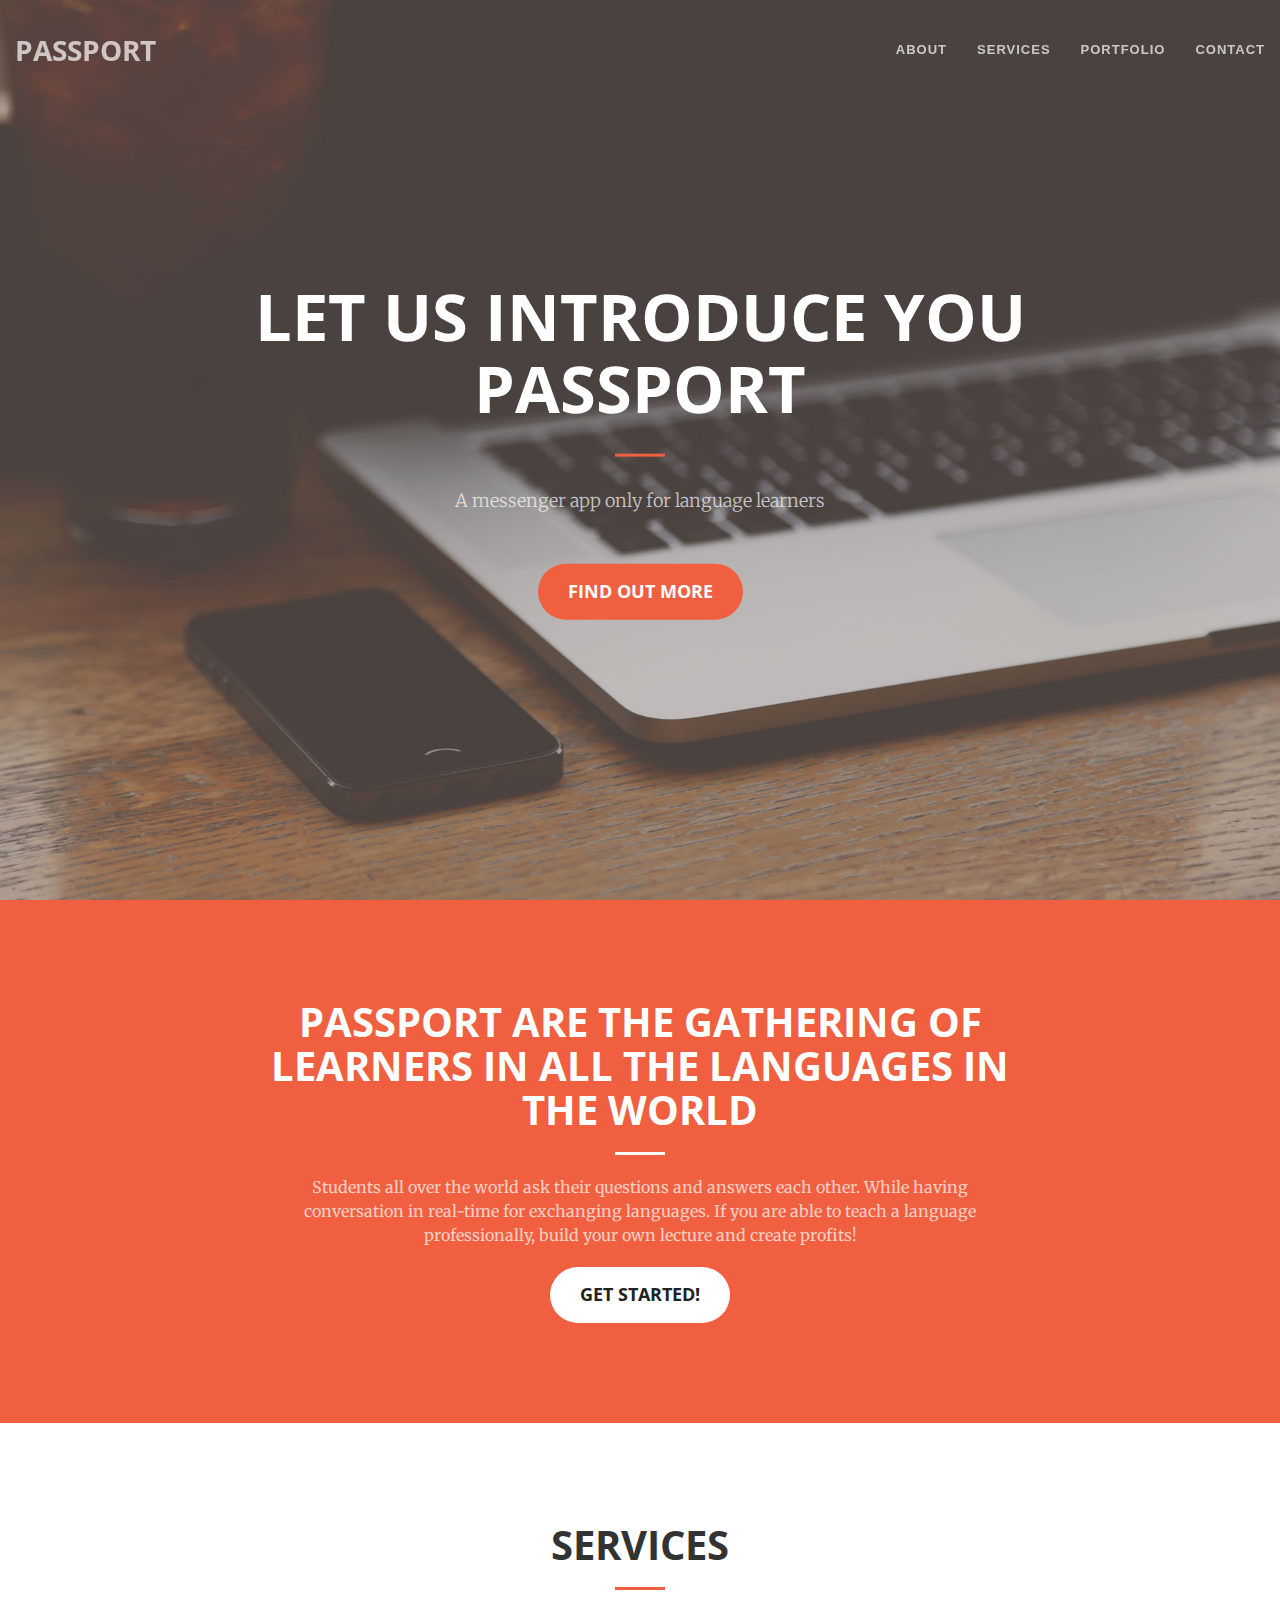
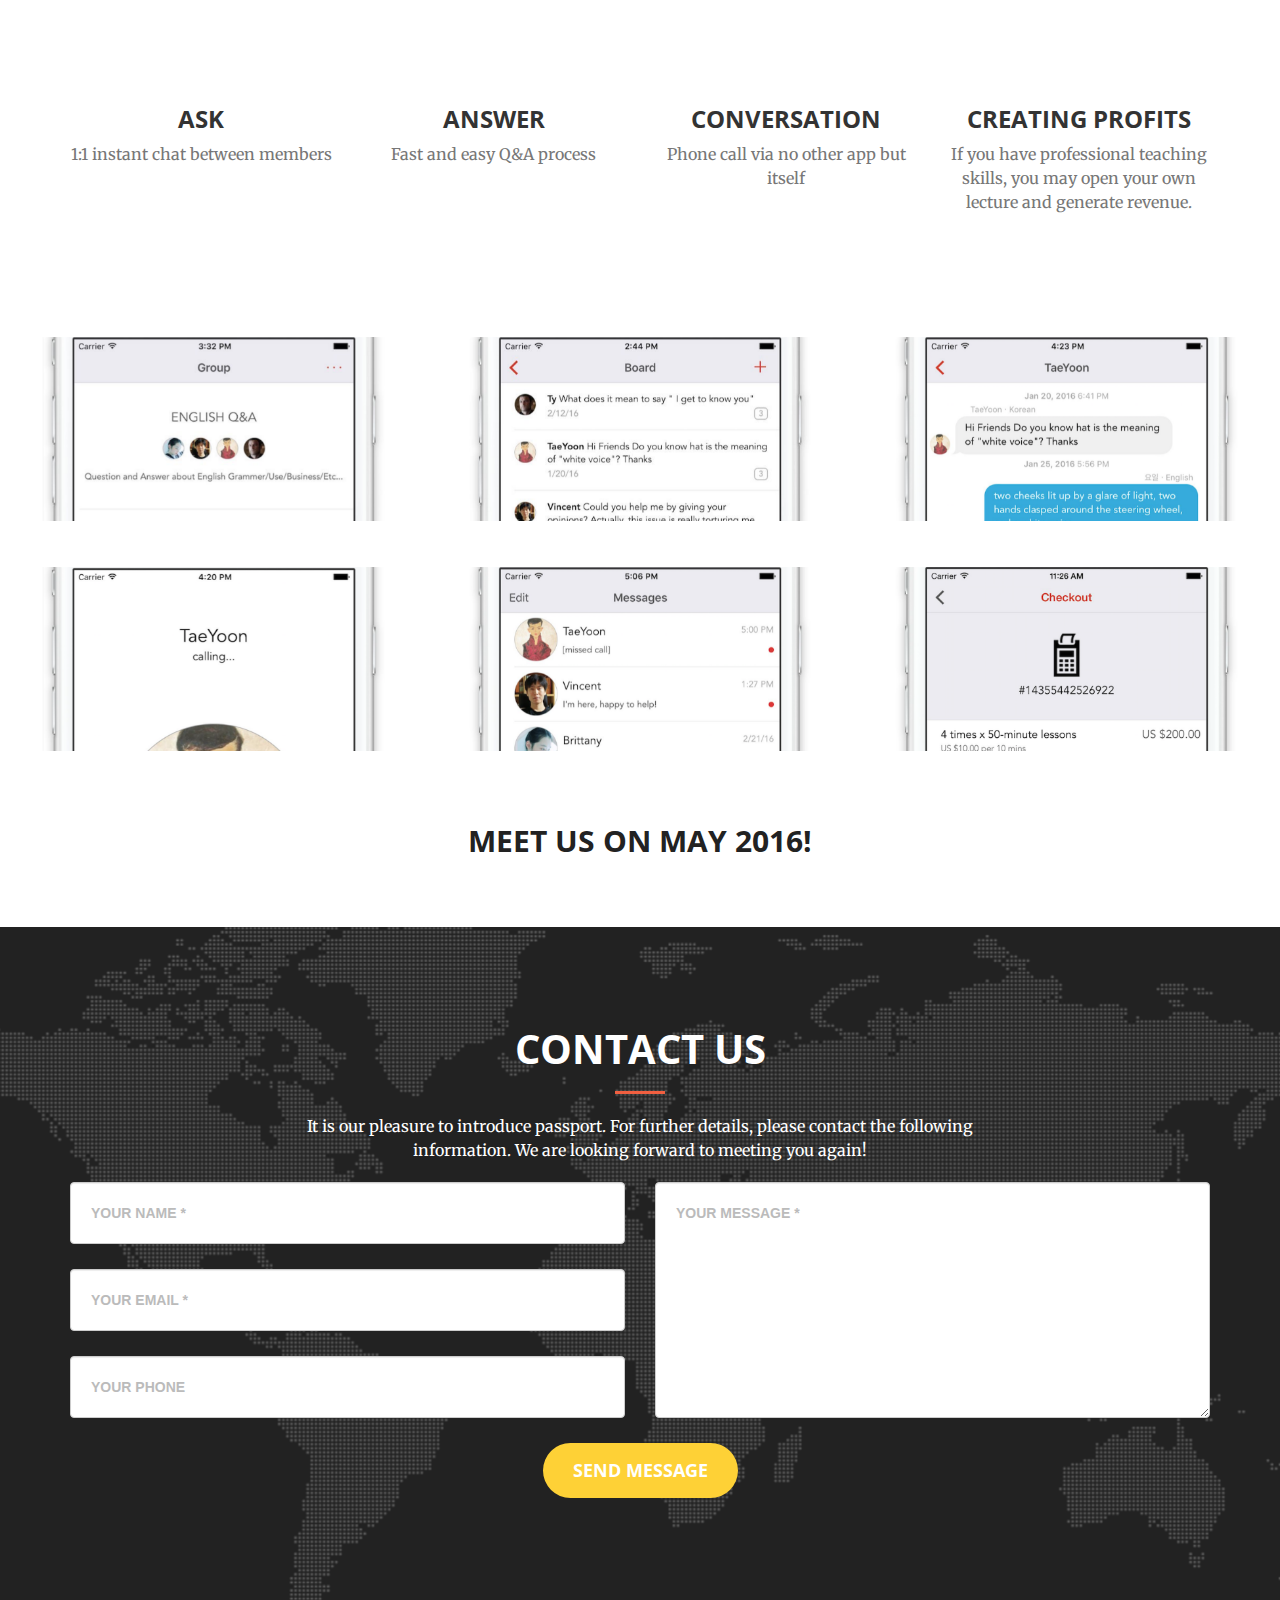
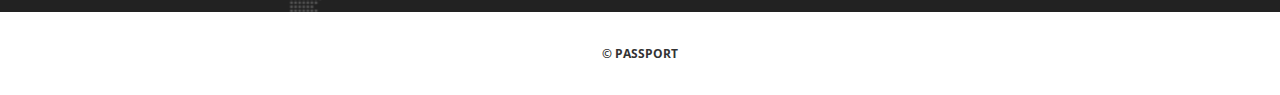
<file: index.html>
<META NAME="ROBOTS" CONTENT="NOINDEX, NOFOLLOW">
<!DOCTYPE html>
<html lang="en">

<head>

    <meta charset="utf-8">
    <meta http-equiv="X-UA-Compatible" content="IE=edge">
    <meta name="viewport" content="width=device-width, initial-scale=1">
    <meta name="description" content="">
    <meta name="author" content="">

    <title>passport</title>

    <!-- Bootstrap Core CSS -->
    <link rel="stylesheet" href="css/bootstrap.min.css" type="text/css">

    <!-- Custom Fonts -->
    <link href='http://fonts.googleapis.com/css?family=Open+Sans:300italic,400italic,600italic,700italic,800italic,400,300,600,700,800' rel='stylesheet' type='text/css'>
    <link href='http://fonts.googleapis.com/css?family=Merriweather:400,300,300italic,400italic,700,700italic,900,900italic' rel='stylesheet' type='text/css'>
    <link rel="stylesheet" href="font-awesome/css/font-awesome.min.css" type="text/css">

    <!-- Plugin CSS -->
    <link rel="stylesheet" href="css/animate.min.css" type="text/css">

    <!-- contact us/night -->
    <link href="css/agency.css" rel="stylesheet">
    <!-- Custom CSS -->
    <link rel="stylesheet" href="css/creative.css" type="text/css">


    <!-- HTML5 Shim and Respond.js IE8 support of HTML5 elements and media queries -->
    <!-- WARNING: Respond.js doesn't work if you view the page via file:// -->
    <!--[if lt IE 9]>
        <script src="https://oss.maxcdn.com/libs/html5shiv/3.7.0/html5shiv.js"></script>
        <script src="https://oss.maxcdn.com/libs/respond.js/1.4.2/respond.min.js"></script>
    <![endif]-->

</head>
<link rel="shortcut icon" href="favicon.ico">

<body id="page-top">

    <nav id="mainNav" class="navbar navbar-default navbar-fixed-top">
        <div class="container-fluid">
            <!-- Brand and toggle get grouped for better mobile display -->
            <div class="navbar-header">
                <button type="button" class="navbar-toggle collapsed" data-toggle="collapse" data-target="#bs-example-navbar-collapse-1">
                    <span class="sr-only">Toggle navigation</span>
                    <span class="icon-bar"></span>
                    <span class="icon-bar"></span>
                    <span class="icon-bar"></span>
                </button>
                <a class="navbar-brand page-scroll" href="#page-top">passport</a>
            </div>

            <!-- Collect the nav links, forms, and other content for toggling -->
            <div class="collapse navbar-collapse" id="bs-example-navbar-collapse-1">
                <ul class="nav navbar-nav navbar-right">
                    <li>
                        <a class="page-scroll" href="#about">About</a>
                    </li>
                    <li>
                        <a class="page-scroll" href="#services">Services</a>
                    </li>
                    <li>
                        <a class="page-scroll" href="#portfolio">Portfolio</a>
                    </li>
                    <li>
                        <a class="page-scroll" href="#contact">Contact</a>
                    </li>
                </ul>
            </div>
            <!-- /.navbar-collapse -->
        </div>
        <!-- /.container-fluid -->
    </nav>

    <header>
        <div class="header-content">
            <div class="header-content-inner">
                <h1>Let us introduce you passport</h1>
                <hr>
                <p>A messenger app only for language learners</p>
                <a href="#about" class="btn btn-primary btn-xl page-scroll">Find Out More</a>
            </div>
        </div>
    </header>

    <section class="bg-primary" id="about">
        <div class="container">
            <div class="row">
                <div class="col-lg-8 col-lg-offset-2 text-center">
                    <h2 class="section-heading">passport are the gathering of learners in all the languages in the world</h2>
                    <hr class="light">
                    <p class="text-faded">Students all over the world ask their questions and answers each other.
While having conversation in real-time for exchanging languages.
If you are able to teach a language professionally, build your own lecture and create profits!</p>
                    <a href="#services" class="page-scroll btn btn-default btn-xl">Get Started!</a>
                </div>
            </div>
        </div>
    </section>

    <section id="services">
        <div class="container">
            <div class="row">
                <div class="col-lg-12 text-center">
                    <h2 class="section-heading">Services</h2>
                    <hr class="primary">
                </div>
            </div>
        </div>
        <div class="container">
            <div class="row">
                <div class="col-lg-3 col-md-6 text-center">
                    <div class="service-box">
                        <i class="fa fa-4x fa-comment wow bounceIn text-primary"></i>
                        <h3>Ask</h3>
                        <p class="text-muted">1:1 instant chat between members</p>
                    </div>
                </div>
                <div class="col-lg-3 col-md-6 text-center">
                    <div class="service-box">
                        <i class="fa fa-4x fa-comments-o wow bounceIn text-primary" data-wow-delay=".1s"></i>
                        <h3>Answer</h3>
                        <p class="text-muted">Fast and easy Q&A process</p>
                    </div>
                </div>
                <div class="col-lg-3 col-md-6 text-center">
                    <div class="service-box">
                        <i class="fa fa-4x fa-phone wow bounceIn text-primary" data-wow-delay=".2s"></i>
                        <h3>Conversation</h3>
                        <p class="text-muted">Phone call via no other app but itself</p>
                    </div>
                </div>
                <div class="col-lg-3 col-md-6 text-center">
                    <div class="service-box">
                        <i class="fa fa-4x fa-usd wow bounceIn text-primary" data-wow-delay=".3s"></i>
                        <h3>Creating profits</h3>
                        <p class="text-muted">If you have professional teaching skills, you may open your own lecture and generate revenue.</p>
                    </div>
                </div>
            </div>
        </div>
    </section>

    <section class="no-padding" id="portfolio">
        <div class="container-fluid">
            <div class="row no-gutter">
                <div class="col-lg-4 col-sm-6">
                    <a href="#portfolioModal1" class="portfolio-box" data-toggle="modal">
                        <img src="img/portfolio/t1_frame.png" class="img-responsive" alt="">
                        <div class="portfolio-box-caption">
                            <div class="portfolio-box-caption-content">
                                <div class="project-name">
                                    Group
                                </div>
                            </div>
                        </div>
                    </a>
                </div>
                <div class="col-lg-4 col-sm-6">
                    <a href="#portfolioModal2" class="portfolio-box" data-toggle="modal">
                        <img src="img/portfolio/t2_frame.png" class="img-responsive" alt="">
                        <div class="portfolio-box-caption">
                            <div class="portfolio-box-caption-content">
                                <div class="project-name">
                                    Board(QA, Exchange, Lesson)
                                </div>
                            </div>
                        </div>
                    </a>
                </div>
                <div class="col-lg-4 col-sm-6">
                    <a href="#portfolioModal3" class="portfolio-box" data-toggle="modal">
                        <img src="img/portfolio/t3_frame.png" class="img-responsive" alt="">
                        <div class="portfolio-box-caption">
                            <div class="portfolio-box-caption-content">
                                <div class="project-name">
                                    Group Chat
                                </div>
                            </div>
                        </div>
                    </a>
                </div>
                <div class="col-lg-4 col-sm-6">
                    <a href="#portfolioModal4" class="portfolio-box" data-toggle="modal">
                        <img src="img/portfolio/t4_frame.png" class="img-responsive" alt="">
                        <div class="portfolio-box-caption">
                            <div class="portfolio-box-caption-content">
                                <div class="project-name">
                                    Call
                                </div>
                            </div>
                        </div>
                    </a>
                </div>
                <div class="col-lg-4 col-sm-6">
                    <a href="#portfolioModal5" class="portfolio-box" data-toggle="modal">
                        <img src="img/portfolio/t5_frame.png" class="img-responsive" alt="">
                        <div class="portfolio-box-caption">
                            <div class="portfolio-box-caption-content">
                                <div class="project-name">
                                  1:1 Chat
                                </div>
                            </div>
                        </div>
                    </a>
                </div>
                <div class="col-lg-4 col-sm-6">
                    <a href="#portfolioModal6" class="portfolio-box" data-toggle="modal">
                        <img src="img/portfolio/t6_frame.png" class="img-responsive" alt="">
                        <div class="portfolio-box-caption">
                            <div class="portfolio-box-caption-content">
                                <div class="project-name">
                                    Creating profits
                                </div>
                            </div>
                        </div>
                    </a>
                </div>
            </div>
        </div>
    </section>

    <aside class="bg-white">
        <div class="container text-center">
            <div class="call-to-action">
                <h2>Meet us on May 2016!</h2>
                <!-- <a href="#" class="btn btn-default btn-xl wow tada">Download Now!</a> -->
                <!-- <h3>Coming soon</h3> -->
            </div>
        </div>
    </aside>

    <!-- Contact Section/night -->
    <section id="contact">
        <div class="container">
            <div class="row">
                <div class="col-lg-12 text-center">
                    <h2 class="section-heading">Contact Us</h2>
                    <hr class="primary">
                    <div class="col-lg-8 col-lg-offset-2 text-center">
                        <p class="section-heading text-muted">It is our pleasure to introduce passport.
    For further details, please contact the following information.
    We are looking forward to meeting you again!</p></p>
                    </div>
                </div>
                <!-- <div class="col-lg-8 col-lg-offset-2 text-center">
                    <p class="section-subheading text-muted">It is our pleasure to introduce passport.
For further details, please contact the following information.
We are looking forward to meeting you again!</p>
                </div> -->
            </div>
            <div class="row">
                <div class="col-lg-12">
                    <form name="sentMessage" id="contactForm" novalidate>
                        <div class="row">
                            <div class="col-md-6">
                                <div class="form-group">
                                    <input type="text" class="form-control" placeholder="Your Name *" id="name" required data-validation-required-message="Please enter your name.">
                                    <p class="help-block text-danger"></p>
                                </div>
                                <div class="form-group">
                                    <input type="email" class="form-control" placeholder="Your Email *" id="email" required data-validation-required-message="Please enter your email address.">
                                    <p class="help-block text-danger"></p>
                                </div>
                                <div class="form-group">
                                    <!-- <input type="tel" class="form-control" placeholder="Your Phone" id="phone" required data-validation-required-message="Please enter your phone number."> -->
                                    <input type="tel" class="form-control" placeholder="Your Phone" id="phone">
                                    <p class="help-block text-danger"></p>
                                </div>
                            </div>
                            <div class="col-md-6">
                                <div class="form-group">
                                    <textarea class="form-control" placeholder="Your Message *" id="message" required data-validation-required-message="Please enter a message."></textarea>
                                    <p class="help-block text-danger"></p>
                                </div>
                            </div>
                            <div class="clearfix"></div>
                            <div class="col-lg-12 text-center">
                                <div id="success"></div>
                                <button type="submit" class="btn btn-xl">Send Message</button>
                            </div>
                        </div>
                    </form>
                </div>
            </div>
        </div>
    </section>

    <!-- Portfolio Modals -->
    <!-- Use the modals below to showcase details about your portfolio projects! -->

    <!-- Portfolio Modal 1/night -->
    <div class="portfolio-modal modal fade" id="portfolioModal1" tabindex="-1" role="dialog" aria-hidden="true">
        <div class="modal-content">
            <div class="close-modal" data-dismiss="modal">
                <div class="lr">
                    <div class="rl">
                    </div>
                </div>
            </div>
            <div class="container">
                <div class="row">
                    <div class="col-lg-8 col-lg-offset-2">
                        <div class="modal-body">
                            <!-- Project Details Go Here -->
                            <h2>Group</h2>
                            <p class="item-intro text-muted">Language QA, exchanges, and course channel are available.</p>
                            <img class="img-responsive img-centered" src="img/portfolio/t1_full.jpg" alt="">
                            <button type="button" class="btn btn-primary" data-dismiss="modal"><i class="fa fa-times"></i> Close</button>
                        </div>
                    </div>
                </div>
            </div>
        </div>
    </div>
    <!-- Portfolio Modal 2 -->
    <div class="portfolio-modal modal fade" id="portfolioModal2" tabindex="-1" role="dialog" aria-hidden="true">
        <div class="modal-content">
            <div class="close-modal" data-dismiss="modal">
                <div class="lr">
                    <div class="rl">
                    </div>
                </div>
            </div>
            <div class="container">
                <div class="row">
                    <div class="col-lg-8 col-lg-offset-2">
                        <div class="modal-body">
                            <h2>Board</h2>
                            <p class="item-intro text-muted">Ask about what you learn and teach what you know.</p>
                            <img class="img-responsive img-centered" src="img/portfolio/t2_full.jpg" alt="">
                            <button type="button" class="btn btn-primary" data-dismiss="modal"><i class="fa fa-times"></i> Close</button>
                        </div>
                    </div>
                </div>
            </div>
        </div>
    </div>

    <!-- Portfolio Modal 3 -->
    <div class="portfolio-modal modal fade" id="portfolioModal3" tabindex="-1" role="dialog" aria-hidden="true">
        <div class="modal-content">
            <div class="close-modal" data-dismiss="modal">
                <div class="lr">
                    <div class="rl">
                    </div>
                </div>
            </div>
            <div class="container">
                <div class="row">
                    <div class="col-lg-8 col-lg-offset-2">
                        <div class="modal-body">
                            <!-- Project Details Go Here -->
                            <h2>Group Chat</h2>
                            <p class="item-intro text-muted">Every channel is real-time group chatting.</p>
                            <img class="img-responsive img-centered" src="img/portfolio/t3_full.jpg" alt="">
                            <button type="button" class="btn btn-primary" data-dismiss="modal"><i class="fa fa-times"></i> Close</button>
                        </div>
                    </div>
                </div>
            </div>
        </div>
    </div>

    <!-- Portfolio Modal 4 -->
    <div class="portfolio-modal modal fade" id="portfolioModal4" tabindex="-1" role="dialog" aria-hidden="true">
        <div class="modal-content">
            <div class="close-modal" data-dismiss="modal">
                <div class="lr">
                    <div class="rl">
                    </div>
                </div>
            </div>
            <div class="container">
                <div class="row">
                    <div class="col-lg-8 col-lg-offset-2">
                        <div class="modal-body">
                            <!-- Project Details Go Here -->
                            <h2>Call</h2>
                            <p class="item-intro text-muted">1:1 VoIP call is provided.</p>
                            <img class="img-responsive img-centered" src="img/portfolio/t4_full.jpg" alt="">
                            <button type="button" class="btn btn-primary" data-dismiss="modal"><i class="fa fa-times"></i> Close</button>
                        </div>
                    </div>
                </div>
            </div>
        </div>
    </div>

    <!-- Portfolio Modal 5 -->
    <div class="portfolio-modal modal fade" id="portfolioModal5" tabindex="-1" role="dialog" aria-hidden="true">
        <div class="modal-content">
            <div class="close-modal" data-dismiss="modal">
                <div class="lr">
                    <div class="rl">
                    </div>
                </div>
            </div>
            <div class="container">
                <div class="row">
                    <div class="col-lg-8 col-lg-offset-2">
                        <div class="modal-body">
                            <!-- Project Details Go Here -->
                            <h2>1:1 Chat</h2>
                            <p class="item-intro text-muted">Personal chatting is available.</p>
                            <img class="img-responsive img-centered" src="img/portfolio/t5_full.jpg" alt="">
                            <button type="button" class="btn btn-primary" data-dismiss="modal"><i class="fa fa-times"></i> Close</button>
                        </div>
                    </div>
                </div>
            </div>
        </div>
    </div>

    <!-- Portfolio Modal 6 -->
    <div class="portfolio-modal modal fade" id="portfolioModal6" tabindex="-1" role="dialog" aria-hidden="true">
        <div class="modal-content">
            <div class="close-modal" data-dismiss="modal">
                <div class="lr">
                    <div class="rl">
                    </div>
                </div>
            </div>
            <div class="container">
                <div class="row">
                    <div class="col-lg-8 col-lg-offset-2">
                        <div class="modal-body">
                            <!-- Project Details Go Here -->
                            <h2>Creating profits</h2>
                            <p class="item-intro text-muted">Adjust your 1:1 lesson freely.</p>
                            <img class="img-responsive img-centered" src="img/portfolio/t6_full.jpg" alt="">
                            <button type="button" class="btn btn-primary" data-dismiss="modal"><i class="fa fa-times"></i> Close</button>
                        </div>
                    </div>
                </div>
            </div>
        </div>
    </div>

    <footer>
              <!-- <h6 class="center">© 2015 <a href="http://passport.com" target="_blank">passport</a></h6> -->
              <h6 class="center">© passport</h6>
          </footer>

    <!-- jQuery -->
    <script src="js/jquery.js"></script>

    <!-- Bootstrap Core JavaScript -->
    <script src="js/bootstrap.min.js"></script>

    <!-- Plugin JavaScript -->
    <script src="js/jquery.easing.min.js"></script>
    <script src="js/jquery.fittext.js"></script>
    <script src="js/wow.min.js"></script>

    <!-- Contact Form JavaScript/night -->
    <script src="js/jqBootstrapValidation.js"></script>
    <script src="js/contact_me.js"></script>

    <!-- Custom Theme JavaScript -->
    <script src="js/creative.js"></script>

</body>

</html>
</file>
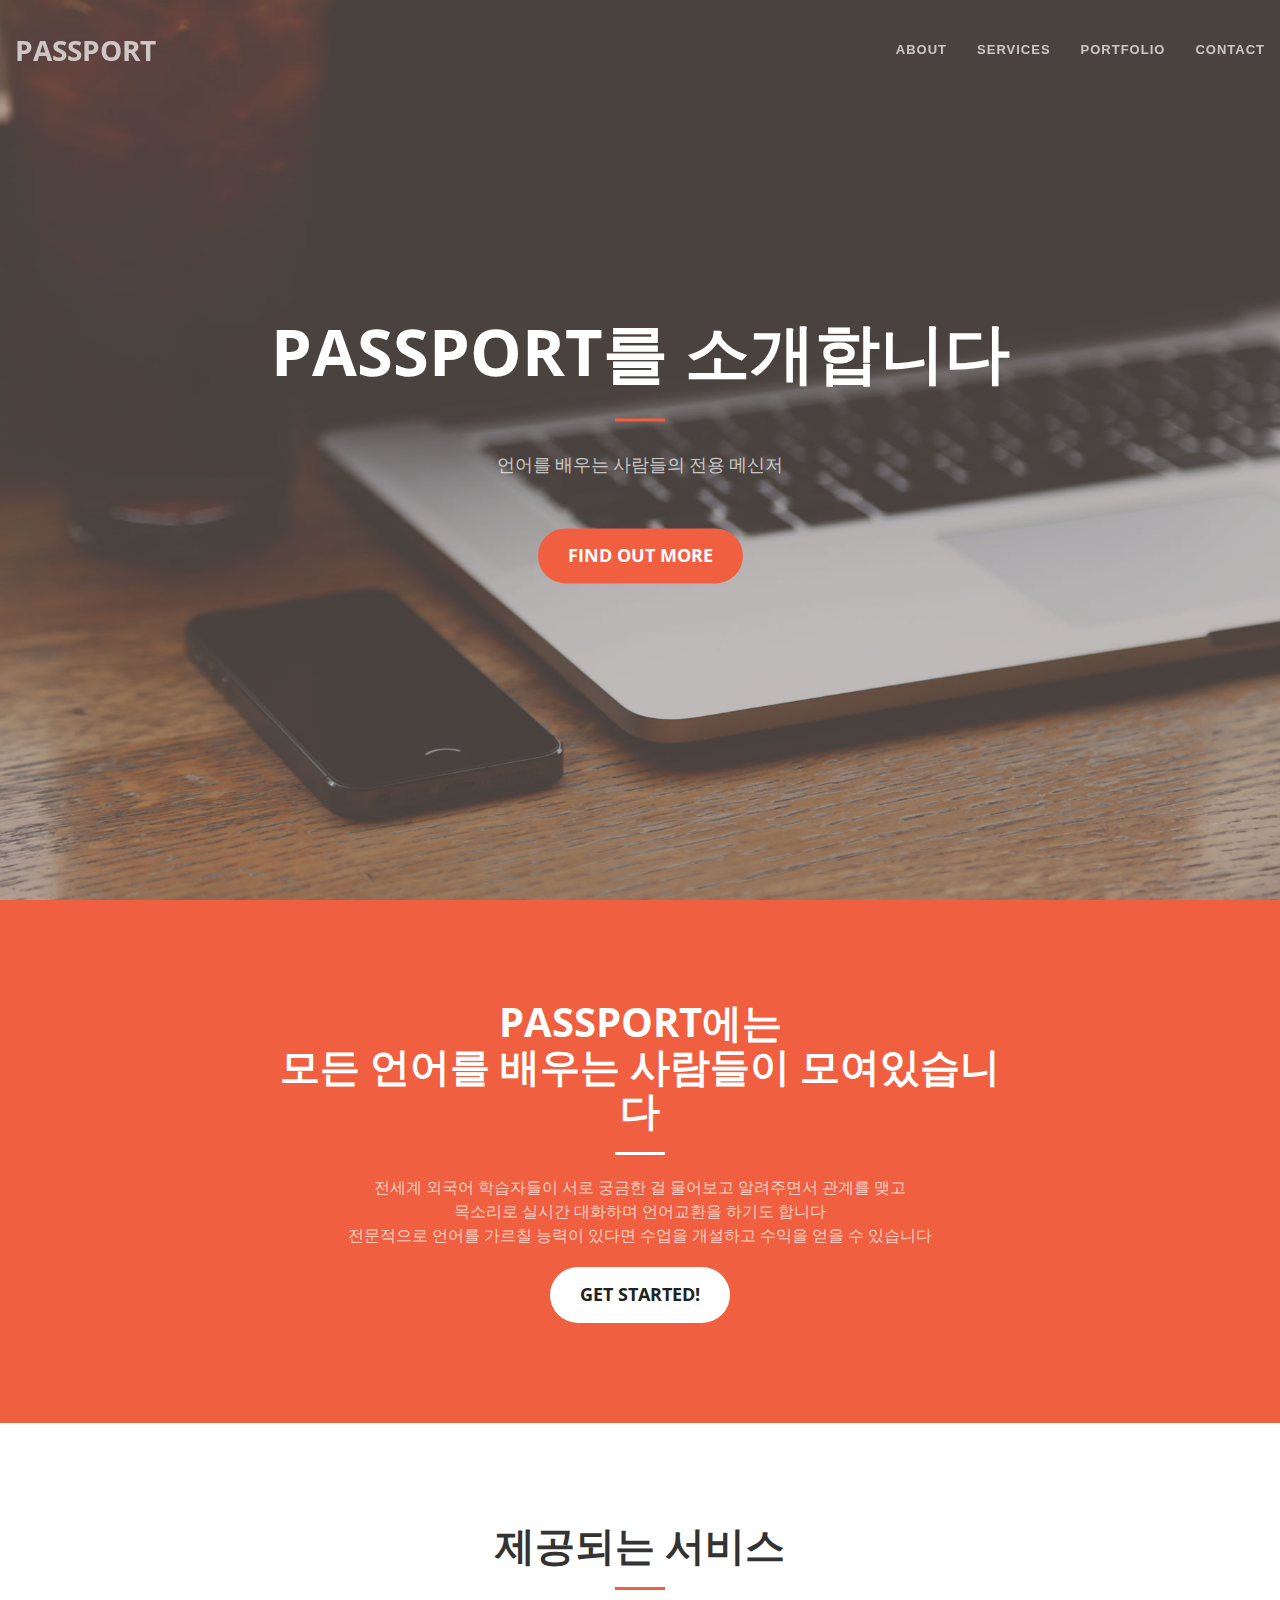
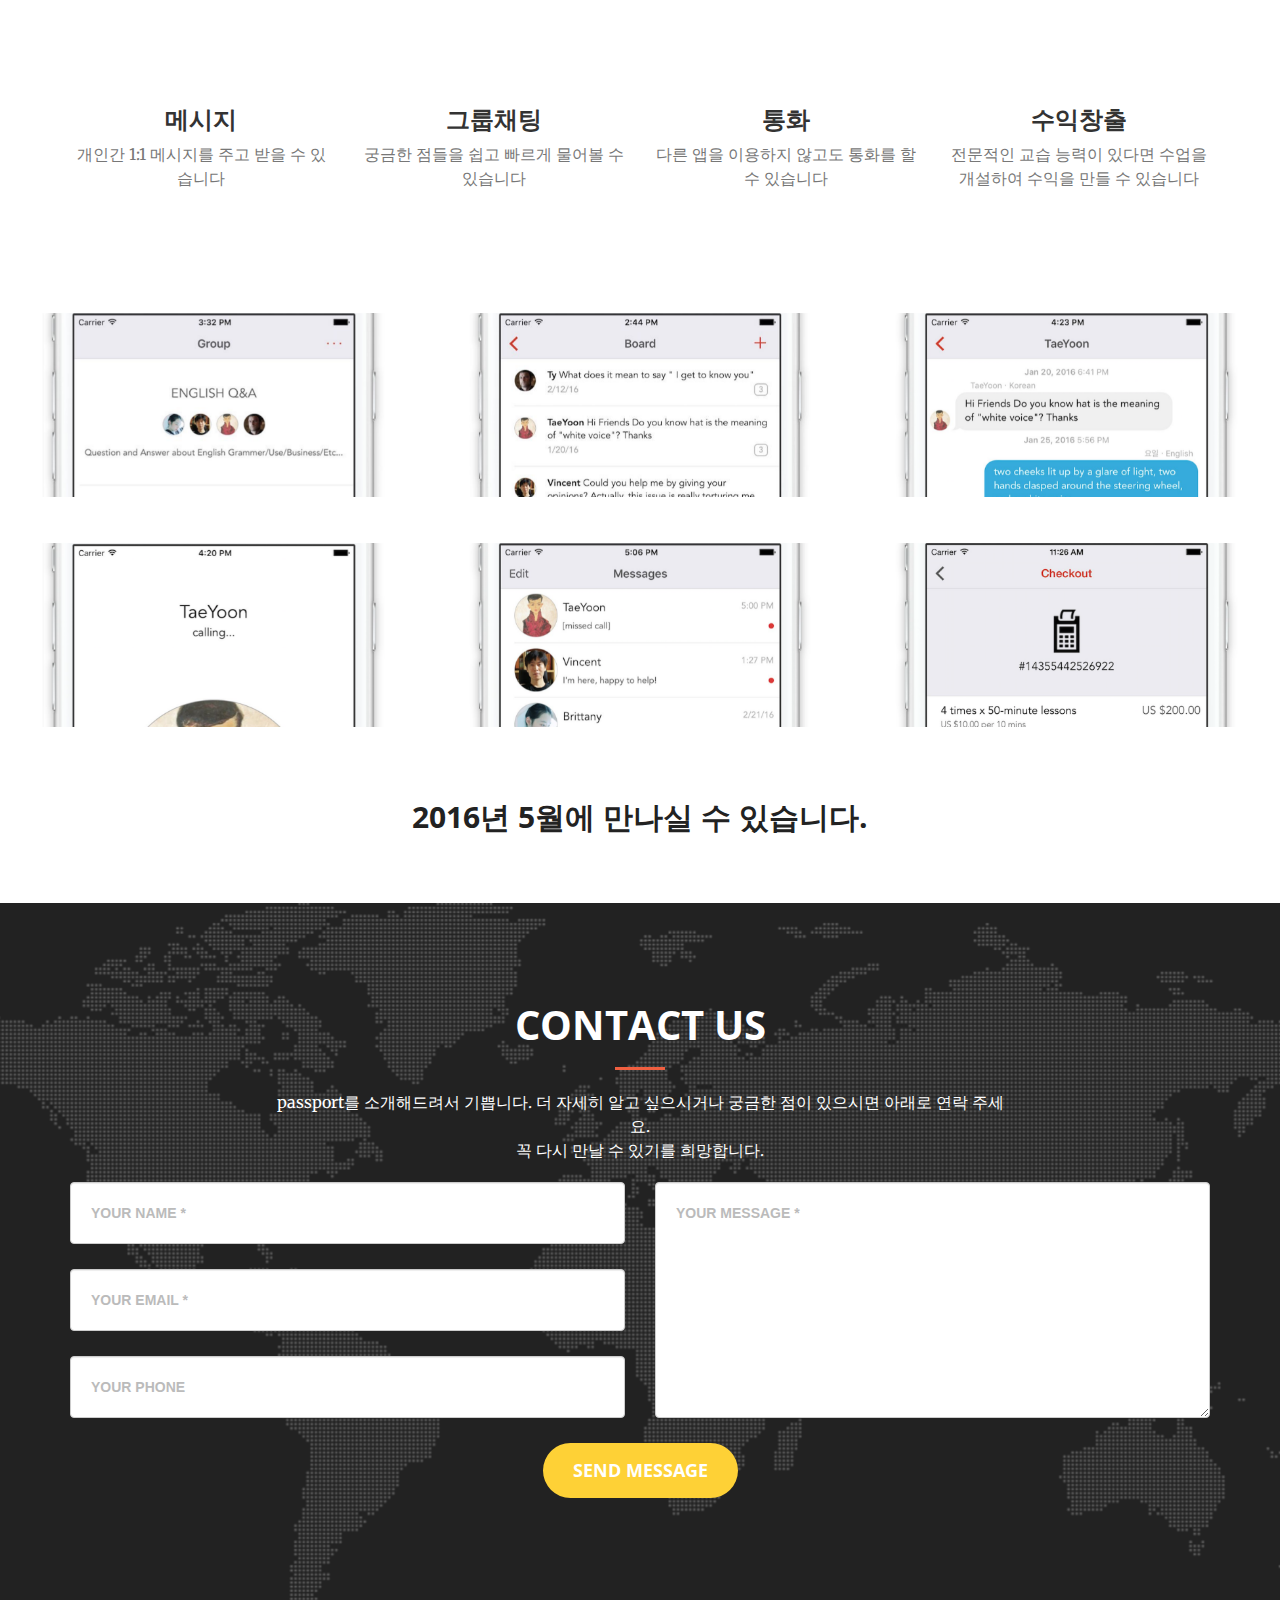
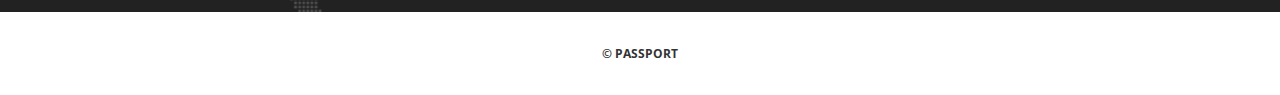
<file: ko/index.html>
<META NAME="ROBOTS" CONTENT="NOINDEX, NOFOLLOW">
<!DOCTYPE html>
<html lang="ko">

<head>

    <meta charset="utf-8">
    <meta http-equiv="X-UA-Compatible" content="IE=edge">
    <meta name="viewport" content="width=device-width, initial-scale=1">
    <meta name="description" content="">
    <meta name="author" content="">

    <title>passport</title>

    <!-- Bootstrap Core CSS -->
    <link rel="stylesheet" href="../../css/bootstrap.min.css" type="text/css">

    <!-- Custom Fonts -->
    <link href='http://fonts.googleapis.com/css?family=Open+Sans:300italic,400italic,600italic,700italic,800italic,400,300,600,700,800' rel='stylesheet' type='text/css'>
    <link href='http://fonts.googleapis.com/css?family=Merriweather:400,300,300italic,400italic,700,700italic,900,900italic' rel='stylesheet' type='text/css'>
    <link rel="stylesheet" href="../../font-awesome/css/font-awesome.min.css" type="text/css">

    <!-- Plugin CSS -->
    <link rel="stylesheet" href="../../css/animate.min.css" type="text/css">

    <!-- contact us/night -->
    <link href="../../css/agency.css" rel="stylesheet">
    <!-- Custom CSS -->
    <link rel="stylesheet" href="../../css/creative.css" type="text/css">


    <!-- HTML5 Shim and Respond.js IE8 support of HTML5 elements and media queries -->
    <!-- WARNING: Respond.js doesn't work if you view the page via file:// -->
    <!--[if lt IE 9]>
        <script src="https://oss.maxcdn.com/libs/html5shiv/3.7.0/html5shiv.js"></script>
        <script src="https://oss.maxcdn.com/libs/respond.js/1.4.2/respond.min.js"></script>
    <![endif]-->

</head>
<link rel="shortcut icon" href="../favicon.ico">

<body id="page-top">

    <nav id="mainNav" class="navbar navbar-default navbar-fixed-top">
        <div class="container-fluid">
            <!-- Brand and toggle get grouped for better mobile display -->
            <div class="navbar-header">
                <button type="button" class="navbar-toggle collapsed" data-toggle="collapse" data-target="#bs-example-navbar-collapse-1">
                    <span class="sr-only">Toggle navigation</span>
                    <span class="icon-bar"></span>
                    <span class="icon-bar"></span>
                    <span class="icon-bar"></span>
                </button>
                <a class="navbar-brand page-scroll" href="#page-top">passport</a>
            </div>

            <!-- Collect the nav links, forms, and other content for toggling -->
            <div class="collapse navbar-collapse" id="bs-example-navbar-collapse-1">
                <ul class="nav navbar-nav navbar-right">
                    <li>
                        <a class="page-scroll" href="#about">About</a>
                    </li>
                    <li>
                        <a class="page-scroll" href="#services">Services</a>
                    </li>
                    <li>
                        <a class="page-scroll" href="#portfolio">Portfolio</a>
                    </li>
                    <li>
                        <a class="page-scroll" href="#contact">Contact</a>
                    </li>
                </ul>
            </div>
            <!-- /.navbar-collapse -->
        </div>
        <!-- /.container-fluid -->
    </nav>

    <header>
        <div class="header-content">
            <div class="header-content-inner">
                <h1>passport를 소개합니다</h1>
                <hr>
                <p>언어를 배우는 사람들의 전용 메신저</p>
                <!-- <p>언어를 배우는 사람들을 위한 메신저 앱</p> -->
                <a href="#about" class="btn btn-primary btn-xl page-scroll">Find Out More</a>
            </div>
        </div>
    </header>

    <section class="bg-primary" id="about">
        <div class="container">
            <div class="row">
                <div class="col-lg-8 col-lg-offset-2 text-center">
                    <!-- <h2 class="section-heading">언어를 배우는 조금 쉬운 방법</h2> -->
                    <h2 class="section-heading">passport에는<br>모든 언어를 배우는 사람들이 모여있습니다</h2>
                    <hr class="light">
                    <!-- <p class="text-faded">passport는 모든 언어를 배우는 사람들을 위한 공간입니다. <br>이제 빠르게 물어보고, 쉽게 이해하고, 직접 대화하면서 즐겁게 언어를 배울 수 있습니다. <br>분명 도움이 될 거에요. 함께 시작해 봐요.</p> -->
                    <!-- <p class="text-faded">전세계 외국어 학습자들이 서로 궁금한 걸 물어보고, 알려주면서 관계를 맺어갑니다.<br>그렇게 가까워진 사람들끼리 목소리로 대화하며 서로의 언어를 교환합니다.<br>전문적으로 언어를 가르칠 능력이 있다면 수업을 개설하고 수익을 얻을 수 있습니다.</p> -->
                    <p class="text-faded">전세계 외국어 학습자들이 서로 궁금한 걸 물어보고 알려주면서 관계를 맺고<br>목소리로 실시간 대화하며 언어교환을 하기도 합니다<br>전문적으로 언어를 가르칠 능력이 있다면 수업을 개설하고 수익을 얻을 수 있습니다</p>

                    <a href="#services" class="page-scroll btn btn-default btn-xl">Get Started!</a>
                </div>
            </div>
        </div>
    </section>

    <section id="services">
        <div class="container">
            <div class="row">
                <div class="col-lg-12 text-center">
                    <h2 class="section-heading">제공되는 서비스</h2>
                    <hr class="primary">
                </div>
            </div>
        </div>
        <div class="container">
            <div class="row">
                <div class="col-lg-3 col-md-6 text-center">
                    <div class="service-box">
                        <i class="fa fa-4x fa-comment wow bounceIn text-primary"></i>
                        <h3>메시지</h3>
                        <p class="text-muted">개인간 1:1 메시지를 주고 받을 수 있습니다</p>
                    </div>
                </div>
                <div class="col-lg-3 col-md-6 text-center">
                    <div class="service-box">
                        <i class="fa fa-4x fa-comments-o wow bounceIn text-primary" data-wow-delay=".1s"></i>
                        <h3>그룹채팅</h3>
                        <p class="text-muted">궁금한 점들을 쉽고 빠르게 물어볼 수 있습니다</p>
                    </div>
                </div>
                <div class="col-lg-3 col-md-6 text-center">
                    <div class="service-box">
                        <i class="fa fa-4x fa-phone wow bounceIn text-primary" data-wow-delay=".2s"></i>
                        <h3>통화</h3>
                        <p class="text-muted">다른 앱을 이용하지 않고도 통화를 할 수 있습니다</p>
                    </div>
                </div>
                <div class="col-lg-3 col-md-6 text-center">
                    <div class="service-box">
                        <!-- <i class="fa fa-4x fa-heart wow bounceIn text-primary" data-wow-delay=".3s"></i> -->
                        <i class="fa fa-4x fa-usd wow bounceIn text-primary" data-wow-delay=".3s"></i>
                        <h3>수익창출</h3>
                        <p class="text-muted">전문적인 교습 능력이 있다면 수업을 개설하여 수익을 만들 수 있습니다</p>
                    </div>
                </div>
            </div>
        </div>
    </section>

    <section class="no-padding" id="portfolio">
        <div class="container-fluid">
            <div class="row no-gutter">
                <div class="col-lg-4 col-sm-6">
                    <!-- <a href="#" class="portfolio-box"> -->
                    <!-- <a href="#portfolioModal1" class="portfolio-link" data-toggle="modal"> -->
                    <a href="#portfolioModal1" class="portfolio-box" data-toggle="modal">
                        <img src="../../img/portfolio/t1_frame.png" class="img-responsive" alt="">
                        <div class="portfolio-box-caption">
                            <div class="portfolio-box-caption-content">
                                <!-- <div class="project-category text-faded">
                                    Category
                                </div> -->
                                <div class="project-name">
                                    그룹
                                </div>
                            </div>
                        </div>
                    </a>
                </div>
                <div class="col-lg-4 col-sm-6">
                    <a href="#portfolioModal2" class="portfolio-box" data-toggle="modal">
                        <img src="../../img/portfolio/t2_frame.png" class="img-responsive" alt="">
                        <div class="portfolio-box-caption">
                            <div class="portfolio-box-caption-content">
                                <!-- <div class="project-category text-faded">
                                    Category
                                </div> -->
                                <div class="project-name">
                                    QA보드(언어교환, 1:1 lessons)
                                </div>
                            </div>
                        </div>
                    </a>
                </div>
                <div class="col-lg-4 col-sm-6">
                    <a href="#portfolioModal3" class="portfolio-box" data-toggle="modal">
                        <img src="../../img/portfolio/t3_frame.png" class="img-responsive" alt="">
                        <div class="portfolio-box-caption">
                            <div class="portfolio-box-caption-content">
                                <!-- <div class="project-category text-faded">
                                    Category
                                </div> -->
                                <div class="project-name">
                                    그룹 채팅
                                </div>
                            </div>
                        </div>
                    </a>
                </div>
                <div class="col-lg-4 col-sm-6">
                    <a href="#portfolioModal4" class="portfolio-box" data-toggle="modal">
                        <img src="../../img/portfolio/t4_frame.png" class="img-responsive" alt="">
                        <div class="portfolio-box-caption">
                            <div class="portfolio-box-caption-content">
                                <!-- <div class="project-category text-faded">
                                    Category
                                </div> -->
                                <div class="project-name">
                                    통화
                                </div>
                            </div>
                        </div>
                    </a>
                </div>
                <div class="col-lg-4 col-sm-6">
                    <a href="#portfolioModal5" class="portfolio-box" data-toggle="modal">
                        <img src="../../img/portfolio/t5_frame.png" class="img-responsive" alt="">
                        <div class="portfolio-box-caption">
                            <div class="portfolio-box-caption-content">
                                <!-- <div class="project-category text-faded">
                                    Category
                                </div> -->
                                <div class="project-name">
                                  <!-- 튜터소개탭  -->
                                    1:1 채팅
                                </div>
                            </div>
                        </div>
                    </a>
                </div>
                <div class="col-lg-4 col-sm-6">
                    <a href="#portfolioModal6" class="portfolio-box" data-toggle="modal">
                        <img src="../../img/portfolio/t6_frame.png" class="img-responsive" alt="">
                        <div class="portfolio-box-caption">
                            <div class="portfolio-box-caption-content">
                                <!-- <div class="project-category text-faded">
                                    Category
                                </div> -->
                                <div class="project-name">
                                    수익
                                </div>
                            </div>
                        </div>
                    </a>
                </div>
            </div>
        </div>
    </section>

    <aside class="bg-white">
        <div class="container text-center">
            <div class="call-to-action">
                <h2>2016년 5월에 만나실 수 있습니다.</h2>
                <!-- <a href="#" class="btn btn-default btn-xl wow tada">Download Now!</a> -->
                <!-- <h3>Coming soon</h3> -->
            </div>
        </div>
    </aside>

    <!-- <section id="contact">
        <div class="container">
            <div class="row">
                <div class="col-lg-8 col-lg-offset-2 text-center">
                    <h2 class="section-heading">Let's Get In Touch!</h2>
                    <hr class="primary">
                    <p>Ready to start your next project with us? That's great! Give us a call or send us an email and we will get back to you as soon as possible!</p>
                    <p></p>
                </div>
                <div class="col-lg-4 col-lg-offset-2 text-center">
                    <i class="fa fa-phone fa-3x wow bounceIn"></i>
                    <p>123-456-6789</p>
                </div>
                <div class="col-lg-4 text-center">
                    <i class="fa fa-envelope-o fa-3x wow bounceIn" data-wow-delay=".1s"></i>
                    <p><a href="mailto:your-email@your-domain.com">feedback@startbootstrap.com</a></p>
                </div>
            </div>
        </div>
    </section> -->

    <!-- Contact Section/night -->
    <section id="contact">
        <div class="container">
            <div class="row">
                <div class="col-lg-12 text-center">
                    <h2 class="section-heading">Contact Us</h2>
                    <hr class="primary">
                    <!-- <p class="section-subheading text-muted">Ready to start your next project with us? That's great! Give us a call or send us an email and we will get back to you as soon as possible!</p> -->
                    <div class="col-lg-8 col-lg-offset-2 text-center">
                        <p class="section-heading text-muted">passport를 소개해드려서 기쁩니다. 더 자세히 알고 싶으시거나 궁금한 점이 있으시면 아래로 연락 주세요.<br>꼭 다시 만날 수 있기를 희망합니다.</p>
                    </div>
                </div>

            </div>
            <div class="row">
                <div class="col-lg-12">
                    <form name="sentMessage" id="contactForm" novalidate>
                        <div class="row">
                            <div class="col-md-6">
                                <div class="form-group">
                                    <input type="text" class="form-control" placeholder="Your Name *" id="name" required data-validation-required-message="Please enter your name.">
                                    <p class="help-block text-danger"></p>
                                </div>
                                <div class="form-group">
                                    <input type="email" class="form-control" placeholder="Your Email *" id="email" required data-validation-required-message="Please enter your email address.">
                                    <p class="help-block text-danger"></p>
                                </div>
                                <div class="form-group">
                                    <!-- <input type="tel" class="form-control" placeholder="Your Phone" id="phone" required data-validation-required-message="Please enter your phone number."> -->
                                    <input type="tel" class="form-control" placeholder="Your Phone" id="phone">
                                    <p class="help-block text-danger"></p>
                                </div>
                            </div>
                            <div class="col-md-6">
                                <div class="form-group">
                                    <textarea class="form-control" placeholder="Your Message *" id="message" required data-validation-required-message="Please enter a message."></textarea>
                                    <p class="help-block text-danger"></p>
                                </div>
                            </div>
                            <div class="clearfix"></div>
                            <div class="col-lg-12 text-center">
                                <div id="success"></div>
                                <button type="submit" class="btn btn-xl">Send Message</button>
                            </div>
                        </div>
                    </form>
                </div>
            </div>
        </div>
    </section>

    <!-- Portfolio Modals -->
    <!-- Use the modals below to showcase details about your portfolio projects! -->

    <!-- Portfolio Modal 1/night -->
    <div class="portfolio-modal modal fade" id="portfolioModal1" tabindex="-1" role="dialog" aria-hidden="true">
        <div class="modal-content">
            <div class="close-modal" data-dismiss="modal">
                <div class="lr">
                    <div class="rl">
                    </div>
                </div>
            </div>
            <div class="container">
                <div class="row">
                    <div class="col-lg-8 col-lg-offset-2">
                        <div class="modal-body">
                            <!-- Project Details Go Here -->
                            <h2>Group</h2>
                            <p class="item-intro text-muted">각 언어별로 세 개의 그룹이 제공됩니다.<br>궁금한 내용을 묻고 답하는 QA그룹,<br>서로의 언어를 교환하는 언어교환 그룹,<br>프리미엄 유저와의 1:1 수업이 가능한 레슨 보드가 존재합니다.<br>(* 레슨 보드는 서비스 초기에는 제외됩니다.)</p>
                            <img class="img-responsive img-centered" src="../../img/portfolio/t1_full.jpg" alt="">
                            <button type="button" class="btn btn-primary" data-dismiss="modal"><i class="fa fa-times"></i> Close</button>
                        </div>
                    </div>
                </div>
            </div>
        </div>
    </div>
    <!-- Portfolio Modal 2 -->
    <div class="portfolio-modal modal fade" id="portfolioModal2" tabindex="-1" role="dialog" aria-hidden="true">
        <div class="modal-content">
            <div class="close-modal" data-dismiss="modal">
                <div class="lr">
                    <div class="rl">
                    </div>
                </div>
            </div>
            <div class="container">
                <div class="row">
                    <div class="col-lg-8 col-lg-offset-2">
                        <div class="modal-body">
                            <h2>Board</h2>
                            <p class="item-intro text-muted"></p>
                            <img class="img-responsive img-centered" src="../../img/portfolio/t2_full.jpg" alt="">
                            <button type="button" class="btn btn-primary" data-dismiss="modal"><i class="fa fa-times"></i> Close</button>
                        </div>
                    </div>
                </div>
            </div>
        </div>
    </div>

    <!-- Portfolio Modal 3 -->
    <div class="portfolio-modal modal fade" id="portfolioModal3" tabindex="-1" role="dialog" aria-hidden="true">
        <div class="modal-content">
            <div class="close-modal" data-dismiss="modal">
                <div class="lr">
                    <div class="rl">
                    </div>
                </div>
            </div>
            <div class="container">
                <div class="row">
                    <div class="col-lg-8 col-lg-offset-2">
                        <div class="modal-body">
                            <!-- Project Details Go Here -->
                            <h2>Group Chat</h2>
                            <p class="item-intro text-muted">QA보드, 언어교환 보드, 1:1 레슨보드에서는 실시간 그룹 채팅으로 대화가 진행됩니다.</p>
                            <img class="img-responsive img-centered" src="../../img/portfolio/t3_full.jpg" alt="">
                            <button type="button" class="btn btn-primary" data-dismiss="modal"><i class="fa fa-times"></i> Close</button>
                        </div>
                    </div>
                </div>
            </div>
        </div>
    </div>

    <!-- Portfolio Modal 4 -->
    <div class="portfolio-modal modal fade" id="portfolioModal4" tabindex="-1" role="dialog" aria-hidden="true">
        <div class="modal-content">
            <div class="close-modal" data-dismiss="modal">
                <div class="lr">
                    <div class="rl">
                    </div>
                </div>
            </div>
            <div class="container">
                <div class="row">
                    <div class="col-lg-8 col-lg-offset-2">
                        <div class="modal-body">
                            <!-- Project Details Go Here -->
                            <h2>Call</h2>
                            <p class="item-intro text-muted">목소리로 직접 대화할 수 있도록 VoIP 통화 기능을 제공합니다.<br>1:1레슨, 언어교환을 위해 사용됩니다.</p>
                            <img class="img-responsive img-centered" src="../../img/portfolio/t4_full.jpg" alt="">
                            <button type="button" class="btn btn-primary" data-dismiss="modal"><i class="fa fa-times"></i> Close</button>
                        </div>
                    </div>
                </div>
            </div>
        </div>
    </div>

    <!-- Portfolio Modal 5 -->
    <div class="portfolio-modal modal fade" id="portfolioModal5" tabindex="-1" role="dialog" aria-hidden="true">
        <div class="modal-content">
            <div class="close-modal" data-dismiss="modal">
                <div class="lr">
                    <div class="rl">
                    </div>
                </div>
            </div>
            <div class="container">
                <div class="row">
                    <div class="col-lg-8 col-lg-offset-2">
                        <div class="modal-body">
                            <!-- Project Details Go Here -->
                            <h2>Messages</h2>
                            <p class="item-intro text-muted">사용자 누구와도 1:1채팅으로 대화할 수 있습니다.</p>
                            <img class="img-responsive img-centered" src="../../img/portfolio/t5_full.jpg" alt="">
                            <button type="button" class="btn btn-primary" data-dismiss="modal"><i class="fa fa-times"></i> Close</button>
                        </div>
                    </div>
                </div>
            </div>
        </div>
    </div>

    <!-- Portfolio Modal 6 -->
    <div class="portfolio-modal modal fade" id="portfolioModal6" tabindex="-1" role="dialog" aria-hidden="true">
        <div class="modal-content">
            <div class="close-modal" data-dismiss="modal">
                <div class="lr">
                    <div class="rl">
                    </div>
                </div>
            </div>
            <div class="container">
                <div class="row">
                    <div class="col-lg-8 col-lg-offset-2">
                        <div class="modal-body">
                            <!-- Project Details Go Here -->
                            <h2>Lessons</h2>
                            <p class="item-intro text-muted">서로의 스케쥴과 사정에 맞춰 1:1 수업을 개설합니다.<br>전문적인 교습 능력이 있다면 수업을 개설하여 수익을 만들 수 있습니다</p>
                            <img class="img-responsive img-centered" src="../../img/portfolio/t6_full.jpg" alt="">
                            <button type="button" class="btn btn-primary" data-dismiss="modal"><i class="fa fa-times"></i> Close</button>
                        </div>
                    </div>
                </div>
            </div>
        </div>
    </div>

    <footer>
              <!-- <h6 class="center">© 2015 <a href="http://passport.com" target="_blank">passport</a></h6> -->
              <h6 class="center">© passport</h6>
          </footer>

    <!-- jQuery -->
    <script src="../../js/jquery.js"></script>

    <!-- Bootstrap Core JavaScript -->
    <script src="../../js/bootstrap.min.js"></script>

    <!-- Plugin JavaScript -->
    <script src="../../js/jquery.easing.min.js"></script>
    <script src="../../js/jquery.fittext.js"></script>
    <script src="../../js/wow.min.js"></script>

    <!-- Contact Form JavaScript/night -->
    <script src="../../js/jqBootstrapValidation.js"></script>
    <script src="../../js/contact_me.js"></script>

    <!-- Custom Theme JavaScript -->
    <script src="../../js/creative.js"></script>

</body>

</html>
</file>
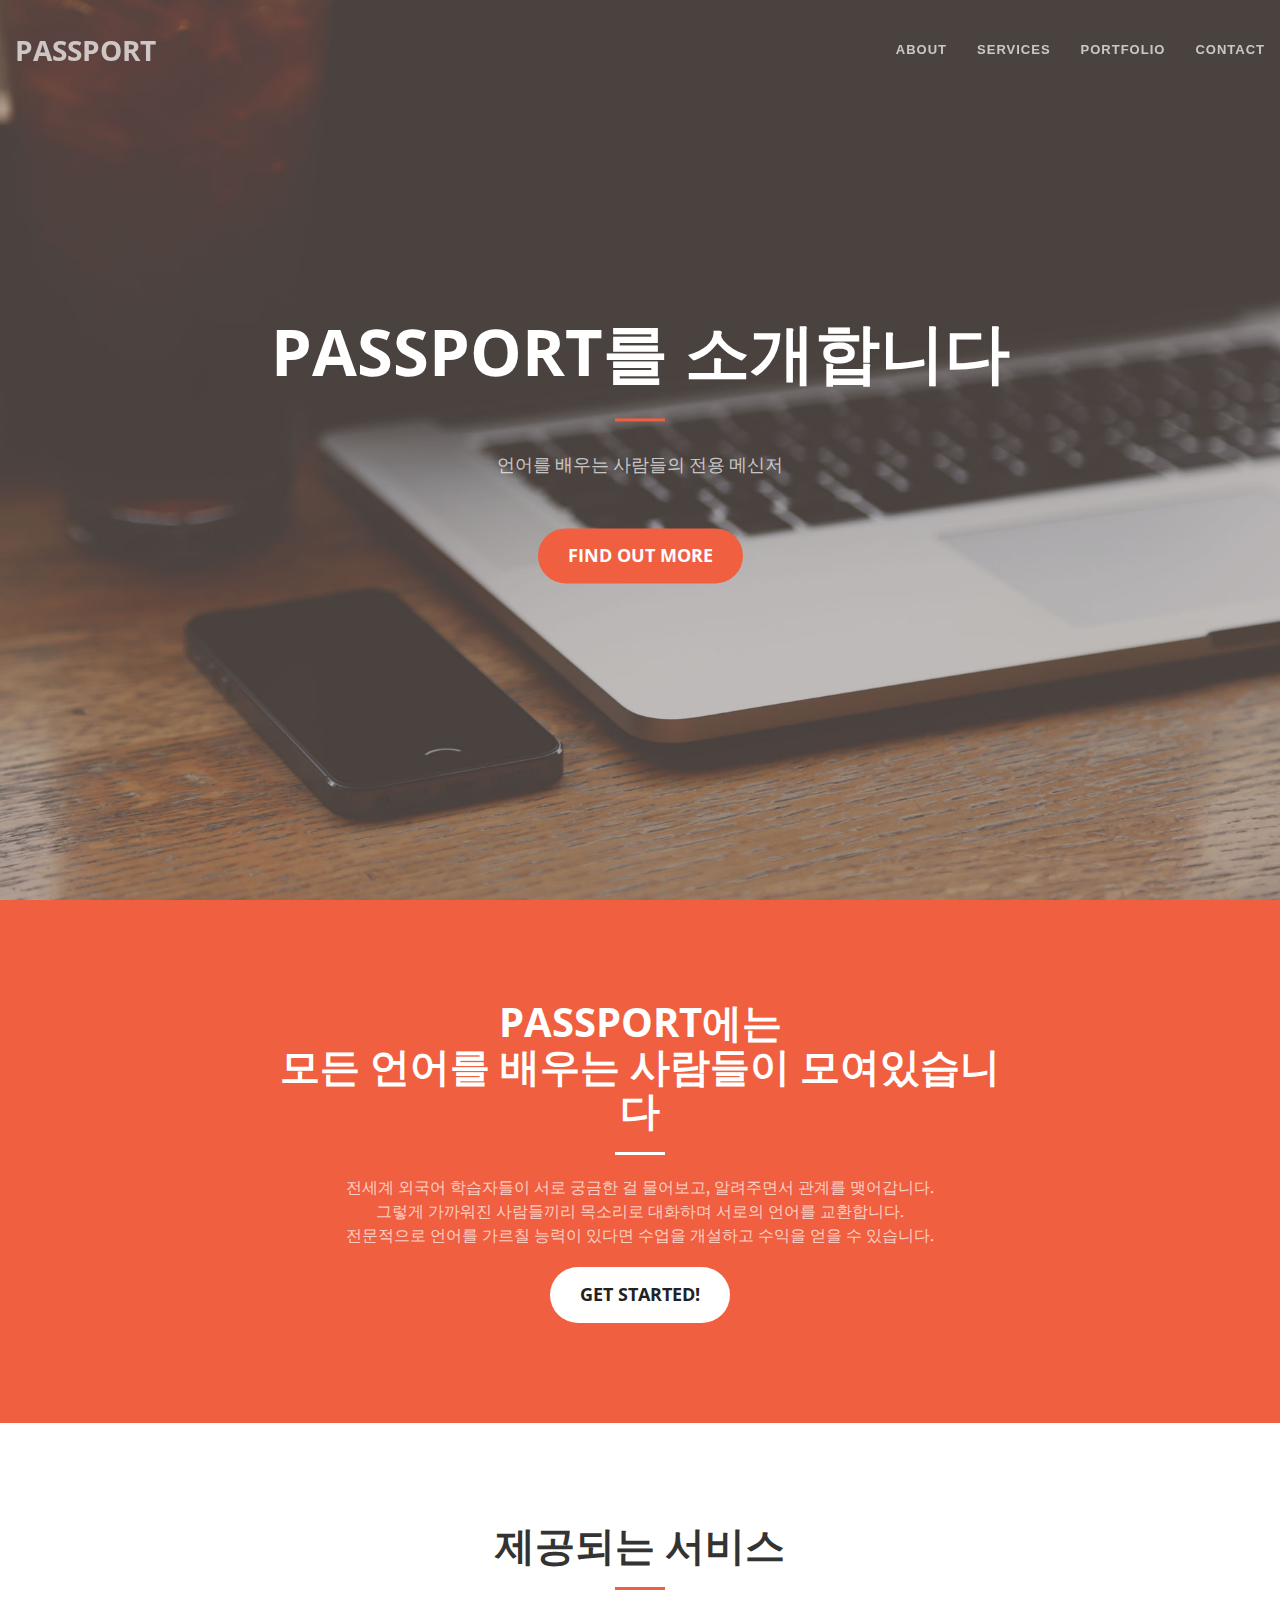
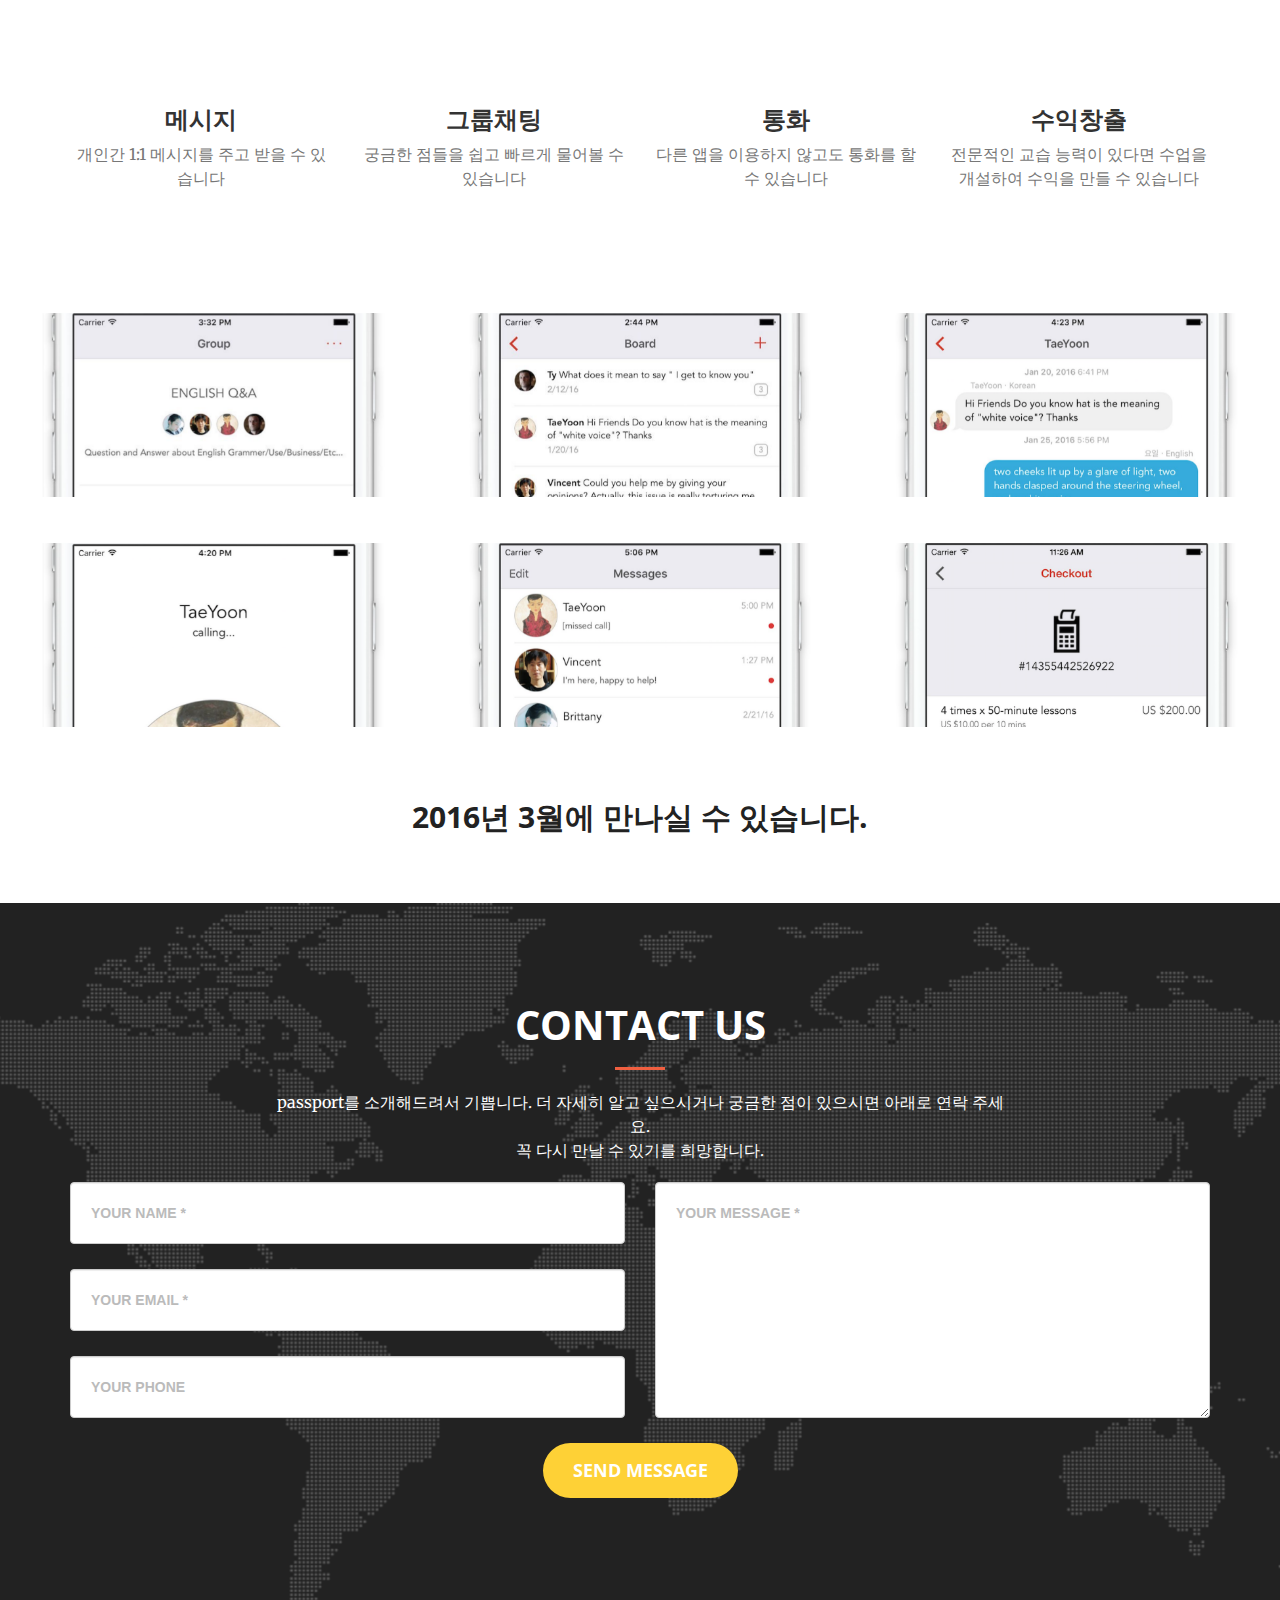
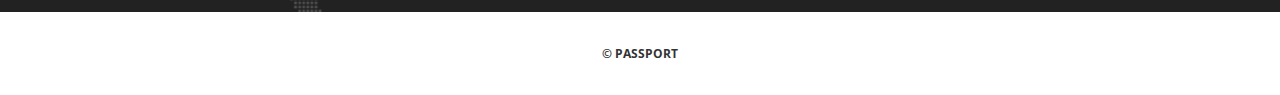
<file: ko/invest/index.html>
<META NAME="ROBOTS" CONTENT="NOINDEX, NOFOLLOW">
<!DOCTYPE html>
<html lang="ko">

<head>

    <meta charset="utf-8">
    <meta http-equiv="X-UA-Compatible" content="IE=edge">
    <meta name="viewport" content="width=device-width, initial-scale=1">
    <meta name="description" content="">
    <meta name="author" content="">

    <title>passport</title>

    <!-- Bootstrap Core CSS -->
    <link rel="stylesheet" href="../../css/bootstrap.min.css" type="text/css">

    <!-- Custom Fonts -->
    <link href='http://fonts.googleapis.com/css?family=Open+Sans:300italic,400italic,600italic,700italic,800italic,400,300,600,700,800' rel='stylesheet' type='text/css'>
    <link href='http://fonts.googleapis.com/css?family=Merriweather:400,300,300italic,400italic,700,700italic,900,900italic' rel='stylesheet' type='text/css'>
    <link rel="stylesheet" href="../../font-awesome/css/font-awesome.min.css" type="text/css">

    <!-- Plugin CSS -->
    <link rel="stylesheet" href="../../css/animate.min.css" type="text/css">

    <!-- contact us/night -->
    <link href="../../css/agency.css" rel="stylesheet">
    <!-- Custom CSS -->
    <link rel="stylesheet" href="../../css/creative.css" type="text/css">


    <!-- HTML5 Shim and Respond.js IE8 support of HTML5 elements and media queries -->
    <!-- WARNING: Respond.js doesn't work if you view the page via file:// -->
    <!--[if lt IE 9]>
        <script src="https://oss.maxcdn.com/libs/html5shiv/3.7.0/html5shiv.js"></script>
        <script src="https://oss.maxcdn.com/libs/respond.js/1.4.2/respond.min.js"></script>
    <![endif]-->

</head>
<link rel="shortcut icon" href="favicon.ico">

<body id="page-top">

    <nav id="mainNav" class="navbar navbar-default navbar-fixed-top">
        <div class="container-fluid">
            <!-- Brand and toggle get grouped for better mobile display -->
            <div class="navbar-header">
                <button type="button" class="navbar-toggle collapsed" data-toggle="collapse" data-target="#bs-example-navbar-collapse-1">
                    <span class="sr-only">Toggle navigation</span>
                    <span class="icon-bar"></span>
                    <span class="icon-bar"></span>
                    <span class="icon-bar"></span>
                </button>
                <a class="navbar-brand page-scroll" href="#page-top">passport</a>
            </div>

            <!-- Collect the nav links, forms, and other content for toggling -->
            <div class="collapse navbar-collapse" id="bs-example-navbar-collapse-1">
                <ul class="nav navbar-nav navbar-right">
                    <li>
                        <a class="page-scroll" href="#about">About</a>
                    </li>
                    <li>
                        <a class="page-scroll" href="#services">Services</a>
                    </li>
                    <li>
                        <a class="page-scroll" href="#portfolio">Portfolio</a>
                    </li>
                    <li>
                        <a class="page-scroll" href="#contact">Contact</a>
                    </li>
                </ul>
            </div>
            <!-- /.navbar-collapse -->
        </div>
        <!-- /.container-fluid -->
    </nav>

    <header>
        <div class="header-content">
            <div class="header-content-inner">
                <h1>passport를 소개합니다</h1>
                <hr>
                <p>언어를 배우는 사람들의 전용 메신저</p>
                <!-- <p>언어를 배우는 사람들을 위한 메신저 앱</p> -->
                <a href="#about" class="btn btn-primary btn-xl page-scroll">Find Out More</a>
            </div>
        </div>
    </header>

    <section class="bg-primary" id="about">
        <div class="container">
            <div class="row">
                <div class="col-lg-8 col-lg-offset-2 text-center">
                    <!-- <h2 class="section-heading">언어를 배우는 조금 쉬운 방법</h2> -->
                    <h2 class="section-heading">passport에는<br>모든 언어를 배우는 사람들이 모여있습니다</h2>
                    <hr class="light">
                    <!-- <p class="text-faded">passport는 모든 언어를 배우는 사람들을 위한 공간입니다. <br>이제 빠르게 물어보고, 쉽게 이해하고, 직접 대화하면서 즐겁게 언어를 배울 수 있습니다. <br>분명 도움이 될 거에요. 함께 시작해 봐요.</p> -->
                    <p class="text-faded">전세계 외국어 학습자들이 서로 궁금한 걸 물어보고, 알려주면서 관계를 맺어갑니다.<br>그렇게 가까워진 사람들끼리 목소리로 대화하며 서로의 언어를 교환합니다.<br>전문적으로 언어를 가르칠 능력이 있다면 수업을 개설하고 수익을 얻을 수 있습니다.</p>
                    <a href="#services" class="page-scroll btn btn-default btn-xl">Get Started!</a>
                </div>
            </div>
        </div>
    </section>

    <section id="services">
        <div class="container">
            <div class="row">
                <div class="col-lg-12 text-center">
                    <h2 class="section-heading">제공되는 서비스</h2>
                    <hr class="primary">
                </div>
            </div>
        </div>
        <div class="container">
            <div class="row">
                <div class="col-lg-3 col-md-6 text-center">
                    <div class="service-box">
                        <i class="fa fa-4x fa-comment wow bounceIn text-primary"></i>
                        <h3>메시지</h3>
                        <p class="text-muted">개인간 1:1 메시지를 주고 받을 수 있습니다</p>
                    </div>
                </div>
                <div class="col-lg-3 col-md-6 text-center">
                    <div class="service-box">
                        <i class="fa fa-4x fa-comments-o wow bounceIn text-primary" data-wow-delay=".1s"></i>
                        <h3>그룹채팅</h3>
                        <p class="text-muted">궁금한 점들을 쉽고 빠르게 물어볼 수 있습니다</p>
                    </div>
                </div>
                <div class="col-lg-3 col-md-6 text-center">
                    <div class="service-box">
                        <i class="fa fa-4x fa-phone wow bounceIn text-primary" data-wow-delay=".2s"></i>
                        <h3>통화</h3>
                        <p class="text-muted">다른 앱을 이용하지 않고도 통화를 할 수 있습니다</p>
                    </div>
                </div>
                <div class="col-lg-3 col-md-6 text-center">
                    <div class="service-box">
                        <!-- <i class="fa fa-4x fa-heart wow bounceIn text-primary" data-wow-delay=".3s"></i> -->
                        <i class="fa fa-4x fa-usd wow bounceIn text-primary" data-wow-delay=".3s"></i>
                        <h3>수익창출</h3>
                        <p class="text-muted">전문적인 교습 능력이 있다면 수업을 개설하여 수익을 만들 수 있습니다</p>
                    </div>
                </div>
            </div>
        </div>
    </section>

    <section class="no-padding" id="portfolio">
        <div class="container-fluid">
            <div class="row no-gutter">
                <div class="col-lg-4 col-sm-6">
                    <!-- <a href="#" class="portfolio-box"> -->
                    <!-- <a href="#portfolioModal1" class="portfolio-link" data-toggle="modal"> -->
                    <a href="#portfolioModal1" class="portfolio-box" data-toggle="modal">
                        <img src="../../img/portfolio/t1_frame.png" class="img-responsive" alt="">
                        <div class="portfolio-box-caption">
                            <div class="portfolio-box-caption-content">
                                <!-- <div class="project-category text-faded">
                                    Category
                                </div> -->
                                <div class="project-name">
                                    그룹
                                </div>
                            </div>
                        </div>
                    </a>
                </div>
                <div class="col-lg-4 col-sm-6">
                    <a href="#portfolioModal2" class="portfolio-box" data-toggle="modal">
                        <img src="../../img/portfolio/t2_frame.png" class="img-responsive" alt="">
                        <div class="portfolio-box-caption">
                            <div class="portfolio-box-caption-content">
                                <!-- <div class="project-category text-faded">
                                    Category
                                </div> -->
                                <div class="project-name">
                                    QA보드(언어교환, 1:1 lessons)
                                </div>
                            </div>
                        </div>
                    </a>
                </div>
                <div class="col-lg-4 col-sm-6">
                    <a href="#portfolioModal3" class="portfolio-box" data-toggle="modal">
                        <img src="../../img/portfolio/t3_frame.png" class="img-responsive" alt="">
                        <div class="portfolio-box-caption">
                            <div class="portfolio-box-caption-content">
                                <!-- <div class="project-category text-faded">
                                    Category
                                </div> -->
                                <div class="project-name">
                                    그룹 채팅
                                </div>
                            </div>
                        </div>
                    </a>
                </div>
                <div class="col-lg-4 col-sm-6">
                    <a href="#portfolioModal4" class="portfolio-box" data-toggle="modal">
                        <img src="../../img/portfolio/t4_frame.png" class="img-responsive" alt="">
                        <div class="portfolio-box-caption">
                            <div class="portfolio-box-caption-content">
                                <!-- <div class="project-category text-faded">
                                    Category
                                </div> -->
                                <div class="project-name">
                                    통화
                                </div>
                            </div>
                        </div>
                    </a>
                </div>
                <div class="col-lg-4 col-sm-6">
                    <a href="#portfolioModal5" class="portfolio-box" data-toggle="modal">
                        <img src="../../img/portfolio/t5_frame.png" class="img-responsive" alt="">
                        <div class="portfolio-box-caption">
                            <div class="portfolio-box-caption-content">
                                <!-- <div class="project-category text-faded">
                                    Category
                                </div> -->
                                <div class="project-name">
                                  <!-- 튜터소개탭  -->
                                    1:1 채팅
                                </div>
                            </div>
                        </div>
                    </a>
                </div>
                <div class="col-lg-4 col-sm-6">
                    <a href="#portfolioModal6" class="portfolio-box" data-toggle="modal">
                        <img src="../../img/portfolio/t6_frame.png" class="img-responsive" alt="">
                        <div class="portfolio-box-caption">
                            <div class="portfolio-box-caption-content">
                                <!-- <div class="project-category text-faded">
                                    Category
                                </div> -->
                                <div class="project-name">
                                    수익
                                </div>
                            </div>
                        </div>
                    </a>
                </div>
            </div>
        </div>
    </section>

    <aside class="bg-white">
        <div class="container text-center">
            <div class="call-to-action">
                <h2>2016년 3월에 만나실 수 있습니다.</h2>
                <!-- <a href="#" class="btn btn-default btn-xl wow tada">Download Now!</a> -->
                <!-- <h3>Coming soon</h3> -->
            </div>
        </div>
    </aside>

    <!-- <section id="contact">
        <div class="container">
            <div class="row">
                <div class="col-lg-8 col-lg-offset-2 text-center">
                    <h2 class="section-heading">Let's Get In Touch!</h2>
                    <hr class="primary">
                    <p>Ready to start your next project with us? That's great! Give us a call or send us an email and we will get back to you as soon as possible!</p>
                    <p></p>
                </div>
                <div class="col-lg-4 col-lg-offset-2 text-center">
                    <i class="fa fa-phone fa-3x wow bounceIn"></i>
                    <p>123-456-6789</p>
                </div>
                <div class="col-lg-4 text-center">
                    <i class="fa fa-envelope-o fa-3x wow bounceIn" data-wow-delay=".1s"></i>
                    <p><a href="mailto:your-email@your-domain.com">feedback@startbootstrap.com</a></p>
                </div>
            </div>
        </div>
    </section> -->

    <!-- Contact Section/night -->
    <section id="contact">
        <div class="container">
            <div class="row">
                <div class="col-lg-12 text-center">
                    <h2 class="section-heading">Contact Us</h2>
                    <hr class="primary">
                    <!-- <p class="section-subheading text-muted">Ready to start your next project with us? That's great! Give us a call or send us an email and we will get back to you as soon as possible!</p> -->
                    <div class="col-lg-8 col-lg-offset-2 text-center">
                        <p class="section-heading text-muted">passport를 소개해드려서 기쁩니다. 더 자세히 알고 싶으시거나 궁금한 점이 있으시면 아래로 연락 주세요.<br>꼭 다시 만날 수 있기를 희망합니다.</p>
                    </div>
                </div>

            </div>
            <div class="row">
                <div class="col-lg-12">
                    <form name="sentMessage" id="contactForm" novalidate>
                        <div class="row">
                            <div class="col-md-6">
                                <div class="form-group">
                                    <input type="text" class="form-control" placeholder="Your Name *" id="name" required data-validation-required-message="Please enter your name.">
                                    <p class="help-block text-danger"></p>
                                </div>
                                <div class="form-group">
                                    <input type="email" class="form-control" placeholder="Your Email *" id="email" required data-validation-required-message="Please enter your email address.">
                                    <p class="help-block text-danger"></p>
                                </div>
                                <div class="form-group">
                                    <!-- <input type="tel" class="form-control" placeholder="Your Phone" id="phone" required data-validation-required-message="Please enter your phone number."> -->
                                    <input type="tel" class="form-control" placeholder="Your Phone" id="phone">
                                    <p class="help-block text-danger"></p>
                                </div>
                            </div>
                            <div class="col-md-6">
                                <div class="form-group">
                                    <textarea class="form-control" placeholder="Your Message *" id="message" required data-validation-required-message="Please enter a message."></textarea>
                                    <p class="help-block text-danger"></p>
                                </div>
                            </div>
                            <div class="clearfix"></div>
                            <div class="col-lg-12 text-center">
                                <div id="success"></div>
                                <button type="submit" class="btn btn-xl">Send Message</button>
                            </div>
                        </div>
                    </form>
                </div>
            </div>
        </div>
    </section>

    <!-- Portfolio Modals -->
    <!-- Use the modals below to showcase details about your portfolio projects! -->

    <!-- Portfolio Modal 1/night -->
    <div class="portfolio-modal modal fade" id="portfolioModal1" tabindex="-1" role="dialog" aria-hidden="true">
        <div class="modal-content">
            <div class="close-modal" data-dismiss="modal">
                <div class="lr">
                    <div class="rl">
                    </div>
                </div>
            </div>
            <div class="container">
                <div class="row">
                    <div class="col-lg-8 col-lg-offset-2">
                        <div class="modal-body">
                            <!-- Project Details Go Here -->
                            <h2>Group</h2>
                            <p class="item-intro text-muted">각 언어별로 세 개의 그룹이 제공됩니다.<br>궁금한 내용을 묻고 답하는 QA그룹,<br>서로의 언어를 교환하는 언어교환 그룹,<br>프리미엄 유저와의 1:1 수업이 가능한 레슨 보드가 존재합니다.<br>(* 레슨 보드는 서비스 초기에는 제외됩니다.)</p>
                            <img class="img-responsive img-centered" src="../../img/portfolio/t1_full.jpg" alt="">
                            <button type="button" class="btn btn-primary" data-dismiss="modal"><i class="fa fa-times"></i> Close</button>
                        </div>
                    </div>
                </div>
            </div>
        </div>
    </div>
    <!-- Portfolio Modal 2 -->
    <div class="portfolio-modal modal fade" id="portfolioModal2" tabindex="-1" role="dialog" aria-hidden="true">
        <div class="modal-content">
            <div class="close-modal" data-dismiss="modal">
                <div class="lr">
                    <div class="rl">
                    </div>
                </div>
            </div>
            <div class="container">
                <div class="row">
                    <div class="col-lg-8 col-lg-offset-2">
                        <div class="modal-body">
                            <h2>Board</h2>
                            <p class="item-intro text-muted"></p>
                            <img class="img-responsive img-centered" src="../../img/portfolio/t2_full.jpg" alt="">
                            <button type="button" class="btn btn-primary" data-dismiss="modal"><i class="fa fa-times"></i> Close</button>
                        </div>
                    </div>
                </div>
            </div>
        </div>
    </div>

    <!-- Portfolio Modal 3 -->
    <div class="portfolio-modal modal fade" id="portfolioModal3" tabindex="-1" role="dialog" aria-hidden="true">
        <div class="modal-content">
            <div class="close-modal" data-dismiss="modal">
                <div class="lr">
                    <div class="rl">
                    </div>
                </div>
            </div>
            <div class="container">
                <div class="row">
                    <div class="col-lg-8 col-lg-offset-2">
                        <div class="modal-body">
                            <!-- Project Details Go Here -->
                            <h2>Group Chat</h2>
                            <p class="item-intro text-muted">QA보드, 언어교환 보드, 1:1 레슨보드에서는 실시간 그룹 채팅으로 대화가 진행됩니다.</p>
                            <img class="img-responsive img-centered" src="../../img/portfolio/t3_full.jpg" alt="">
                            <button type="button" class="btn btn-primary" data-dismiss="modal"><i class="fa fa-times"></i> Close</button>
                        </div>
                    </div>
                </div>
            </div>
        </div>
    </div>

    <!-- Portfolio Modal 4 -->
    <div class="portfolio-modal modal fade" id="portfolioModal4" tabindex="-1" role="dialog" aria-hidden="true">
        <div class="modal-content">
            <div class="close-modal" data-dismiss="modal">
                <div class="lr">
                    <div class="rl">
                    </div>
                </div>
            </div>
            <div class="container">
                <div class="row">
                    <div class="col-lg-8 col-lg-offset-2">
                        <div class="modal-body">
                            <!-- Project Details Go Here -->
                            <h2>Call</h2>
                            <p class="item-intro text-muted">목소리로 직접 대화할 수 있도록 VoIP 통화 기능을 제공합니다.<br>1:1레슨, 언어교환을 위해 사용됩니다.</p>
                            <img class="img-responsive img-centered" src="../../img/portfolio/t4_full.jpg" alt="">
                            <button type="button" class="btn btn-primary" data-dismiss="modal"><i class="fa fa-times"></i> Close</button>
                        </div>
                    </div>
                </div>
            </div>
        </div>
    </div>

    <!-- Portfolio Modal 5 -->
    <div class="portfolio-modal modal fade" id="portfolioModal5" tabindex="-1" role="dialog" aria-hidden="true">
        <div class="modal-content">
            <div class="close-modal" data-dismiss="modal">
                <div class="lr">
                    <div class="rl">
                    </div>
                </div>
            </div>
            <div class="container">
                <div class="row">
                    <div class="col-lg-8 col-lg-offset-2">
                        <div class="modal-body">
                            <!-- Project Details Go Here -->
                            <h2>Messages</h2>
                            <p class="item-intro text-muted">사용자 누구와도 1:1채팅으로 대화할 수 있습니다.</p>
                            <img class="img-responsive img-centered" src="../../img/portfolio/t5_full.jpg" alt="">
                            <button type="button" class="btn btn-primary" data-dismiss="modal"><i class="fa fa-times"></i> Close</button>
                        </div>
                    </div>
                </div>
            </div>
        </div>
    </div>

    <!-- Portfolio Modal 6 -->
    <div class="portfolio-modal modal fade" id="portfolioModal6" tabindex="-1" role="dialog" aria-hidden="true">
        <div class="modal-content">
            <div class="close-modal" data-dismiss="modal">
                <div class="lr">
                    <div class="rl">
                    </div>
                </div>
            </div>
            <div class="container">
                <div class="row">
                    <div class="col-lg-8 col-lg-offset-2">
                        <div class="modal-body">
                            <!-- Project Details Go Here -->
                            <h2>Lessons</h2>
                            <p class="item-intro text-muted">서로의 스케쥴과 사정에 맞춰 1:1 수업을 개설합니다.<br>전문적인 교습 능력이 있다면 수업을 개설하여 수익을 만들 수 있습니다</p>
                            <img class="img-responsive img-centered" src="../../img/portfolio/t6_full.jpg" alt="">
                            <button type="button" class="btn btn-primary" data-dismiss="modal"><i class="fa fa-times"></i> Close</button>
                        </div>
                    </div>
                </div>
            </div>
        </div>
    </div>

    <footer>
              <!-- <h6 class="center">© 2015 <a href="http://passport.com" target="_blank">passport</a></h6> -->
              <h6 class="center">© passport</h6>
          </footer>

    <!-- jQuery -->
    <script src="../../js/jquery.js"></script>

    <!-- Bootstrap Core JavaScript -->
    <script src="../../js/bootstrap.min.js"></script>

    <!-- Plugin JavaScript -->
    <script src="../../js/jquery.easing.min.js"></script>
    <script src="../../js/jquery.fittext.js"></script>
    <script src="../../js/wow.min.js"></script>

    <!-- Contact Form JavaScript/night -->
    <script src="../../js/jqBootstrapValidation.js"></script>
    <script src="../../js/contact_me.js"></script>

    <!-- Custom Theme JavaScript -->
    <script src="../../js/creative.js"></script>

</body>

</html>
</file>
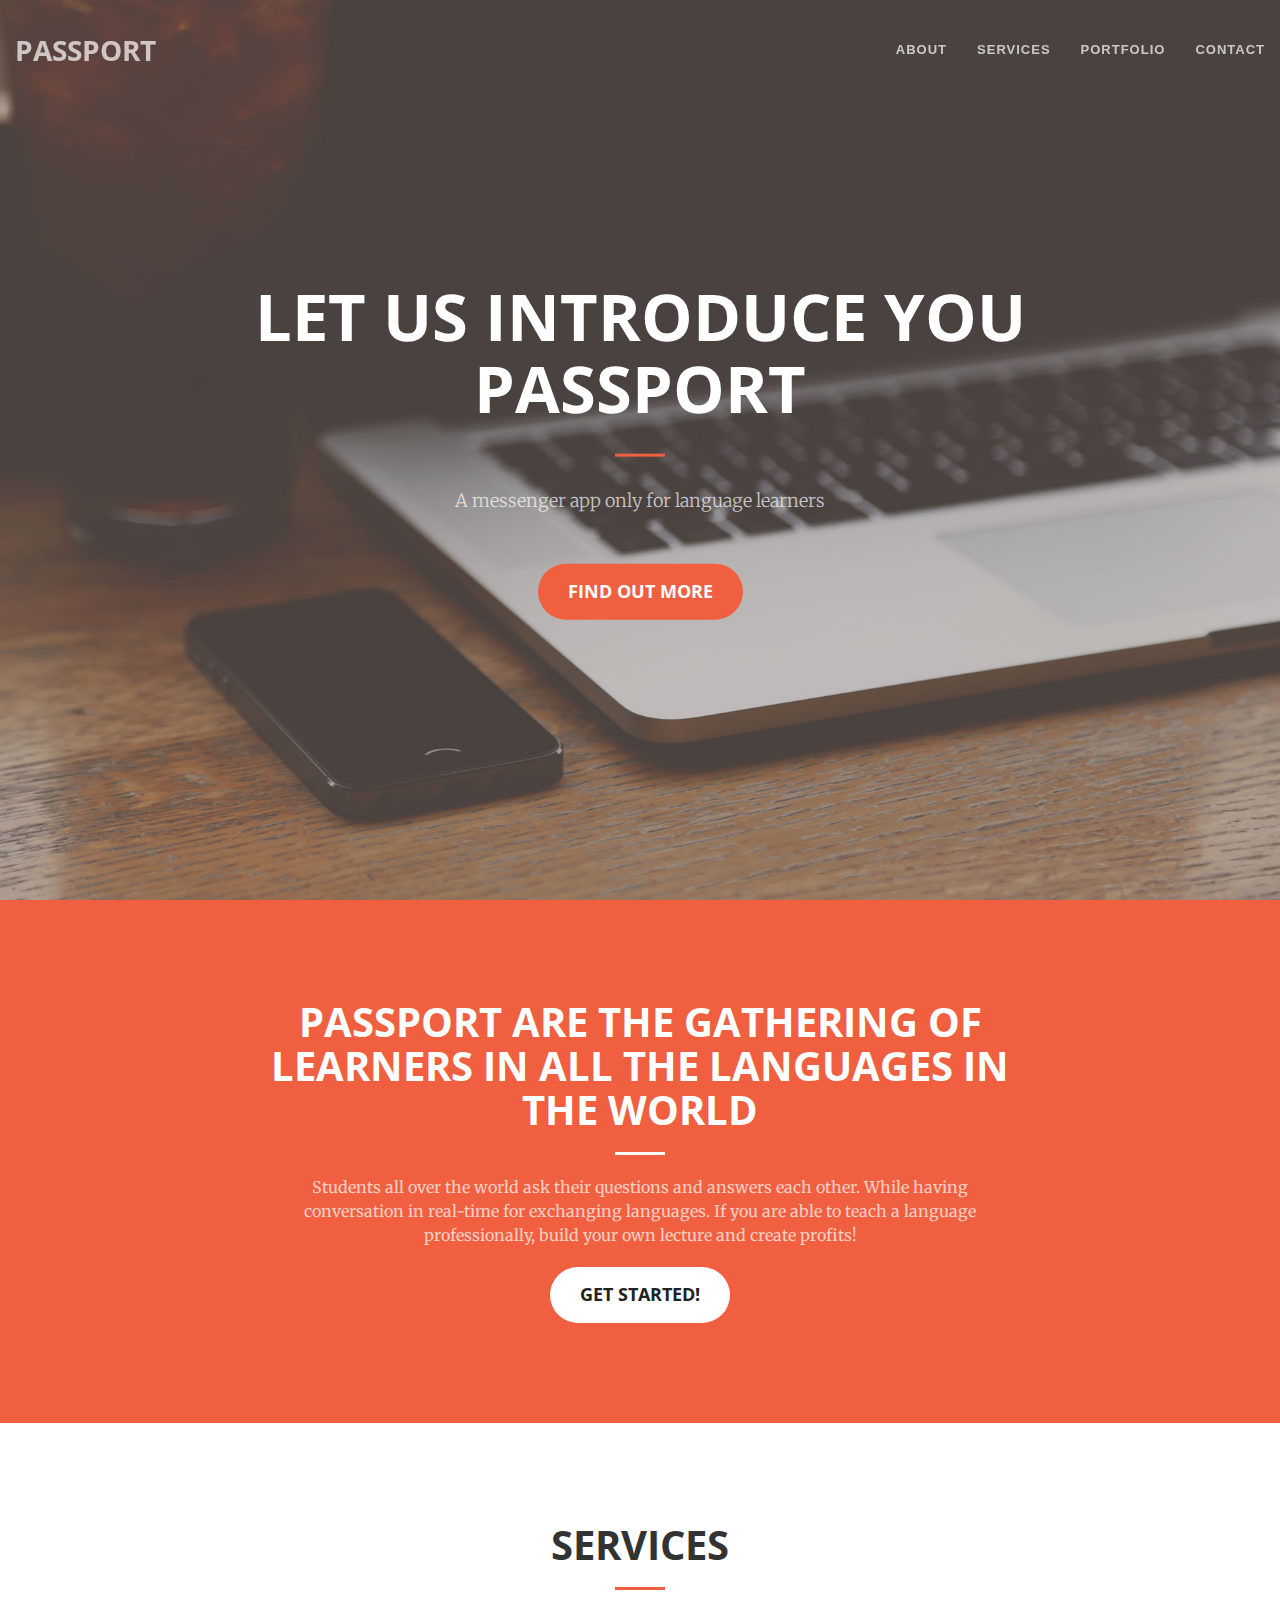
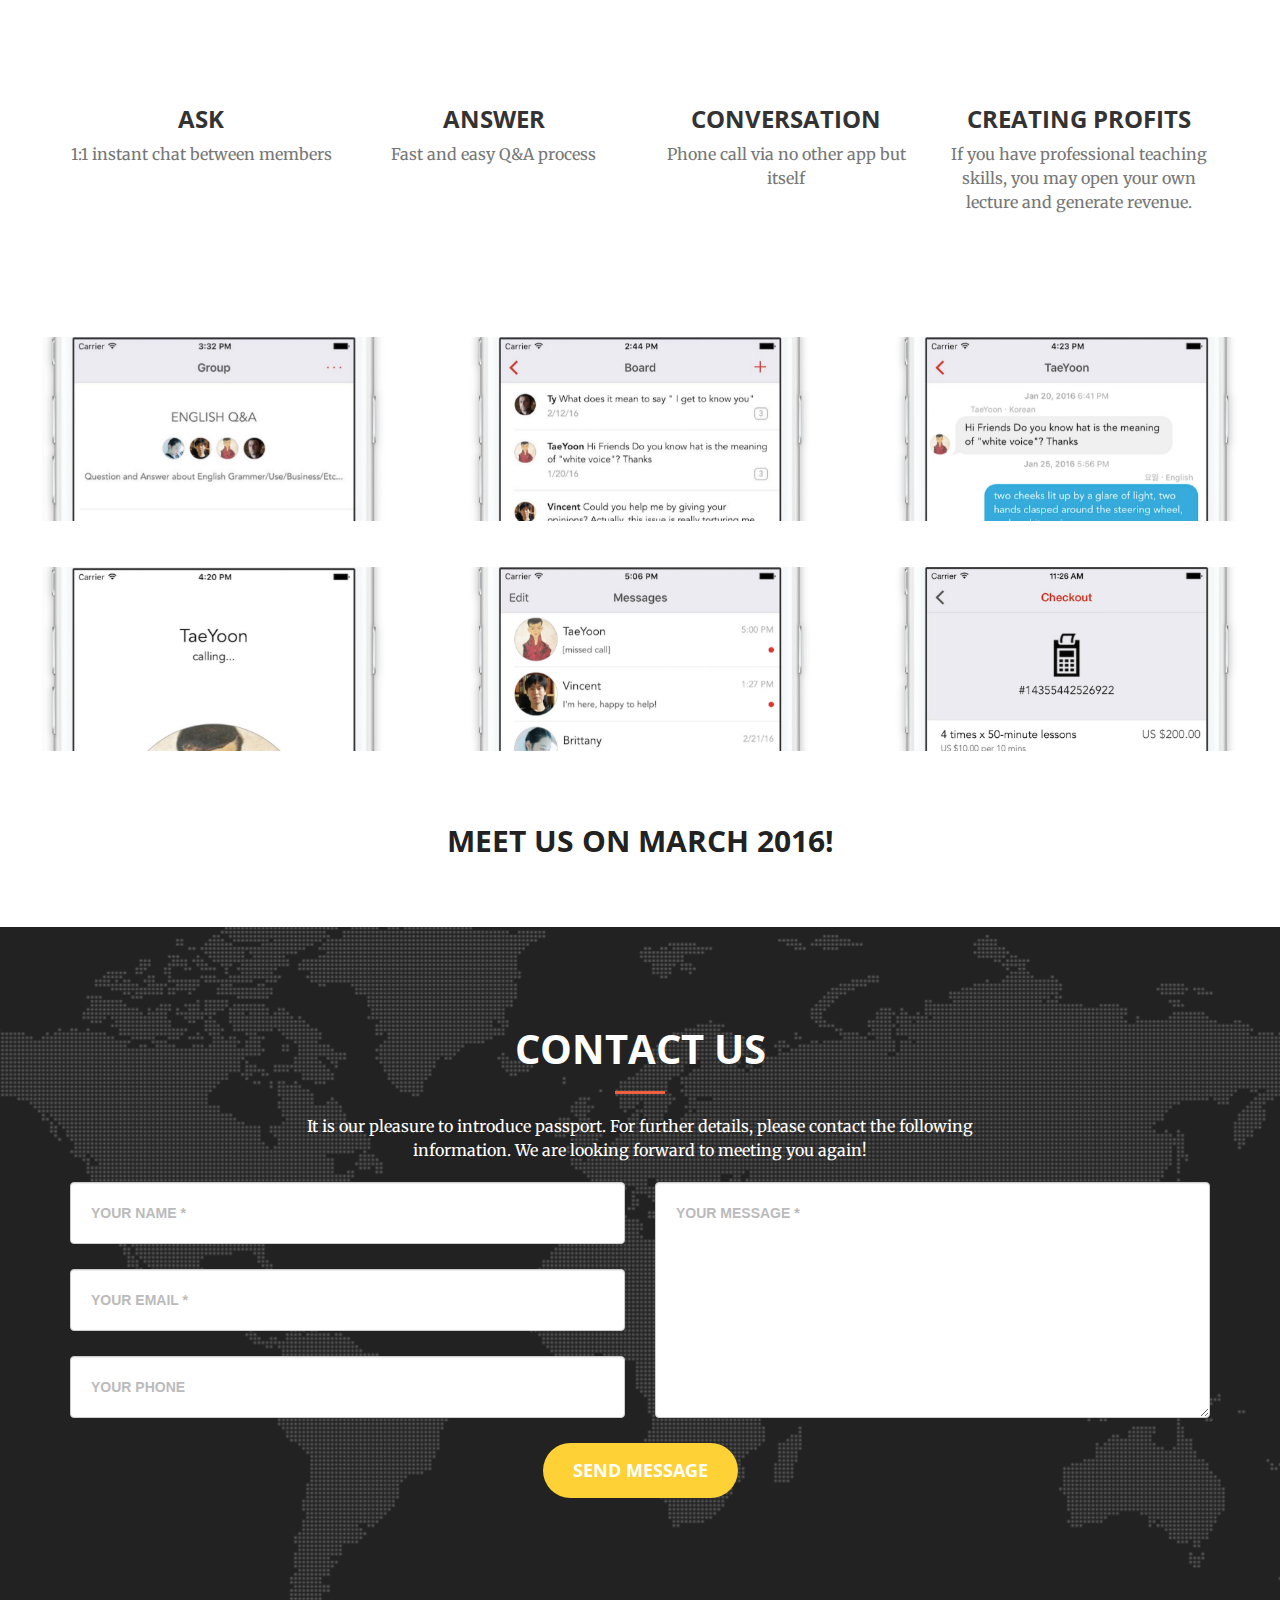
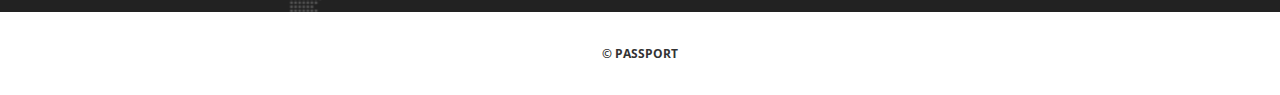
<file: index_en.html>
<META NAME="ROBOTS" CONTENT="NOINDEX, NOFOLLOW">
<!DOCTYPE html>
<html lang="en">

<head>

    <meta charset="utf-8">
    <meta http-equiv="X-UA-Compatible" content="IE=edge">
    <meta name="viewport" content="width=device-width, initial-scale=1">
    <meta name="description" content="">
    <meta name="author" content="">

    <title>passport</title>

    <!-- Bootstrap Core CSS -->
    <link rel="stylesheet" href="css/bootstrap.min.css" type="text/css">

    <!-- Custom Fonts -->
    <link href='http://fonts.googleapis.com/css?family=Open+Sans:300italic,400italic,600italic,700italic,800italic,400,300,600,700,800' rel='stylesheet' type='text/css'>
    <link href='http://fonts.googleapis.com/css?family=Merriweather:400,300,300italic,400italic,700,700italic,900,900italic' rel='stylesheet' type='text/css'>
    <link rel="stylesheet" href="font-awesome/css/font-awesome.min.css" type="text/css">

    <!-- Plugin CSS -->
    <link rel="stylesheet" href="css/animate.min.css" type="text/css">

    <!-- contact us/night -->
    <link href="css/agency.css" rel="stylesheet">
    <!-- Custom CSS -->
    <link rel="stylesheet" href="css/creative.css" type="text/css">


    <!-- HTML5 Shim and Respond.js IE8 support of HTML5 elements and media queries -->
    <!-- WARNING: Respond.js doesn't work if you view the page via file:// -->
    <!--[if lt IE 9]>
        <script src="https://oss.maxcdn.com/libs/html5shiv/3.7.0/html5shiv.js"></script>
        <script src="https://oss.maxcdn.com/libs/respond.js/1.4.2/respond.min.js"></script>
    <![endif]-->

</head>
<link rel="shortcut icon" href="favicon.ico">

<body id="page-top">

    <nav id="mainNav" class="navbar navbar-default navbar-fixed-top">
        <div class="container-fluid">
            <!-- Brand and toggle get grouped for better mobile display -->
            <div class="navbar-header">
                <button type="button" class="navbar-toggle collapsed" data-toggle="collapse" data-target="#bs-example-navbar-collapse-1">
                    <span class="sr-only">Toggle navigation</span>
                    <span class="icon-bar"></span>
                    <span class="icon-bar"></span>
                    <span class="icon-bar"></span>
                </button>
                <a class="navbar-brand page-scroll" href="#page-top">passport</a>
            </div>

            <!-- Collect the nav links, forms, and other content for toggling -->
            <div class="collapse navbar-collapse" id="bs-example-navbar-collapse-1">
                <ul class="nav navbar-nav navbar-right">
                    <li>
                        <a class="page-scroll" href="#about">About</a>
                    </li>
                    <li>
                        <a class="page-scroll" href="#services">Services</a>
                    </li>
                    <li>
                        <a class="page-scroll" href="#portfolio">Portfolio</a>
                    </li>
                    <li>
                        <a class="page-scroll" href="#contact">Contact</a>
                    </li>
                </ul>
            </div>
            <!-- /.navbar-collapse -->
        </div>
        <!-- /.container-fluid -->
    </nav>

    <header>
        <div class="header-content">
            <div class="header-content-inner">
                <h1>Let us introduce you passport</h1>
                <hr>
                <p>A messenger app only for language learners</p>
                <a href="#about" class="btn btn-primary btn-xl page-scroll">Find Out More</a>
            </div>
        </div>
    </header>

    <section class="bg-primary" id="about">
        <div class="container">
            <div class="row">
                <div class="col-lg-8 col-lg-offset-2 text-center">
                    <h2 class="section-heading">passport are the gathering of learners in all the languages in the world</h2>
                    <hr class="light">
                    <p class="text-faded">Students all over the world ask their questions and answers each other.
While having conversation in real-time for exchanging languages.
If you are able to teach a language professionally, build your own lecture and create profits!</p>
                    <a href="#services" class="page-scroll btn btn-default btn-xl">Get Started!</a>
                </div>
            </div>
        </div>
    </section>

    <section id="services">
        <div class="container">
            <div class="row">
                <div class="col-lg-12 text-center">
                    <h2 class="section-heading">Services</h2>
                    <hr class="primary">
                </div>
            </div>
        </div>
        <div class="container">
            <div class="row">
                <div class="col-lg-3 col-md-6 text-center">
                    <div class="service-box">
                        <i class="fa fa-4x fa-comment wow bounceIn text-primary"></i>
                        <h3>Ask</h3>
                        <p class="text-muted">1:1 instant chat between members</p>
                    </div>
                </div>
                <div class="col-lg-3 col-md-6 text-center">
                    <div class="service-box">
                        <i class="fa fa-4x fa-comments-o wow bounceIn text-primary" data-wow-delay=".1s"></i>
                        <h3>Answer</h3>
                        <p class="text-muted">Fast and easy Q&A process</p>
                    </div>
                </div>
                <div class="col-lg-3 col-md-6 text-center">
                    <div class="service-box">
                        <i class="fa fa-4x fa-phone wow bounceIn text-primary" data-wow-delay=".2s"></i>
                        <h3>Conversation</h3>
                        <p class="text-muted">Phone call via no other app but itself</p>
                    </div>
                </div>
                <div class="col-lg-3 col-md-6 text-center">
                    <div class="service-box">
                        <i class="fa fa-4x fa-usd wow bounceIn text-primary" data-wow-delay=".3s"></i>
                        <h3>Creating profits</h3>
                        <p class="text-muted">If you have professional teaching skills, you may open your own lecture and generate revenue.</p>
                    </div>
                </div>
            </div>
        </div>
    </section>

    <section class="no-padding" id="portfolio">
        <div class="container-fluid">
            <div class="row no-gutter">
                <div class="col-lg-4 col-sm-6">
                    <a href="#portfolioModal1" class="portfolio-box" data-toggle="modal">
                        <img src="img/portfolio/t1_frame.png" class="img-responsive" alt="">
                        <div class="portfolio-box-caption">
                            <div class="portfolio-box-caption-content">
                                <div class="project-name">
                                    Group
                                </div>
                            </div>
                        </div>
                    </a>
                </div>
                <div class="col-lg-4 col-sm-6">
                    <a href="#portfolioModal2" class="portfolio-box" data-toggle="modal">
                        <img src="img/portfolio/t2_frame.png" class="img-responsive" alt="">
                        <div class="portfolio-box-caption">
                            <div class="portfolio-box-caption-content">
                                <div class="project-name">
                                    Board(QA, Exchange, Lesson)
                                </div>
                            </div>
                        </div>
                    </a>
                </div>
                <div class="col-lg-4 col-sm-6">
                    <a href="#portfolioModal3" class="portfolio-box" data-toggle="modal">
                        <img src="img/portfolio/t3_frame.png" class="img-responsive" alt="">
                        <div class="portfolio-box-caption">
                            <div class="portfolio-box-caption-content">
                                <div class="project-name">
                                    Group Chat
                                </div>
                            </div>
                        </div>
                    </a>
                </div>
                <div class="col-lg-4 col-sm-6">
                    <a href="#portfolioModal4" class="portfolio-box" data-toggle="modal">
                        <img src="img/portfolio/t4_frame.png" class="img-responsive" alt="">
                        <div class="portfolio-box-caption">
                            <div class="portfolio-box-caption-content">
                                <div class="project-name">
                                    Call
                                </div>
                            </div>
                        </div>
                    </a>
                </div>
                <div class="col-lg-4 col-sm-6">
                    <a href="#portfolioModal5" class="portfolio-box" data-toggle="modal">
                        <img src="img/portfolio/t5_frame.png" class="img-responsive" alt="">
                        <div class="portfolio-box-caption">
                            <div class="portfolio-box-caption-content">
                                <div class="project-name">
                                  1:1 Chat
                                </div>
                            </div>
                        </div>
                    </a>
                </div>
                <div class="col-lg-4 col-sm-6">
                    <a href="#portfolioModal6" class="portfolio-box" data-toggle="modal">
                        <img src="img/portfolio/t6_frame.png" class="img-responsive" alt="">
                        <div class="portfolio-box-caption">
                            <div class="portfolio-box-caption-content">
                                <div class="project-name">
                                    Creating profits
                                </div>
                            </div>
                        </div>
                    </a>
                </div>
            </div>
        </div>
    </section>

    <aside class="bg-white">
        <div class="container text-center">
            <div class="call-to-action">
                <h2>Meet us on March 2016!</h2>
                <!-- <a href="#" class="btn btn-default btn-xl wow tada">Download Now!</a> -->
                <!-- <h3>Coming soon</h3> -->
            </div>
        </div>
    </aside>

    <!-- Contact Section/night -->
    <section id="contact">
        <div class="container">
            <div class="row">
                <div class="col-lg-12 text-center">
                    <h2 class="section-heading">Contact Us</h2>
                    <hr class="primary">
                    <div class="col-lg-8 col-lg-offset-2 text-center">
                        <p class="section-heading text-muted">It is our pleasure to introduce passport.
    For further details, please contact the following information.
    We are looking forward to meeting you again!</p></p>
                    </div>
                </div>
                <!-- <div class="col-lg-8 col-lg-offset-2 text-center">
                    <p class="section-subheading text-muted">It is our pleasure to introduce passport.
For further details, please contact the following information.
We are looking forward to meeting you again!</p>
                </div> -->
            </div>
            <div class="row">
                <div class="col-lg-12">
                    <form name="sentMessage" id="contactForm" novalidate>
                        <div class="row">
                            <div class="col-md-6">
                                <div class="form-group">
                                    <input type="text" class="form-control" placeholder="Your Name *" id="name" required data-validation-required-message="Please enter your name.">
                                    <p class="help-block text-danger"></p>
                                </div>
                                <div class="form-group">
                                    <input type="email" class="form-control" placeholder="Your Email *" id="email" required data-validation-required-message="Please enter your email address.">
                                    <p class="help-block text-danger"></p>
                                </div>
                                <div class="form-group">
                                    <!-- <input type="tel" class="form-control" placeholder="Your Phone" id="phone" required data-validation-required-message="Please enter your phone number."> -->
                                    <input type="tel" class="form-control" placeholder="Your Phone" id="phone">
                                    <p class="help-block text-danger"></p>
                                </div>
                            </div>
                            <div class="col-md-6">
                                <div class="form-group">
                                    <textarea class="form-control" placeholder="Your Message *" id="message" required data-validation-required-message="Please enter a message."></textarea>
                                    <p class="help-block text-danger"></p>
                                </div>
                            </div>
                            <div class="clearfix"></div>
                            <div class="col-lg-12 text-center">
                                <div id="success"></div>
                                <button type="submit" class="btn btn-xl">Send Message</button>
                            </div>
                        </div>
                    </form>
                </div>
            </div>
        </div>
    </section>

    <!-- Portfolio Modals -->
    <!-- Use the modals below to showcase details about your portfolio projects! -->

    <!-- Portfolio Modal 1/night -->
    <div class="portfolio-modal modal fade" id="portfolioModal1" tabindex="-1" role="dialog" aria-hidden="true">
        <div class="modal-content">
            <div class="close-modal" data-dismiss="modal">
                <div class="lr">
                    <div class="rl">
                    </div>
                </div>
            </div>
            <div class="container">
                <div class="row">
                    <div class="col-lg-8 col-lg-offset-2">
                        <div class="modal-body">
                            <!-- Project Details Go Here -->
                            <h2>Group</h2>
                            <p class="item-intro text-muted">Language QA, exchanges, and course channel are available.</p>
                            <img class="img-responsive img-centered" src="img/portfolio/t1_full.jpg" alt="">
                            <button type="button" class="btn btn-primary" data-dismiss="modal"><i class="fa fa-times"></i> Close</button>
                        </div>
                    </div>
                </div>
            </div>
        </div>
    </div>
    <!-- Portfolio Modal 2 -->
    <div class="portfolio-modal modal fade" id="portfolioModal2" tabindex="-1" role="dialog" aria-hidden="true">
        <div class="modal-content">
            <div class="close-modal" data-dismiss="modal">
                <div class="lr">
                    <div class="rl">
                    </div>
                </div>
            </div>
            <div class="container">
                <div class="row">
                    <div class="col-lg-8 col-lg-offset-2">
                        <div class="modal-body">
                            <h2>Board</h2>
                            <p class="item-intro text-muted">Ask about what you learn and teach what you know.</p>
                            <img class="img-responsive img-centered" src="img/portfolio/t2_full.jpg" alt="">
                            <button type="button" class="btn btn-primary" data-dismiss="modal"><i class="fa fa-times"></i> Close</button>
                        </div>
                    </div>
                </div>
            </div>
        </div>
    </div>

    <!-- Portfolio Modal 3 -->
    <div class="portfolio-modal modal fade" id="portfolioModal3" tabindex="-1" role="dialog" aria-hidden="true">
        <div class="modal-content">
            <div class="close-modal" data-dismiss="modal">
                <div class="lr">
                    <div class="rl">
                    </div>
                </div>
            </div>
            <div class="container">
                <div class="row">
                    <div class="col-lg-8 col-lg-offset-2">
                        <div class="modal-body">
                            <!-- Project Details Go Here -->
                            <h2>Group Chat</h2>
                            <p class="item-intro text-muted">Every channel is real-time group chatting.</p>
                            <img class="img-responsive img-centered" src="img/portfolio/t3_full.jpg" alt="">
                            <button type="button" class="btn btn-primary" data-dismiss="modal"><i class="fa fa-times"></i> Close</button>
                        </div>
                    </div>
                </div>
            </div>
        </div>
    </div>

    <!-- Portfolio Modal 4 -->
    <div class="portfolio-modal modal fade" id="portfolioModal4" tabindex="-1" role="dialog" aria-hidden="true">
        <div class="modal-content">
            <div class="close-modal" data-dismiss="modal">
                <div class="lr">
                    <div class="rl">
                    </div>
                </div>
            </div>
            <div class="container">
                <div class="row">
                    <div class="col-lg-8 col-lg-offset-2">
                        <div class="modal-body">
                            <!-- Project Details Go Here -->
                            <h2>Call</h2>
                            <p class="item-intro text-muted">1:1 VoIP call is provided.</p>
                            <img class="img-responsive img-centered" src="img/portfolio/t4_full.jpg" alt="">
                            <button type="button" class="btn btn-primary" data-dismiss="modal"><i class="fa fa-times"></i> Close</button>
                        </div>
                    </div>
                </div>
            </div>
        </div>
    </div>

    <!-- Portfolio Modal 5 -->
    <div class="portfolio-modal modal fade" id="portfolioModal5" tabindex="-1" role="dialog" aria-hidden="true">
        <div class="modal-content">
            <div class="close-modal" data-dismiss="modal">
                <div class="lr">
                    <div class="rl">
                    </div>
                </div>
            </div>
            <div class="container">
                <div class="row">
                    <div class="col-lg-8 col-lg-offset-2">
                        <div class="modal-body">
                            <!-- Project Details Go Here -->
                            <h2>1:1 Chat</h2>
                            <p class="item-intro text-muted">Personal chatting is available.</p>
                            <img class="img-responsive img-centered" src="img/portfolio/t5_full.jpg" alt="">
                            <button type="button" class="btn btn-primary" data-dismiss="modal"><i class="fa fa-times"></i> Close</button>
                        </div>
                    </div>
                </div>
            </div>
        </div>
    </div>

    <!-- Portfolio Modal 6 -->
    <div class="portfolio-modal modal fade" id="portfolioModal6" tabindex="-1" role="dialog" aria-hidden="true">
        <div class="modal-content">
            <div class="close-modal" data-dismiss="modal">
                <div class="lr">
                    <div class="rl">
                    </div>
                </div>
            </div>
            <div class="container">
                <div class="row">
                    <div class="col-lg-8 col-lg-offset-2">
                        <div class="modal-body">
                            <!-- Project Details Go Here -->
                            <h2>Creating profits</h2>
                            <p class="item-intro text-muted">Adjust your 1:1 lesson freely.</p>
                            <img class="img-responsive img-centered" src="img/portfolio/t6_full.jpg" alt="">
                            <button type="button" class="btn btn-primary" data-dismiss="modal"><i class="fa fa-times"></i> Close</button>
                        </div>
                    </div>
                </div>
            </div>
        </div>
    </div>

    <footer>
              <!-- <h6 class="center">© 2015 <a href="http://passport.com" target="_blank">passport</a></h6> -->
              <h6 class="center">© passport</h6>
          </footer>

    <!-- jQuery -->
    <script src="js/jquery.js"></script>

    <!-- Bootstrap Core JavaScript -->
    <script src="js/bootstrap.min.js"></script>

    <!-- Plugin JavaScript -->
    <script src="js/jquery.easing.min.js"></script>
    <script src="js/jquery.fittext.js"></script>
    <script src="js/wow.min.js"></script>

    <!-- Contact Form JavaScript/night -->
    <script src="js/jqBootstrapValidation.js"></script>
    <script src="js/contact_me.js"></script>

    <!-- Custom Theme JavaScript -->
    <script src="js/creative.js"></script>

</body>

</html>
</file>
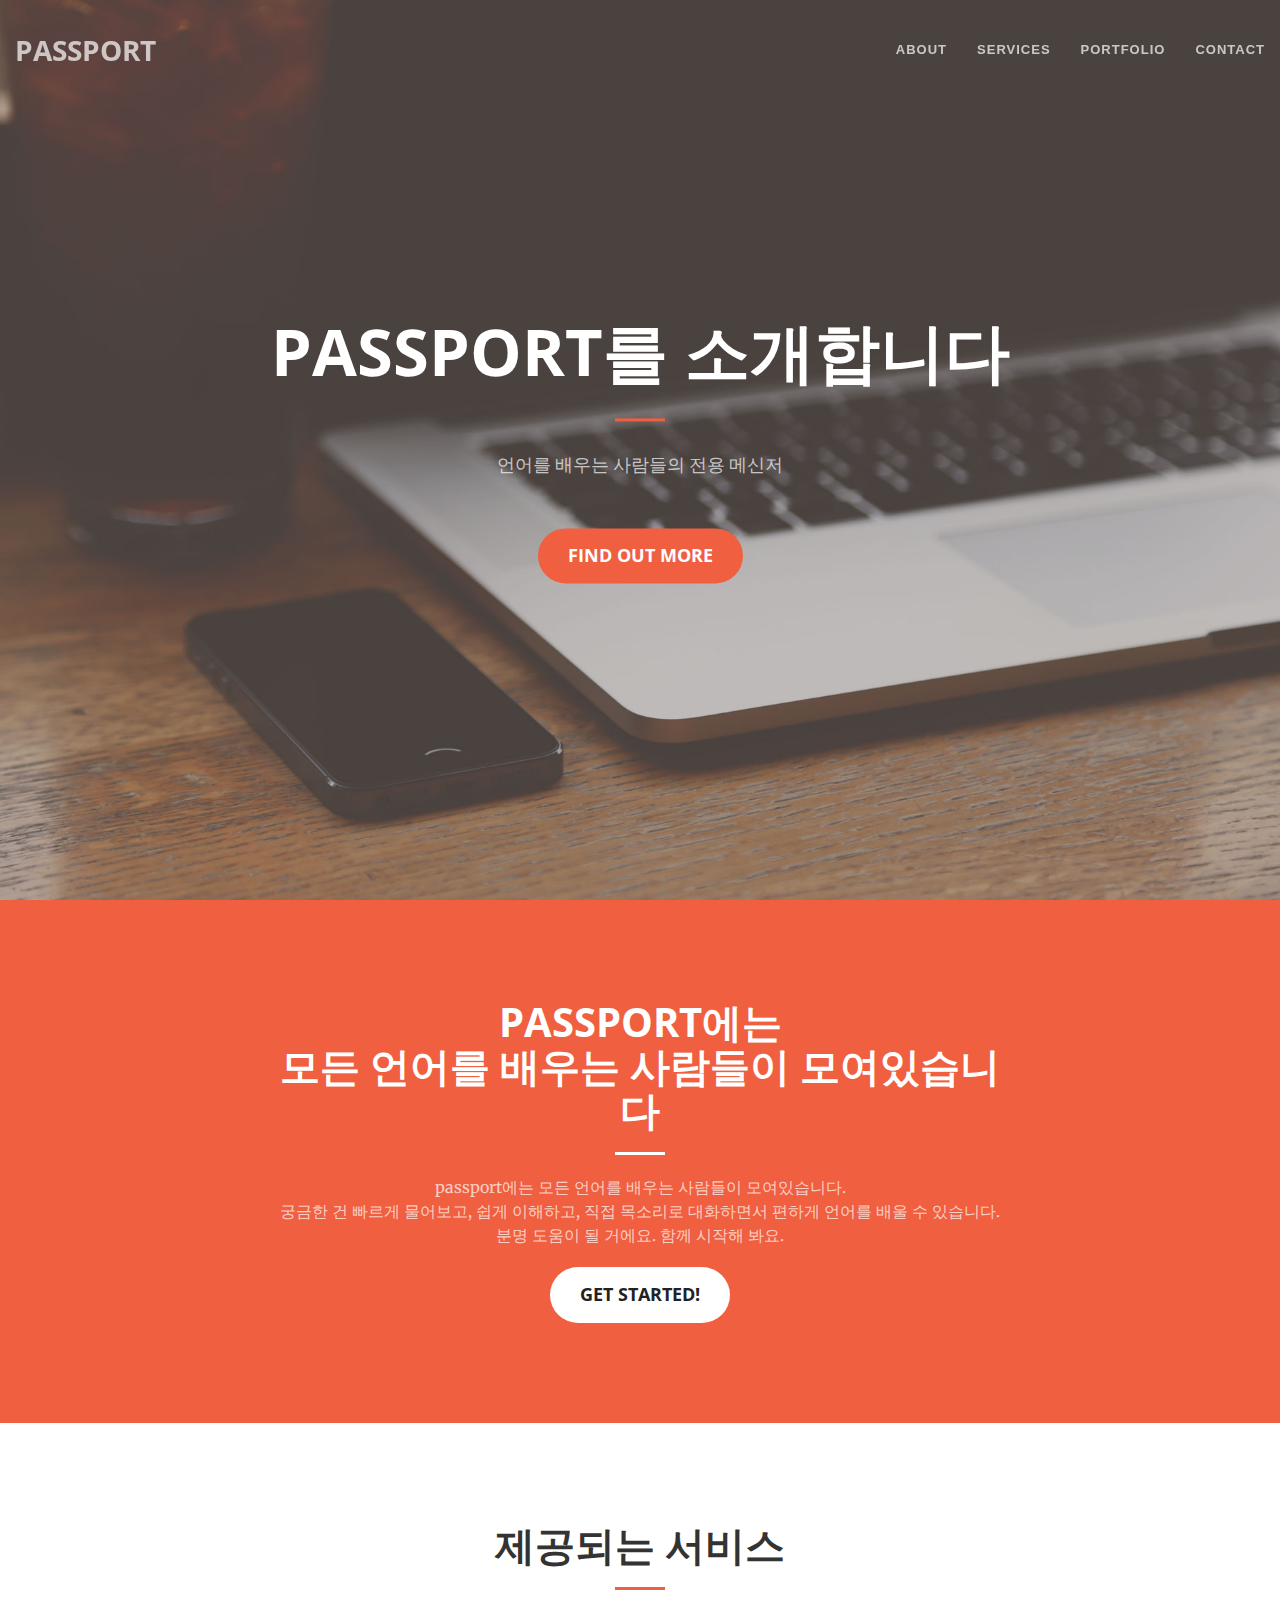
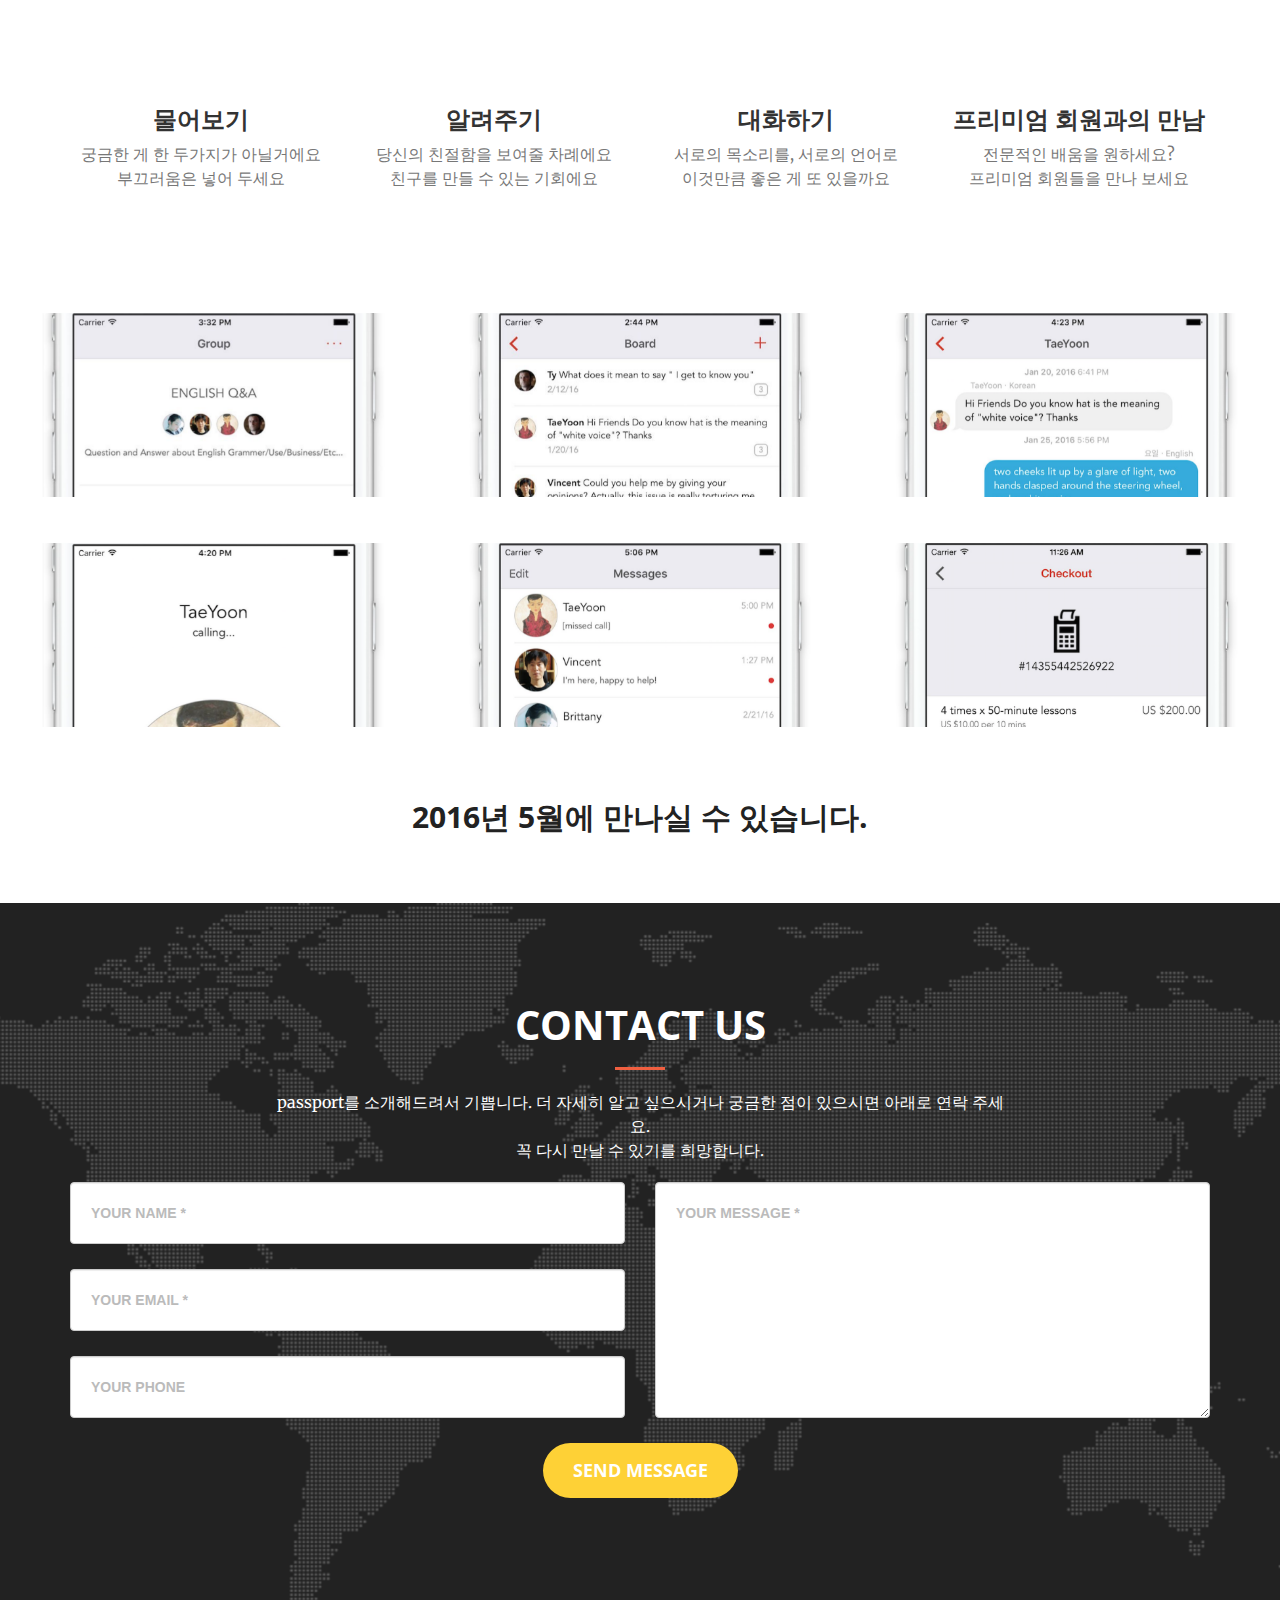
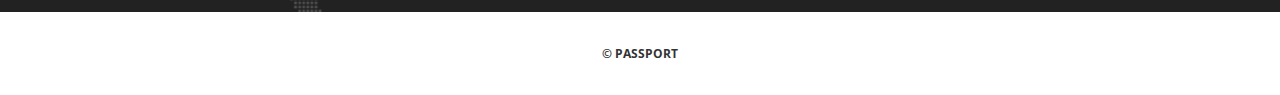
<file: index_kr_foruser.html>
<META NAME="ROBOTS" CONTENT="NOINDEX, NOFOLLOW">
<!DOCTYPE html>
<html lang="en">

<head>

    <meta charset="utf-8">
    <meta http-equiv="X-UA-Compatible" content="IE=edge">
    <meta name="viewport" content="width=device-width, initial-scale=1">
    <meta name="description" content="">
    <meta name="author" content="">

    <title>passport</title>

    <!-- Bootstrap Core CSS -->
    <link rel="stylesheet" href="css/bootstrap.min.css" type="text/css">

    <!-- Custom Fonts -->
    <link href='http://fonts.googleapis.com/css?family=Open+Sans:300italic,400italic,600italic,700italic,800italic,400,300,600,700,800' rel='stylesheet' type='text/css'>
    <link href='http://fonts.googleapis.com/css?family=Merriweather:400,300,300italic,400italic,700,700italic,900,900italic' rel='stylesheet' type='text/css'>
    <link rel="stylesheet" href="font-awesome/css/font-awesome.min.css" type="text/css">

    <!-- Plugin CSS -->
    <link rel="stylesheet" href="css/animate.min.css" type="text/css">

    <!-- contact us/night -->
    <link href="css/agency.css" rel="stylesheet">
    <!-- Custom CSS -->
    <link rel="stylesheet" href="css/creative.css" type="text/css">


    <!-- HTML5 Shim and Respond.js IE8 support of HTML5 elements and media queries -->
    <!-- WARNING: Respond.js doesn't work if you view the page via file:// -->
    <!--[if lt IE 9]>
        <script src="https://oss.maxcdn.com/libs/html5shiv/3.7.0/html5shiv.js"></script>
        <script src="https://oss.maxcdn.com/libs/respond.js/1.4.2/respond.min.js"></script>
    <![endif]-->

</head>
<link rel="shortcut icon" href="favicon.ico">

<body id="page-top">

    <nav id="mainNav" class="navbar navbar-default navbar-fixed-top">
        <div class="container-fluid">
            <!-- Brand and toggle get grouped for better mobile display -->
            <div class="navbar-header">
                <button type="button" class="navbar-toggle collapsed" data-toggle="collapse" data-target="#bs-example-navbar-collapse-1">
                    <span class="sr-only">Toggle navigation</span>
                    <span class="icon-bar"></span>
                    <span class="icon-bar"></span>
                    <span class="icon-bar"></span>
                </button>
                <a class="navbar-brand page-scroll" href="#page-top">passport</a>
            </div>

            <!-- Collect the nav links, forms, and other content for toggling -->
            <div class="collapse navbar-collapse" id="bs-example-navbar-collapse-1">
                <ul class="nav navbar-nav navbar-right">
                    <li>
                        <a class="page-scroll" href="#about">About</a>
                    </li>
                    <li>
                        <a class="page-scroll" href="#services">Services</a>
                    </li>
                    <li>
                        <a class="page-scroll" href="#portfolio">Portfolio</a>
                    </li>
                    <li>
                        <a class="page-scroll" href="#contact">Contact</a>
                    </li>
                </ul>
            </div>
            <!-- /.navbar-collapse -->
        </div>
        <!-- /.container-fluid -->
    </nav>

    <header>
        <div class="header-content">
            <div class="header-content-inner">
                <h1>passport를 소개합니다</h1>
                <hr>
                <p>언어를 배우는 사람들의 전용 메신저</p>
                <!-- <p>외국어 사용자들을 위한 전용 메신저</p> -->
                <a href="#about" class="btn btn-primary btn-xl page-scroll">Find Out More</a>
            </div>
        </div>
    </header>

    <section class="bg-primary" id="about">
        <div class="container">
            <div class="row">
                <div class="col-lg-8 col-lg-offset-2 text-center">
                    <!-- <h2 class="section-heading">언어를 배우는 조금 쉬운 방법</h2> -->
                    <h2 class="section-heading">passport에는<br>모든 언어를 배우는 사람들이 모여있습니다</h2>
                    <hr class="light">
                    <!-- <p class="text-faded">passport는 모든 언어를 배우는 사람들을 위한 공간입니다. <br>이제 빠르게 물어보고, 쉽게 이해하고, 직접 대화하면서 즐겁게 언어를 배울 수 있습니다. <br>분명 도움이 될 거에요. 함께 시작해 봐요.</p> -->
                    <p class="text-faded">passport에는 모든 언어를 배우는 사람들이 모여있습니다.<br>궁금한 건 빠르게 물어보고, 쉽게 이해하고, 직접 목소리로 대화하면서 편하게 언어를 배울 수 있습니다. <br>분명 도움이 될 거에요. 함께 시작해 봐요.</p>
                    <a href="#services" class="page-scroll btn btn-default btn-xl">Get Started!</a>
                </div>
            </div>
        </div>
    </section>

    <section id="services">
        <div class="container">
            <div class="row">
                <div class="col-lg-12 text-center">
                    <h2 class="section-heading">제공되는 서비스</h2>
                    <hr class="primary">
                </div>
            </div>
        </div>
        <div class="container">
            <div class="row">
                <div class="col-lg-3 col-md-6 text-center">
                    <div class="service-box">
                        <i class="fa fa-4x fa-comment wow bounceIn text-primary"></i>
                        <h3>물어보기</h3>
                        <p class="text-muted">궁금한 게 한 두가지가 아닐거에요<br>부끄러움은 넣어 두세요</p>
                    </div>
                </div>
                <div class="col-lg-3 col-md-6 text-center">
                    <div class="service-box">
                        <i class="fa fa-4x fa-comments-o wow bounceIn text-primary" data-wow-delay=".1s"></i>
                        <h3>알려주기</h3>
                        <p class="text-muted">당신의 친절함을 보여줄 차례에요<br>친구를 만들 수 있는 기회에요</p>
                    </div>
                </div>
                <div class="col-lg-3 col-md-6 text-center">
                    <div class="service-box">
                        <i class="fa fa-4x fa-phone wow bounceIn text-primary" data-wow-delay=".2s"></i>
                        <h3>대화하기</h3>
                        <p class="text-muted">서로의 목소리를, 서로의 언어로<br>이것만큼 좋은 게 또 있을까요</p>
                    </div>
                </div>
                <div class="col-lg-3 col-md-6 text-center">
                    <div class="service-box">
                        <i class="fa fa-4x fa-heart wow bounceIn text-primary" data-wow-delay=".3s"></i>
                        <h3>프리미엄 회원과의 만남</h3>
                        <p class="text-muted">전문적인 배움을 원하세요?<br>프리미엄 회원들을 만나 보세요</p>
                    </div>
                </div>
            </div>
        </div>
    </section>

    <section class="no-padding" id="portfolio">
        <div class="container-fluid">
            <div class="row no-gutter">
                <div class="col-lg-4 col-sm-6">
                    <!-- <a href="#" class="portfolio-box"> -->
                    <!-- <a href="#portfolioModal1" class="portfolio-link" data-toggle="modal"> -->
                    <a href="#portfolioModal1" class="portfolio-box" data-toggle="modal">
                        <img src="img/portfolio/t1_frame.png" class="img-responsive" alt="">
                        <div class="portfolio-box-caption">
                            <div class="portfolio-box-caption-content">
                                <!-- <div class="project-category text-faded">
                                    Category
                                </div> -->
                                <div class="project-name">
                                    그룹
                                </div>
                            </div>
                        </div>
                    </a>
                </div>
                <div class="col-lg-4 col-sm-6">
                    <a href="#portfolioModal2" class="portfolio-box" data-toggle="modal">
                        <img src="img/portfolio/t2_frame.png" class="img-responsive" alt="">
                        <div class="portfolio-box-caption">
                            <div class="portfolio-box-caption-content">
                                <!-- <div class="project-category text-faded">
                                    Category
                                </div> -->
                                <div class="project-name">
                                    QA보드(언어교환, 1:1 lessons)
                                </div>
                            </div>
                        </div>
                    </a>
                </div>
                <div class="col-lg-4 col-sm-6">
                    <a href="#portfolioModal3" class="portfolio-box" data-toggle="modal">
                        <img src="img/portfolio/t3_frame.png" class="img-responsive" alt="">
                        <div class="portfolio-box-caption">
                            <div class="portfolio-box-caption-content">
                                <!-- <div class="project-category text-faded">
                                    Category
                                </div> -->
                                <div class="project-name">
                                    그룹 채팅
                                </div>
                            </div>
                        </div>
                    </a>
                </div>
                <div class="col-lg-4 col-sm-6">
                    <a href="#portfolioModal4" class="portfolio-box" data-toggle="modal">
                        <img src="img/portfolio/t4_frame.png" class="img-responsive" alt="">
                        <div class="portfolio-box-caption">
                            <div class="portfolio-box-caption-content">
                                <!-- <div class="project-category text-faded">
                                    Category
                                </div> -->
                                <div class="project-name">
                                    통화
                                </div>
                            </div>
                        </div>
                    </a>
                </div>
                <div class="col-lg-4 col-sm-6">
                    <a href="#portfolioModal5" class="portfolio-box" data-toggle="modal">
                        <img src="img/portfolio/t5_frame.png" class="img-responsive" alt="">
                        <div class="portfolio-box-caption">
                            <div class="portfolio-box-caption-content">
                                <!-- <div class="project-category text-faded">
                                    Category
                                </div> -->
                                <div class="project-name">
                                  <!-- 튜터소개탭  -->
                                    1:1 채팅
                                </div>
                            </div>
                        </div>
                    </a>
                </div>
                <div class="col-lg-4 col-sm-6">
                    <a href="#portfolioModal6" class="portfolio-box" data-toggle="modal">
                        <img src="img/portfolio/t6_frame.png" class="img-responsive" alt="">
                        <div class="portfolio-box-caption">
                            <div class="portfolio-box-caption-content">
                                <!-- <div class="project-category text-faded">
                                    Category
                                </div> -->
                                <div class="project-name">
                                    수익
                                </div>
                            </div>
                        </div>
                    </a>
                </div>
            </div>
        </div>
    </section>

    <aside class="bg-white">
        <div class="container text-center">
            <div class="call-to-action">
                <h2>2016년 5월에 만나실 수 있습니다.</h2>
                <!-- <a href="#" class="btn btn-default btn-xl wow tada">Download Now!</a> -->
                <!-- <h3>Coming soon</h3> -->
            </div>
        </div>
    </aside>

    <!-- <section id="contact">
        <div class="container">
            <div class="row">
                <div class="col-lg-8 col-lg-offset-2 text-center">
                    <h2 class="section-heading">Let's Get In Touch!</h2>
                    <hr class="primary">
                    <p>Ready to start your next project with us? That's great! Give us a call or send us an email and we will get back to you as soon as possible!</p>
                    <p></p>
                </div>
                <div class="col-lg-4 col-lg-offset-2 text-center">
                    <i class="fa fa-phone fa-3x wow bounceIn"></i>
                    <p>123-456-6789</p>
                </div>
                <div class="col-lg-4 text-center">
                    <i class="fa fa-envelope-o fa-3x wow bounceIn" data-wow-delay=".1s"></i>
                    <p><a href="mailto:your-email@your-domain.com">feedback@startbootstrap.com</a></p>
                </div>
            </div>
        </div>
    </section> -->

    <!-- Contact Section/night -->
    <section id="contact">
        <div class="container">
            <div class="row">
                <div class="col-lg-12 text-center">
                    <h2 class="section-heading">Contact Us</h2>
                    <hr class="primary">
                    <!-- <p class="section-subheading text-muted">Ready to start your next project with us? That's great! Give us a call or send us an email and we will get back to you as soon as possible!</p> -->
                    <div class="col-lg-8 col-lg-offset-2 text-center">
                        <p class="section-heading text-muted">passport를 소개해드려서 기쁩니다. 더 자세히 알고 싶으시거나 궁금한 점이 있으시면 아래로 연락 주세요.<br>꼭 다시 만날 수 있기를 희망합니다.</p>
                    </div>
                </div>

            </div>
            <div class="row">
                <div class="col-lg-12">
                    <form name="sentMessage" id="contactForm" novalidate>
                        <div class="row">
                            <div class="col-md-6">
                                <div class="form-group">
                                    <input type="text" class="form-control" placeholder="Your Name *" id="name" required data-validation-required-message="Please enter your name.">
                                    <p class="help-block text-danger"></p>
                                </div>
                                <div class="form-group">
                                    <input type="email" class="form-control" placeholder="Your Email *" id="email" required data-validation-required-message="Please enter your email address.">
                                    <p class="help-block text-danger"></p>
                                </div>
                                <div class="form-group">
                                    <!-- <input type="tel" class="form-control" placeholder="Your Phone" id="phone" required data-validation-required-message="Please enter your phone number."> -->
                                    <input type="tel" class="form-control" placeholder="Your Phone" id="phone">
                                    <p class="help-block text-danger"></p>
                                </div>
                            </div>
                            <div class="col-md-6">
                                <div class="form-group">
                                    <textarea class="form-control" placeholder="Your Message *" id="message" required data-validation-required-message="Please enter a message."></textarea>
                                    <p class="help-block text-danger"></p>
                                </div>
                            </div>
                            <div class="clearfix"></div>
                            <div class="col-lg-12 text-center">
                                <div id="success"></div>
                                <button type="submit" class="btn btn-xl">Send Message</button>
                            </div>
                        </div>
                    </form>
                </div>
            </div>
        </div>
    </section>

    <!-- Portfolio Modals -->
    <!-- Use the modals below to showcase details about your portfolio projects! -->

    <!-- Portfolio Modal 1/night -->
    <div class="portfolio-modal modal fade" id="portfolioModal1" tabindex="-1" role="dialog" aria-hidden="true">
        <div class="modal-content">
            <div class="close-modal" data-dismiss="modal">
                <div class="lr">
                    <div class="rl">
                    </div>
                </div>
            </div>
            <div class="container">
                <div class="row">
                    <div class="col-lg-8 col-lg-offset-2">
                        <div class="modal-body">
                            <!-- Project Details Go Here -->
                            <h2>Group</h2>
                            <!-- <p class="item-intro text-muted">각 언어별로 세 개의 그룹이 제공됩니다.<br>궁금한 내용을 묻고 답하는 QA그룹,<br>서로의 언어를 교환하는 언어교환 그룹,<br>프리미엄 유저와의 1:1 수업이 가능한 레슨 보드가 존재합니다.<br>(* 레슨 보드는 서비스 초기에는 제외됩니다.)</p> -->
                            <!-- <img class="img-responsive img-centered" src="img/portfolio/roundicons-free.png" alt=""> -->
                            <img class="img-responsive img-centered" src="img/portfolio/t1_full.jpg" alt="">
                            <!-- <p>Use this area to describe your project. Lorem ipsum dolor sit amet, consectetur adipisicing elit. Est blanditiis dolorem culpa incidunt minus dignissimos deserunt repellat aperiam quasi sunt officia expedita beatae cupiditate, maiores repudiandae, nostrum, reiciendis facere nemo!</p>
                            <p>
                                <strong>Want these icons in this portfolio item sample?</strong>You can download 60 of them for free, courtesy of <a href="https://getdpd.com/cart/hoplink/18076?referrer=bvbo4kax5k8ogc">RoundIcons.com</a>, or you can purchase the 1500 icon set <a href="https://getdpd.com/cart/hoplink/18076?referrer=bvbo4kax5k8ogc">here</a>.</p>
                            <ul class="list-inline">
                                <li>Date: July 2014</li>
                                <li>Client: Round Icons</li>
                                <li>Category: Graphic Design</li>
                            </ul> -->
                            <button type="button" class="btn btn-primary" data-dismiss="modal"><i class="fa fa-times"></i> Close</button>
                        </div>
                    </div>
                </div>
            </div>
        </div>
    </div>
    <!-- Portfolio Modal 2 -->
    <div class="portfolio-modal modal fade" id="portfolioModal2" tabindex="-1" role="dialog" aria-hidden="true">
        <div class="modal-content">
            <div class="close-modal" data-dismiss="modal">
                <div class="lr">
                    <div class="rl">
                    </div>
                </div>
            </div>
            <div class="container">
                <div class="row">
                    <div class="col-lg-8 col-lg-offset-2">
                        <div class="modal-body">
                            <h2>Board</h2>
                            <!-- <p class="item-intro text-muted"></p> -->
                            <img class="img-responsive img-centered" src="img/portfolio/t2_full.jpg" alt="">
                            <button type="button" class="btn btn-primary" data-dismiss="modal"><i class="fa fa-times"></i> Close</button>
                        </div>
                    </div>
                </div>
            </div>
        </div>
    </div>

    <!-- Portfolio Modal 3 -->
    <div class="portfolio-modal modal fade" id="portfolioModal3" tabindex="-1" role="dialog" aria-hidden="true">
        <div class="modal-content">
            <div class="close-modal" data-dismiss="modal">
                <div class="lr">
                    <div class="rl">
                    </div>
                </div>
            </div>
            <div class="container">
                <div class="row">
                    <div class="col-lg-8 col-lg-offset-2">
                        <div class="modal-body">
                            <!-- Project Details Go Here -->
                            <h2>Group Chat</h2>
                            <!-- <p class="item-intro text-muted">QA보드, 언어교환 보드, 1:1 레슨보드에서는 실시간 그룹 채팅으로 대화가 진행됩니다.</p> -->
                            <img class="img-responsive img-centered" src="img/portfolio/t3_full.jpg" alt="">
                            <button type="button" class="btn btn-primary" data-dismiss="modal"><i class="fa fa-times"></i> Close</button>
                        </div>
                    </div>
                </div>
            </div>
        </div>
    </div>

    <!-- Portfolio Modal 4 -->
    <div class="portfolio-modal modal fade" id="portfolioModal4" tabindex="-1" role="dialog" aria-hidden="true">
        <div class="modal-content">
            <div class="close-modal" data-dismiss="modal">
                <div class="lr">
                    <div class="rl">
                    </div>
                </div>
            </div>
            <div class="container">
                <div class="row">
                    <div class="col-lg-8 col-lg-offset-2">
                        <div class="modal-body">
                            <!-- Project Details Go Here -->
                            <h2>Call</h2>
                            <!-- <p class="item-intro text-muted">목소리로 직접 대화할 수 있도록 VoIP 통화 기능을 제공합니다.<br>1:1레슨, 언어교환을 위해 사용됩니다.</p> -->
                            <img class="img-responsive img-centered" src="img/portfolio/t4_full.jpg" alt="">
                            <button type="button" class="btn btn-primary" data-dismiss="modal"><i class="fa fa-times"></i> Close</button>
                        </div>
                    </div>
                </div>
            </div>
        </div>
    </div>

    <!-- Portfolio Modal 5 -->
    <div class="portfolio-modal modal fade" id="portfolioModal5" tabindex="-1" role="dialog" aria-hidden="true">
        <div class="modal-content">
            <div class="close-modal" data-dismiss="modal">
                <div class="lr">
                    <div class="rl">
                    </div>
                </div>
            </div>
            <div class="container">
                <div class="row">
                    <div class="col-lg-8 col-lg-offset-2">
                        <div class="modal-body">
                            <!-- Project Details Go Here -->
                            <h2>Messages</h2>
                            <!-- <p class="item-intro text-muted">사용자 누구와도 1:1채팅으로 대화할 수 있습니다.</p> -->
                            <img class="img-responsive img-centered" src="img/portfolio/t5_full.jpg" alt="">
                            <button type="button" class="btn btn-primary" data-dismiss="modal"><i class="fa fa-times"></i> Close</button>
                        </div>
                    </div>
                </div>
            </div>
        </div>
    </div>

    <!-- Portfolio Modal 6 -->
    <div class="portfolio-modal modal fade" id="portfolioModal6" tabindex="-1" role="dialog" aria-hidden="true">
        <div class="modal-content">
            <div class="close-modal" data-dismiss="modal">
                <div class="lr">
                    <div class="rl">
                    </div>
                </div>
            </div>
            <div class="container">
                <div class="row">
                    <div class="col-lg-8 col-lg-offset-2">
                        <div class="modal-body">
                            <!-- Project Details Go Here -->
                            <h2>Lessons</h2>
                            <!-- <p class="item-intro text-muted">서로의 스케쥴과 사정에 맞춰 1:1 수업을 개설합니다.<br>전문적인 교습 능력이 있다면 수업을 개설하여 수익을 만들 수 있습니다</p> -->
                            <img class="img-responsive img-centered" src="img/portfolio/t6_full.jpg" alt="">
                            <button type="button" class="btn btn-primary" data-dismiss="modal"><i class="fa fa-times"></i> Close</button>
                        </div>
                    </div>
                </div>
            </div>
        </div>
    </div>

    <footer>
              <!-- <h6 class="center">© 2015 <a href="http://passport.com" target="_blank">passport</a></h6> -->
              <h6 class="center">© passport</h6>
          </footer>

    <!-- jQuery -->
    <script src="js/jquery.js"></script>

    <!-- Bootstrap Core JavaScript -->
    <script src="js/bootstrap.min.js"></script>

    <!-- Plugin JavaScript -->
    <script src="js/jquery.easing.min.js"></script>
    <script src="js/jquery.fittext.js"></script>
    <script src="js/wow.min.js"></script>

    <!-- Contact Form JavaScript/night -->
    <script src="js/jqBootstrapValidation.js"></script>
    <script src="js/contact_me.js"></script>

    <!-- Custom Theme JavaScript -->
    <script src="js/creative.js"></script>

</body>

</html>
</file>
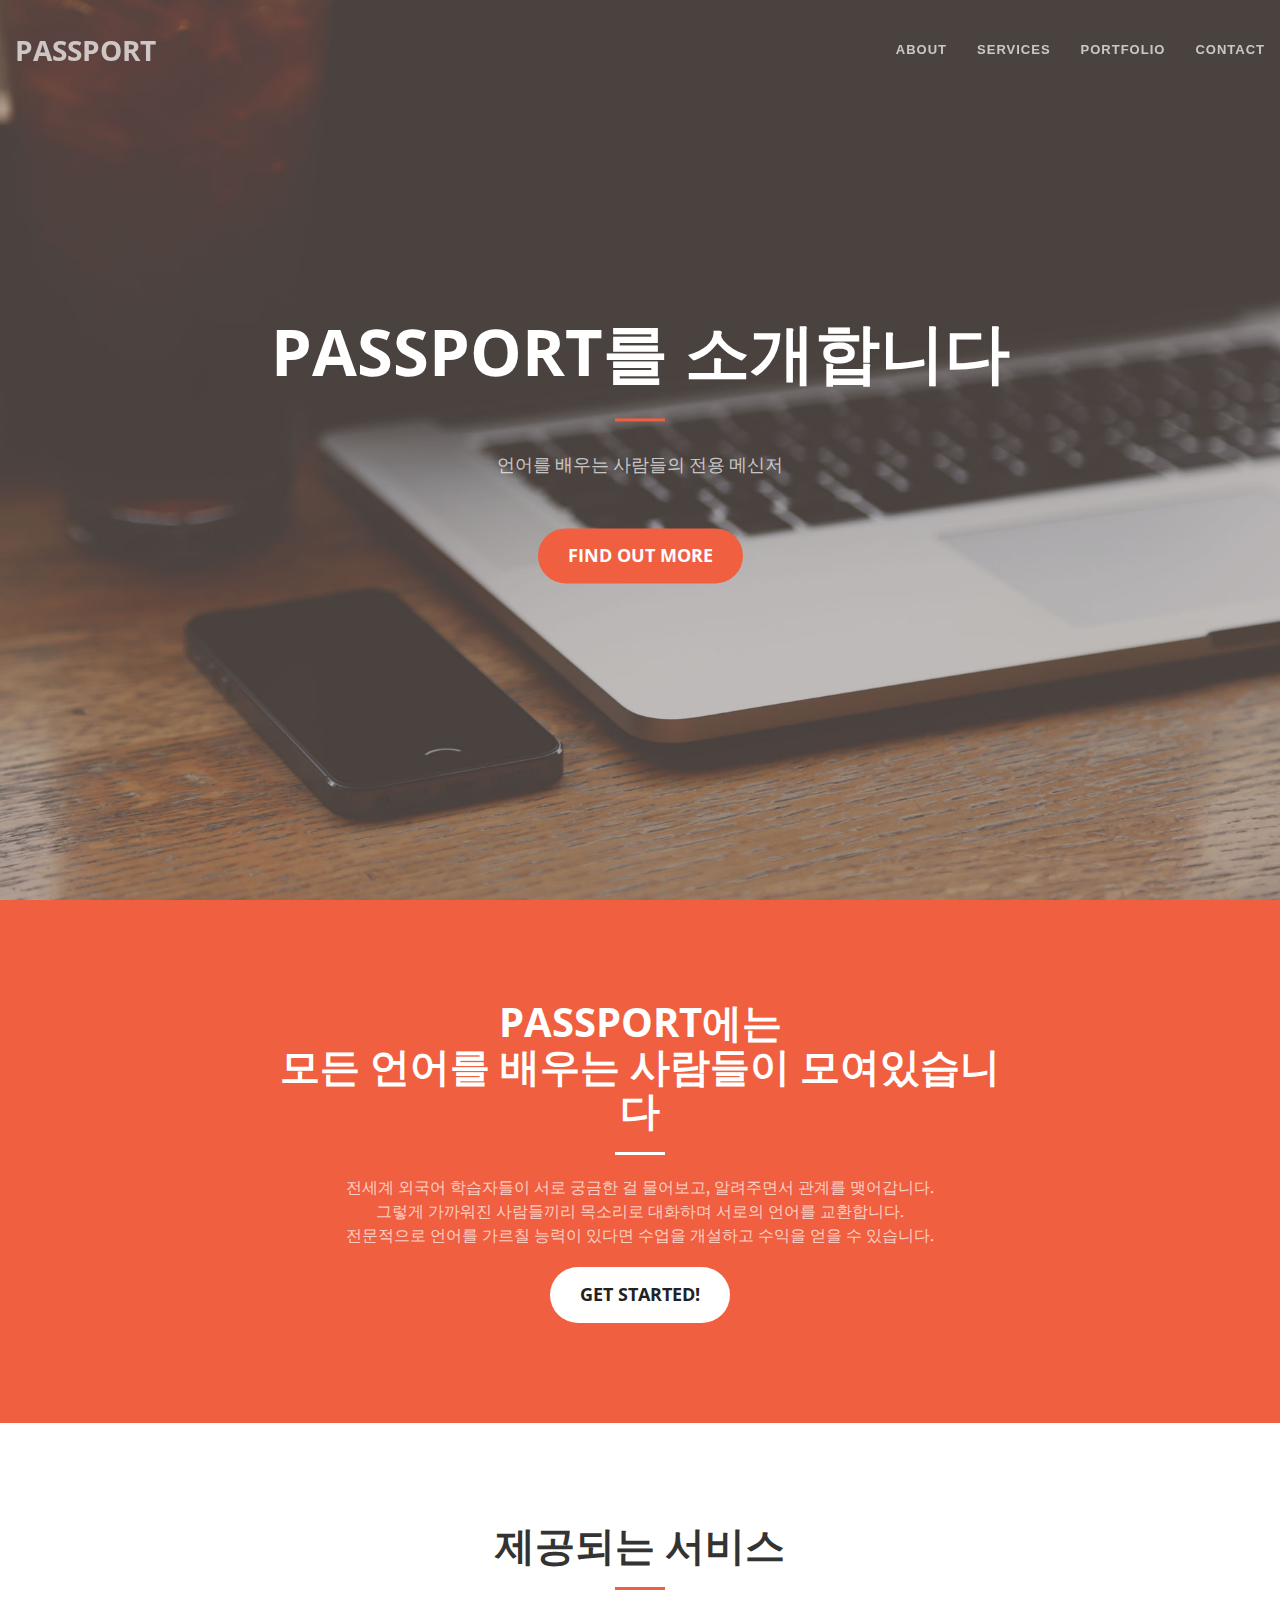
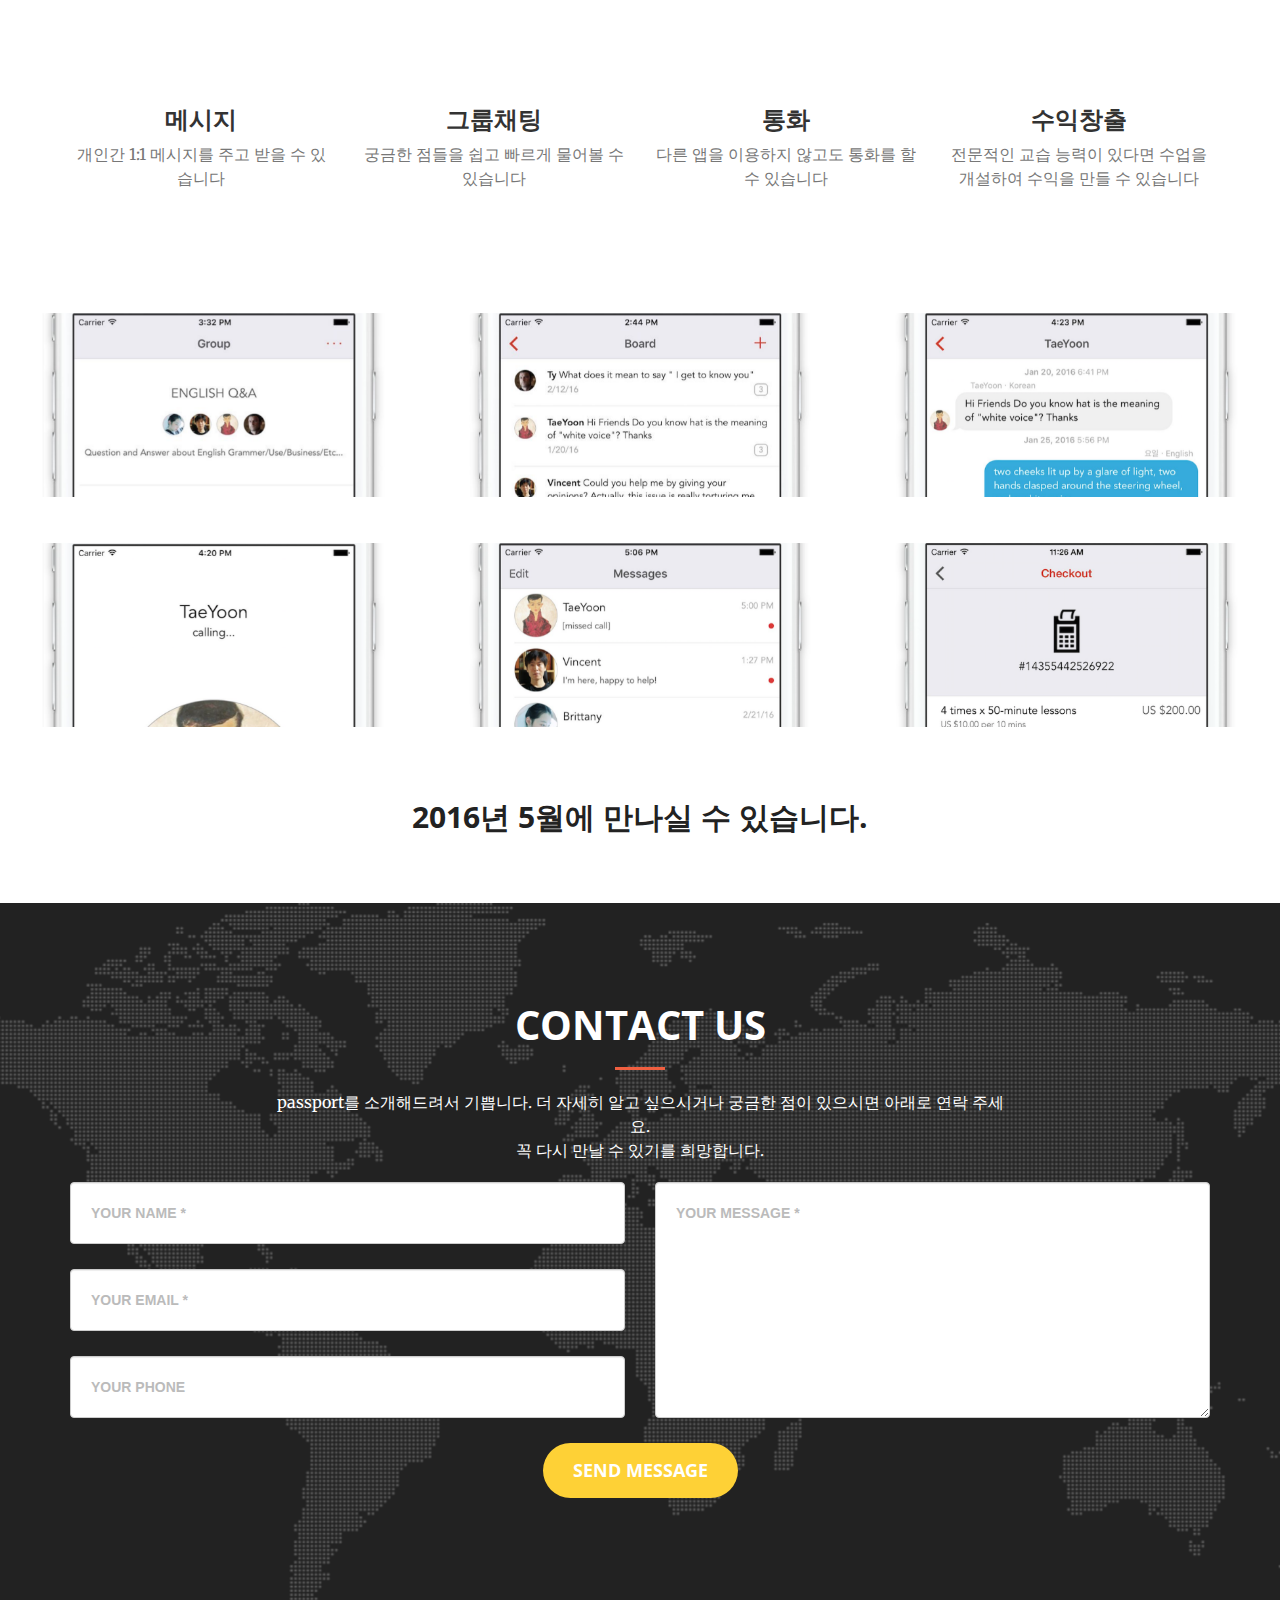
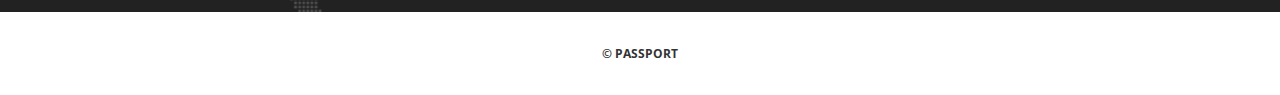
<file: index_kr_invest.html>
<META NAME="ROBOTS" CONTENT="NOINDEX, NOFOLLOW">
<!-- <meta http-equiv="refresh" content="0; url=http://passportapp.github.io/kr/index.html" /> -->
<!DOCTYPE html>
<html lang="ko">

<head>

    <meta charset="utf-8">
    <meta http-equiv="X-UA-Compatible" content="IE=edge">
    <meta name="viewport" content="width=device-width, initial-scale=1">
    <meta name="description" content="">
    <meta name="author" content="">

    <title>passport</title>

    <!-- Bootstrap Core CSS -->
    <link rel="stylesheet" href="css/bootstrap.min.css" type="text/css">

    <!-- Custom Fonts -->
    <link href='http://fonts.googleapis.com/css?family=Open+Sans:300italic,400italic,600italic,700italic,800italic,400,300,600,700,800' rel='stylesheet' type='text/css'>
    <link href='http://fonts.googleapis.com/css?family=Merriweather:400,300,300italic,400italic,700,700italic,900,900italic' rel='stylesheet' type='text/css'>
    <link rel="stylesheet" href="font-awesome/css/font-awesome.min.css" type="text/css">

    <!-- Plugin CSS -->
    <link rel="stylesheet" href="css/animate.min.css" type="text/css">

    <!-- contact us/night -->
    <link href="css/agency.css" rel="stylesheet">
    <!-- Custom CSS -->
    <link rel="stylesheet" href="css/creative.css" type="text/css">


    <!-- HTML5 Shim and Respond.js IE8 support of HTML5 elements and media queries -->
    <!-- WARNING: Respond.js doesn't work if you view the page via file:// -->
    <!--[if lt IE 9]>
        <script src="https://oss.maxcdn.com/libs/html5shiv/3.7.0/html5shiv.js"></script>
        <script src="https://oss.maxcdn.com/libs/respond.js/1.4.2/respond.min.js"></script>
    <![endif]-->

</head>
<link rel="shortcut icon" href="favicon.ico">

<body id="page-top">

    <nav id="mainNav" class="navbar navbar-default navbar-fixed-top">
        <div class="container-fluid">
            <!-- Brand and toggle get grouped for better mobile display -->
            <div class="navbar-header">
                <button type="button" class="navbar-toggle collapsed" data-toggle="collapse" data-target="#bs-example-navbar-collapse-1">
                    <span class="sr-only">Toggle navigation</span>
                    <span class="icon-bar"></span>
                    <span class="icon-bar"></span>
                    <span class="icon-bar"></span>
                </button>
                <a class="navbar-brand page-scroll" href="#page-top">passport</a>
            </div>

            <!-- Collect the nav links, forms, and other content for toggling -->
            <div class="collapse navbar-collapse" id="bs-example-navbar-collapse-1">
                <ul class="nav navbar-nav navbar-right">
                    <li>
                        <a class="page-scroll" href="#about">About</a>
                    </li>
                    <li>
                        <a class="page-scroll" href="#services">Services</a>
                    </li>
                    <li>
                        <a class="page-scroll" href="#portfolio">Portfolio</a>
                    </li>
                    <li>
                        <a class="page-scroll" href="#contact">Contact</a>
                    </li>
                </ul>
            </div>
            <!-- /.navbar-collapse -->
        </div>
        <!-- /.container-fluid -->
    </nav>

    <header>
        <div class="header-content">
            <div class="header-content-inner">
                <h1>passport를 소개합니다</h1>
                <hr>
                <p>언어를 배우는 사람들의 전용 메신저</p>
                <!-- <p>언어를 배우는 사람들을 위한 메신저 앱</p> -->
                <a href="#about" class="btn btn-primary btn-xl page-scroll">Find Out More</a>
            </div>
        </div>
    </header>

    <section class="bg-primary" id="about">
        <div class="container">
            <div class="row">
                <div class="col-lg-8 col-lg-offset-2 text-center">
                    <!-- <h2 class="section-heading">언어를 배우는 조금 쉬운 방법</h2> -->
                    <h2 class="section-heading">passport에는<br>모든 언어를 배우는 사람들이 모여있습니다</h2>
                    <hr class="light">
                    <!-- <p class="text-faded">passport는 모든 언어를 배우는 사람들을 위한 공간입니다. <br>이제 빠르게 물어보고, 쉽게 이해하고, 직접 대화하면서 즐겁게 언어를 배울 수 있습니다. <br>분명 도움이 될 거에요. 함께 시작해 봐요.</p> -->
                    <p class="text-faded">전세계 외국어 학습자들이 서로 궁금한 걸 물어보고, 알려주면서 관계를 맺어갑니다.<br>그렇게 가까워진 사람들끼리 목소리로 대화하며 서로의 언어를 교환합니다.<br>전문적으로 언어를 가르칠 능력이 있다면 수업을 개설하고 수익을 얻을 수 있습니다.</p>
                    <a href="#services" class="page-scroll btn btn-default btn-xl">Get Started!</a>
                </div>
            </div>
        </div>
    </section>

    <section id="services">
        <div class="container">
            <div class="row">
                <div class="col-lg-12 text-center">
                    <h2 class="section-heading">제공되는 서비스</h2>
                    <hr class="primary">
                </div>
            </div>
        </div>
        <div class="container">
            <div class="row">
                <div class="col-lg-3 col-md-6 text-center">
                    <div class="service-box">
                        <i class="fa fa-4x fa-comment wow bounceIn text-primary"></i>
                        <h3>메시지</h3>
                        <p class="text-muted">개인간 1:1 메시지를 주고 받을 수 있습니다</p>
                    </div>
                </div>
                <div class="col-lg-3 col-md-6 text-center">
                    <div class="service-box">
                        <i class="fa fa-4x fa-comments-o wow bounceIn text-primary" data-wow-delay=".1s"></i>
                        <h3>그룹채팅</h3>
                        <p class="text-muted">궁금한 점들을 쉽고 빠르게 물어볼 수 있습니다</p>
                    </div>
                </div>
                <div class="col-lg-3 col-md-6 text-center">
                    <div class="service-box">
                        <i class="fa fa-4x fa-phone wow bounceIn text-primary" data-wow-delay=".2s"></i>
                        <h3>통화</h3>
                        <p class="text-muted">다른 앱을 이용하지 않고도 통화를 할 수 있습니다</p>
                    </div>
                </div>
                <div class="col-lg-3 col-md-6 text-center">
                    <div class="service-box">
                        <!-- <i class="fa fa-4x fa-heart wow bounceIn text-primary" data-wow-delay=".3s"></i> -->
                        <i class="fa fa-4x fa-usd wow bounceIn text-primary" data-wow-delay=".3s"></i>
                        <h3>수익창출</h3>
                        <p class="text-muted">전문적인 교습 능력이 있다면 수업을 개설하여 수익을 만들 수 있습니다</p>
                    </div>
                </div>
            </div>
        </div>
    </section>

    <section class="no-padding" id="portfolio">
        <div class="container-fluid">
            <div class="row no-gutter">
                <div class="col-lg-4 col-sm-6">
                    <!-- <a href="#" class="portfolio-box"> -->
                    <!-- <a href="#portfolioModal1" class="portfolio-link" data-toggle="modal"> -->
                    <a href="#portfolioModal1" class="portfolio-box" data-toggle="modal">
                        <img src="img/portfolio/t1_frame.png" class="img-responsive" alt="">
                        <div class="portfolio-box-caption">
                            <div class="portfolio-box-caption-content">
                                <!-- <div class="project-category text-faded">
                                    Category
                                </div> -->
                                <div class="project-name">
                                    그룹
                                </div>
                            </div>
                        </div>
                    </a>
                </div>
                <div class="col-lg-4 col-sm-6">
                    <a href="#portfolioModal2" class="portfolio-box" data-toggle="modal">
                        <img src="img/portfolio/t2_frame.png" class="img-responsive" alt="">
                        <div class="portfolio-box-caption">
                            <div class="portfolio-box-caption-content">
                                <!-- <div class="project-category text-faded">
                                    Category
                                </div> -->
                                <div class="project-name">
                                    QA보드(언어교환, 1:1 lessons)
                                </div>
                            </div>
                        </div>
                    </a>
                </div>
                <div class="col-lg-4 col-sm-6">
                    <a href="#portfolioModal3" class="portfolio-box" data-toggle="modal">
                        <img src="img/portfolio/t3_frame.png" class="img-responsive" alt="">
                        <div class="portfolio-box-caption">
                            <div class="portfolio-box-caption-content">
                                <!-- <div class="project-category text-faded">
                                    Category
                                </div> -->
                                <div class="project-name">
                                    그룹 채팅
                                </div>
                            </div>
                        </div>
                    </a>
                </div>
                <div class="col-lg-4 col-sm-6">
                    <a href="#portfolioModal4" class="portfolio-box" data-toggle="modal">
                        <img src="img/portfolio/t4_frame.png" class="img-responsive" alt="">
                        <div class="portfolio-box-caption">
                            <div class="portfolio-box-caption-content">
                                <!-- <div class="project-category text-faded">
                                    Category
                                </div> -->
                                <div class="project-name">
                                    통화
                                </div>
                            </div>
                        </div>
                    </a>
                </div>
                <div class="col-lg-4 col-sm-6">
                    <a href="#portfolioModal5" class="portfolio-box" data-toggle="modal">
                        <img src="img/portfolio/t5_frame.png" class="img-responsive" alt="">
                        <div class="portfolio-box-caption">
                            <div class="portfolio-box-caption-content">
                                <!-- <div class="project-category text-faded">
                                    Category
                                </div> -->
                                <div class="project-name">
                                  <!-- 튜터소개탭  -->
                                    1:1 채팅
                                </div>
                            </div>
                        </div>
                    </a>
                </div>
                <div class="col-lg-4 col-sm-6">
                    <a href="#portfolioModal6" class="portfolio-box" data-toggle="modal">
                        <img src="img/portfolio/t6_frame.png" class="img-responsive" alt="">
                        <div class="portfolio-box-caption">
                            <div class="portfolio-box-caption-content">
                                <!-- <div class="project-category text-faded">
                                    Category
                                </div> -->
                                <div class="project-name">
                                    수익
                                </div>
                            </div>
                        </div>
                    </a>
                </div>
            </div>
        </div>
    </section>

    <aside class="bg-white">
        <div class="container text-center">
            <div class="call-to-action">
                <h2>2016년 5월에 만나실 수 있습니다.</h2>
                <!-- <a href="#" class="btn btn-default btn-xl wow tada">Download Now!</a> -->
                <!-- <h3>Coming soon</h3> -->
            </div>
        </div>
    </aside>


    <!-- Contact Section/night -->
    <section id="contact">
        <div class="container">
            <div class="row">
                <div class="col-lg-12 text-center">
                    <h2 class="section-heading">Contact Us</h2>
                    <hr class="primary">
                    <!-- <p class="section-subheading text-muted">Ready to start your next project with us? That's great! Give us a call or send us an email and we will get back to you as soon as possible!</p> -->
                    <div class="col-lg-8 col-lg-offset-2 text-center">
                        <p class="section-heading text-muted">passport를 소개해드려서 기쁩니다. 더 자세히 알고 싶으시거나 궁금한 점이 있으시면 아래로 연락 주세요.<br>꼭 다시 만날 수 있기를 희망합니다.</p>
                    </div>
                </div>

            </div>
            <div class="row">
                <div class="col-lg-12">
                    <form name="sentMessage" id="contactForm" novalidate>
                        <div class="row">
                            <div class="col-md-6">
                                <div class="form-group">
                                    <input type="text" class="form-control" placeholder="Your Name *" id="name" required data-validation-required-message="Please enter your name.">
                                    <p class="help-block text-danger"></p>
                                </div>
                                <div class="form-group">
                                    <input type="email" class="form-control" placeholder="Your Email *" id="email" required data-validation-required-message="Please enter your email address.">
                                    <p class="help-block text-danger"></p>
                                </div>
                                <div class="form-group">
                                    <!-- <input type="tel" class="form-control" placeholder="Your Phone" id="phone" required data-validation-required-message="Please enter your phone number."> -->
                                    <input type="tel" class="form-control" placeholder="Your Phone" id="phone">
                                    <p class="help-block text-danger"></p>
                                </div>
                            </div>
                            <div class="col-md-6">
                                <div class="form-group">
                                    <textarea class="form-control" placeholder="Your Message *" id="message" required data-validation-required-message="Please enter a message."></textarea>
                                    <p class="help-block text-danger"></p>
                                </div>
                            </div>
                            <div class="clearfix"></div>
                            <div class="col-lg-12 text-center">
                                <div id="success"></div>
                                <button type="submit" class="btn btn-xl">Send Message</button>
                            </div>
                        </div>
                    </form>
                </div>
            </div>
        </div>
    </section>

    <!-- Portfolio Modals -->
    <!-- Use the modals below to showcase details about your portfolio projects! -->

    <!-- Portfolio Modal 1/night -->
    <div class="portfolio-modal modal fade" id="portfolioModal1" tabindex="-1" role="dialog" aria-hidden="true">
        <div class="modal-content">
            <div class="close-modal" data-dismiss="modal">
                <div class="lr">
                    <div class="rl">
                    </div>
                </div>
            </div>
            <div class="container">
                <div class="row">
                    <div class="col-lg-8 col-lg-offset-2">
                        <div class="modal-body">
                            <!-- Project Details Go Here -->
                            <h2>Group</h2>
                            <p class="item-intro text-muted">각 언어별로 세 개의 그룹이 제공됩니다.<br>궁금한 내용을 묻고 답하는 QA그룹,<br>서로의 언어를 교환하는 언어교환 그룹,<br>프리미엄 유저와의 1:1 수업이 가능한 레슨 보드가 존재합니다.<br>(* 레슨 보드는 서비스 초기에는 제외됩니다.)</p>
                            <img class="img-responsive img-centered" src="img/portfolio/t1_full.jpg" alt="">
                            <button type="button" class="btn btn-primary" data-dismiss="modal"><i class="fa fa-times"></i> Close</button>
                        </div>
                    </div>
                </div>
            </div>
        </div>
    </div>
    <!-- Portfolio Modal 2 -->
    <div class="portfolio-modal modal fade" id="portfolioModal2" tabindex="-1" role="dialog" aria-hidden="true">
        <div class="modal-content">
            <div class="close-modal" data-dismiss="modal">
                <div class="lr">
                    <div class="rl">
                    </div>
                </div>
            </div>
            <div class="container">
                <div class="row">
                    <div class="col-lg-8 col-lg-offset-2">
                        <div class="modal-body">
                            <h2>Board</h2>
                            <p class="item-intro text-muted"></p>
                            <img class="img-responsive img-centered" src="img/portfolio/t2_full.jpg" alt="">
                            <button type="button" class="btn btn-primary" data-dismiss="modal"><i class="fa fa-times"></i> Close</button>
                        </div>
                    </div>
                </div>
            </div>
        </div>
    </div>

    <!-- Portfolio Modal 3 -->
    <div class="portfolio-modal modal fade" id="portfolioModal3" tabindex="-1" role="dialog" aria-hidden="true">
        <div class="modal-content">
            <div class="close-modal" data-dismiss="modal">
                <div class="lr">
                    <div class="rl">
                    </div>
                </div>
            </div>
            <div class="container">
                <div class="row">
                    <div class="col-lg-8 col-lg-offset-2">
                        <div class="modal-body">
                            <!-- Project Details Go Here -->
                            <h2>Group Chat</h2>
                            <p class="item-intro text-muted">QA보드, 언어교환 보드, 1:1 레슨보드에서는 실시간 그룹 채팅으로 대화가 진행됩니다.</p>
                            <img class="img-responsive img-centered" src="img/portfolio/t3_full.jpg" alt="">
                            <button type="button" class="btn btn-primary" data-dismiss="modal"><i class="fa fa-times"></i> Close</button>
                        </div>
                    </div>
                </div>
            </div>
        </div>
    </div>

    <!-- Portfolio Modal 4 -->
    <div class="portfolio-modal modal fade" id="portfolioModal4" tabindex="-1" role="dialog" aria-hidden="true">
        <div class="modal-content">
            <div class="close-modal" data-dismiss="modal">
                <div class="lr">
                    <div class="rl">
                    </div>
                </div>
            </div>
            <div class="container">
                <div class="row">
                    <div class="col-lg-8 col-lg-offset-2">
                        <div class="modal-body">
                            <!-- Project Details Go Here -->
                            <h2>Call</h2>
                            <p class="item-intro text-muted">목소리로 직접 대화할 수 있도록 VoIP 통화 기능을 제공합니다.<br>1:1레슨, 언어교환을 위해 사용됩니다.</p>
                            <img class="img-responsive img-centered" src="img/portfolio/t4_full.jpg" alt="">
                            <button type="button" class="btn btn-primary" data-dismiss="modal"><i class="fa fa-times"></i> Close</button>
                        </div>
                    </div>
                </div>
            </div>
        </div>
    </div>

    <!-- Portfolio Modal 5 -->
    <div class="portfolio-modal modal fade" id="portfolioModal5" tabindex="-1" role="dialog" aria-hidden="true">
        <div class="modal-content">
            <div class="close-modal" data-dismiss="modal">
                <div class="lr">
                    <div class="rl">
                    </div>
                </div>
            </div>
            <div class="container">
                <div class="row">
                    <div class="col-lg-8 col-lg-offset-2">
                        <div class="modal-body">
                            <!-- Project Details Go Here -->
                            <h2>Messages</h2>
                            <p class="item-intro text-muted">사용자 누구와도 1:1채팅으로 대화할 수 있습니다.</p>
                            <img class="img-responsive img-centered" src="img/portfolio/t5_full.jpg" alt="">
                            <button type="button" class="btn btn-primary" data-dismiss="modal"><i class="fa fa-times"></i> Close</button>
                        </div>
                    </div>
                </div>
            </div>
        </div>
    </div>

    <!-- Portfolio Modal 6 -->
    <div class="portfolio-modal modal fade" id="portfolioModal6" tabindex="-1" role="dialog" aria-hidden="true">
        <div class="modal-content">
            <div class="close-modal" data-dismiss="modal">
                <div class="lr">
                    <div class="rl">
                    </div>
                </div>
            </div>
            <div class="container">
                <div class="row">
                    <div class="col-lg-8 col-lg-offset-2">
                        <div class="modal-body">
                            <!-- Project Details Go Here -->
                            <h2>Lessons</h2>
                            <p class="item-intro text-muted">서로의 스케쥴과 사정에 맞춰 1:1 수업을 개설합니다.<br>전문적인 교습 능력이 있다면 수업을 개설하여 수익을 만들 수 있습니다</p>
                            <img class="img-responsive img-centered" src="img/portfolio/t6_full.jpg" alt="">
                            <button type="button" class="btn btn-primary" data-dismiss="modal"><i class="fa fa-times"></i> Close</button>
                        </div>
                    </div>
                </div>
            </div>
        </div>
    </div>

    <footer>
              <!-- <h6 class="center">© 2015 <a href="http://passport.com" target="_blank">passport</a></h6> -->
              <h6 class="center">© passport</h6>
          </footer>

    <!-- jQuery -->
    <script src="js/jquery.js"></script>

    <!-- Bootstrap Core JavaScript -->
    <script src="js/bootstrap.min.js"></script>

    <!-- Plugin JavaScript -->
    <script src="js/jquery.easing.min.js"></script>
    <script src="js/jquery.fittext.js"></script>
    <script src="js/wow.min.js"></script>

    <!-- Contact Form JavaScript/night -->
    <script src="js/jqBootstrapValidation.js"></script>
    <script src="js/contact_me.js"></script>

    <!-- Custom Theme JavaScript -->
    <script src="js/creative.js"></script>

</body>

</html>
</file>
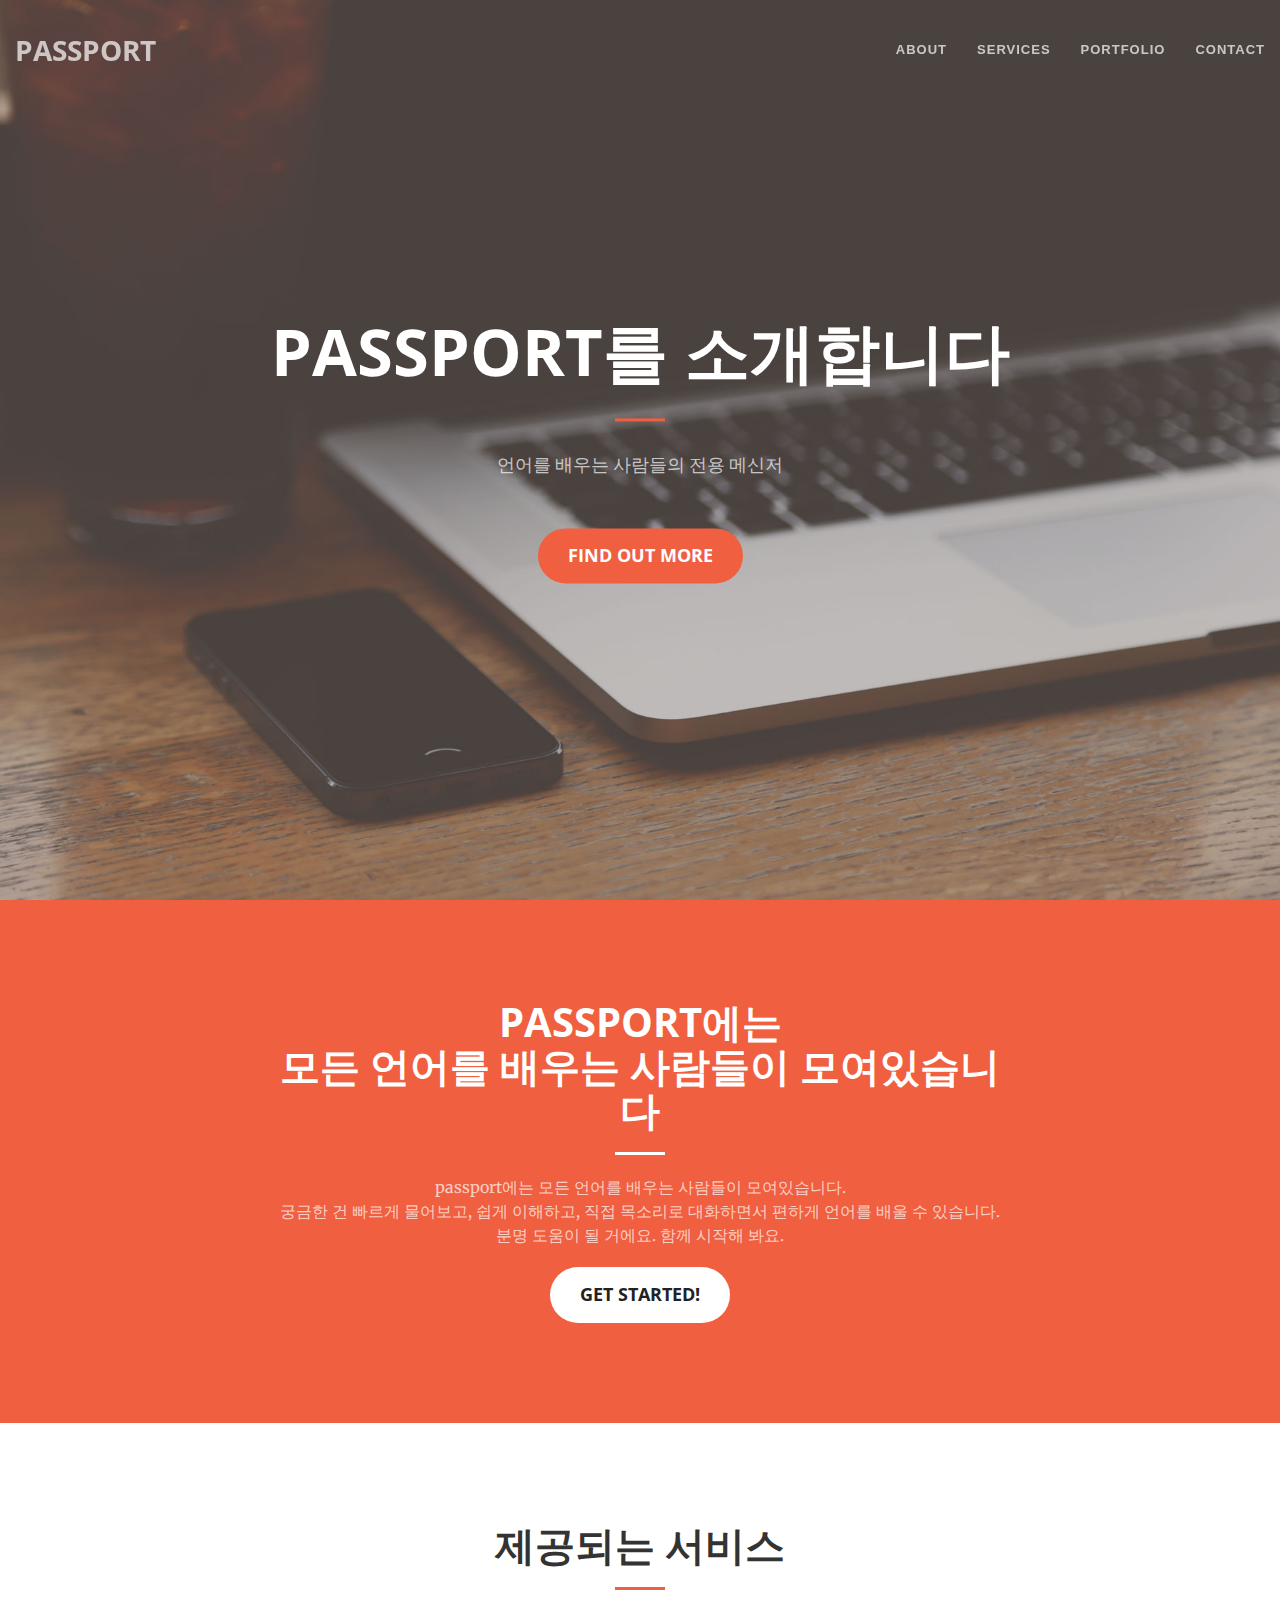
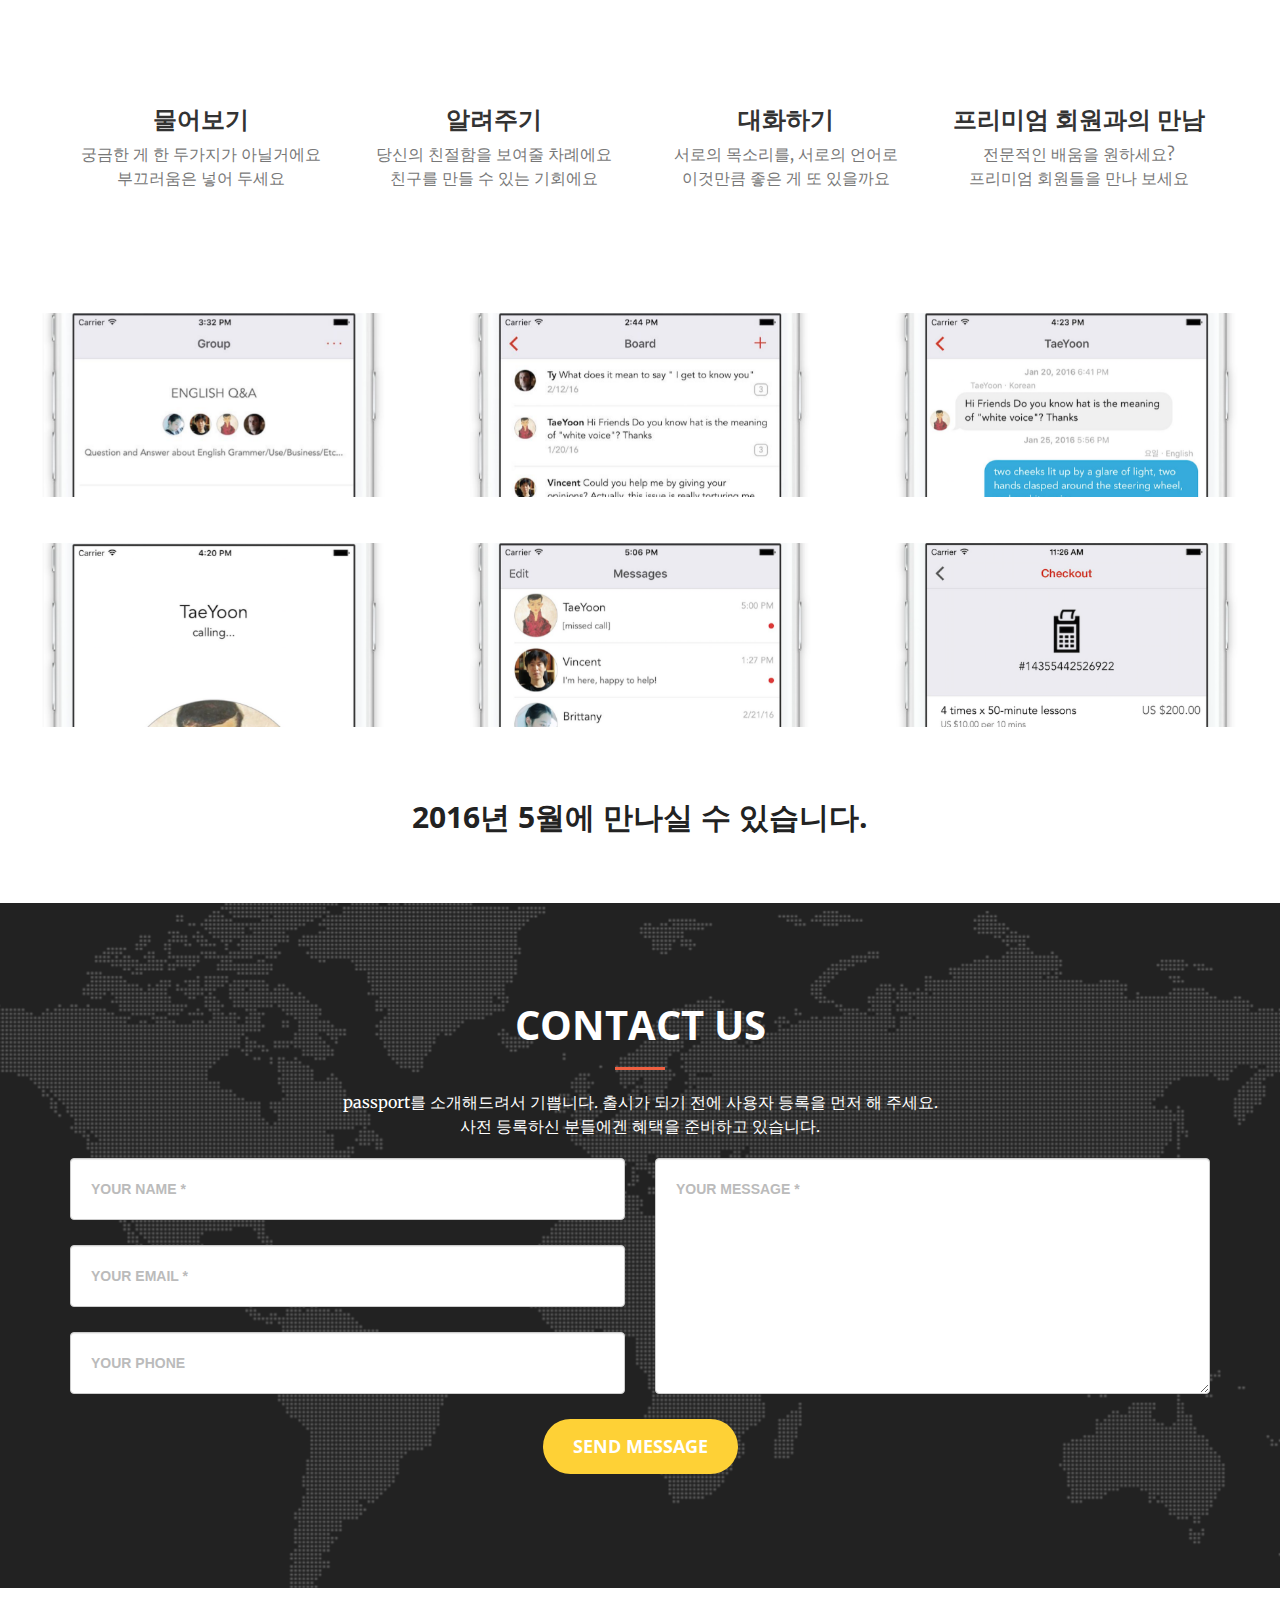
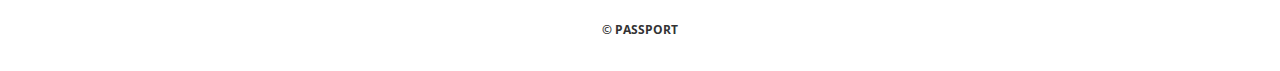
<file: ko/index_foruser.html>
<META NAME="ROBOTS" CONTENT="NOINDEX, NOFOLLOW">
<!DOCTYPE html>
<html lang="ko">

<head>

    <meta charset="utf-8">
    <meta http-equiv="X-UA-Compatible" content="IE=edge">
    <meta name="viewport" content="width=device-width, initial-scale=1">
    <meta name="description" content="">
    <meta name="author" content="">

    <title>passport</title>

    <!-- Bootstrap Core CSS -->
    <link rel="stylesheet" href="../css/bootstrap.min.css" type="text/css">

    <!-- Custom Fonts -->
    <link href='http://fonts.googleapis.com/css?family=Open+Sans:300italic,400italic,600italic,700italic,800italic,400,300,600,700,800' rel='stylesheet' type='text/css'>
    <link href='http://fonts.googleapis.com/css?family=Merriweather:400,300,300italic,400italic,700,700italic,900,900italic' rel='stylesheet' type='text/css'>
    <link rel="stylesheet" href="../font-awesome/css/font-awesome.min.css" type="text/css">

    <!-- Plugin CSS -->
    <link rel="stylesheet" href="../css/animate.min.css" type="text/css">

    <!-- contact us/night -->
    <link href="../css/agency.css" rel="stylesheet">
    <!-- Custom CSS -->
    <link rel="stylesheet" href="../css/creative.css" type="text/css">


    <!-- HTML5 Shim and Respond.js IE8 support of HTML5 elements and media queries -->
    <!-- WARNING: Respond.js doesn't work if you view the page via file:// -->
    <!--[if lt IE 9]>
        <script src="https://oss.maxcdn.com/libs/html5shiv/3.7.0/html5shiv.js"></script>
        <script src="https://oss.maxcdn.com/libs/respond.js/1.4.2/respond.min.js"></script>
    <![endif]-->

</head>
<link rel="shortcut icon" href="../favicon.ico">

<body id="page-top">

    <nav id="mainNav" class="navbar navbar-default navbar-fixed-top">
        <div class="container-fluid">
            <!-- Brand and toggle get grouped for better mobile display -->
            <div class="navbar-header">
                <button type="button" class="navbar-toggle collapsed" data-toggle="collapse" data-target="#bs-example-navbar-collapse-1">
                    <span class="sr-only">Toggle navigation</span>
                    <span class="icon-bar"></span>
                    <span class="icon-bar"></span>
                    <span class="icon-bar"></span>
                </button>
                <a class="navbar-brand page-scroll" href="#page-top">passport</a>
            </div>

            <!-- Collect the nav links, forms, and other content for toggling -->
            <div class="collapse navbar-collapse" id="bs-example-navbar-collapse-1">
                <ul class="nav navbar-nav navbar-right">
                    <li>
                        <a class="page-scroll" href="#about">About</a>
                    </li>
                    <li>
                        <a class="page-scroll" href="#services">Services</a>
                    </li>
                    <li>
                        <a class="page-scroll" href="#portfolio">Portfolio</a>
                    </li>
                    <li>
                        <a class="page-scroll" href="#contact">Contact</a>
                    </li>
                </ul>
            </div>
            <!-- /.navbar-collapse -->
        </div>
        <!-- /.container-fluid -->
    </nav>

    <header>
        <div class="header-content">
            <div class="header-content-inner">
                <h1>passport를 소개합니다</h1>
                <hr>
                <p>언어를 배우는 사람들의 전용 메신저</p>
                <!-- <p>외국어 사용자들을 위한 전용 메신저</p> -->
                <a href="#about" class="btn btn-primary btn-xl page-scroll">Find Out More</a>
            </div>
        </div>
    </header>

    <section class="bg-primary" id="about">
        <div class="container">
            <div class="row">
                <div class="col-lg-8 col-lg-offset-2 text-center">
                    <!-- <h2 class="section-heading">언어를 배우는 조금 쉬운 방법</h2> -->
                    <h2 class="section-heading">passport에는<br>모든 언어를 배우는 사람들이 모여있습니다</h2>
                    <hr class="light">
                    <!-- <p class="text-faded">passport는 모든 언어를 배우는 사람들을 위한 공간입니다. <br>이제 빠르게 물어보고, 쉽게 이해하고, 직접 대화하면서 즐겁게 언어를 배울 수 있습니다. <br>분명 도움이 될 거에요. 함께 시작해 봐요.</p> -->
                    <p class="text-faded">passport에는 모든 언어를 배우는 사람들이 모여있습니다.<br>궁금한 건 빠르게 물어보고, 쉽게 이해하고, 직접 목소리로 대화하면서 편하게 언어를 배울 수 있습니다. <br>분명 도움이 될 거에요. 함께 시작해 봐요.</p>
                    <a href="#services" class="page-scroll btn btn-default btn-xl">Get Started!</a>
                </div>
            </div>
        </div>
    </section>

    <section id="services">
        <div class="container">
            <div class="row">
                <div class="col-lg-12 text-center">
                    <h2 class="section-heading">제공되는 서비스</h2>
                    <hr class="primary">
                </div>
            </div>
        </div>
        <div class="container">
            <div class="row">
                <div class="col-lg-3 col-md-6 text-center">
                    <div class="service-box">
                        <i class="fa fa-4x fa-comment wow bounceIn text-primary"></i>
                        <h3>물어보기</h3>
                        <p class="text-muted">궁금한 게 한 두가지가 아닐거에요<br>부끄러움은 넣어 두세요</p>
                    </div>
                </div>
                <div class="col-lg-3 col-md-6 text-center">
                    <div class="service-box">
                        <i class="fa fa-4x fa-comments-o wow bounceIn text-primary" data-wow-delay=".1s"></i>
                        <h3>알려주기</h3>
                        <p class="text-muted">당신의 친절함을 보여줄 차례에요<br>친구를 만들 수 있는 기회에요</p>
                    </div>
                </div>
                <div class="col-lg-3 col-md-6 text-center">
                    <div class="service-box">
                        <i class="fa fa-4x fa-phone wow bounceIn text-primary" data-wow-delay=".2s"></i>
                        <h3>대화하기</h3>
                        <p class="text-muted">서로의 목소리를, 서로의 언어로<br>이것만큼 좋은 게 또 있을까요</p>
                    </div>
                </div>
                <div class="col-lg-3 col-md-6 text-center">
                    <div class="service-box">
                        <i class="fa fa-4x fa-heart wow bounceIn text-primary" data-wow-delay=".3s"></i>
                        <h3>프리미엄 회원과의 만남</h3>
                        <p class="text-muted">전문적인 배움을 원하세요?<br>프리미엄 회원들을 만나 보세요</p>
                    </div>
                </div>
            </div>
        </div>
    </section>

    <section class="no-padding" id="portfolio">
        <div class="container-fluid">
            <div class="row no-gutter">
                <div class="col-lg-4 col-sm-6">
                    <!-- <a href="#" class="portfolio-box"> -->
                    <!-- <a href="#portfolioModal1" class="portfolio-link" data-toggle="modal"> -->
                    <a href="#portfolioModal1" class="portfolio-box" data-toggle="modal">
                        <img src="../img/portfolio/t1_frame.png" class="img-responsive" alt="">
                        <div class="portfolio-box-caption">
                            <div class="portfolio-box-caption-content">
                                <!-- <div class="project-category text-faded">
                                    Category
                                </div> -->
                                <div class="project-name">
                                    그룹
                                </div>
                            </div>
                        </div>
                    </a>
                </div>
                <div class="col-lg-4 col-sm-6">
                    <a href="#portfolioModal2" class="portfolio-box" data-toggle="modal">
                        <img src="../img/portfolio/t2_frame.png" class="img-responsive" alt="">
                        <div class="portfolio-box-caption">
                            <div class="portfolio-box-caption-content">
                                <!-- <div class="project-category text-faded">
                                    Category
                                </div> -->
                                <div class="project-name">
                                    QA보드(언어교환, 1:1 lessons)
                                </div>
                            </div>
                        </div>
                    </a>
                </div>
                <div class="col-lg-4 col-sm-6">
                    <a href="#portfolioModal3" class="portfolio-box" data-toggle="modal">
                        <img src="../img/portfolio/t3_frame.png" class="img-responsive" alt="">
                        <div class="portfolio-box-caption">
                            <div class="portfolio-box-caption-content">
                                <!-- <div class="project-category text-faded">
                                    Category
                                </div> -->
                                <div class="project-name">
                                    그룹 채팅
                                </div>
                            </div>
                        </div>
                    </a>
                </div>
                <div class="col-lg-4 col-sm-6">
                    <a href="#portfolioModal4" class="portfolio-box" data-toggle="modal">
                        <img src="../img/portfolio/t4_frame.png" class="img-responsive" alt="">
                        <div class="portfolio-box-caption">
                            <div class="portfolio-box-caption-content">
                                <!-- <div class="project-category text-faded">
                                    Category
                                </div> -->
                                <div class="project-name">
                                    통화
                                </div>
                            </div>
                        </div>
                    </a>
                </div>
                <div class="col-lg-4 col-sm-6">
                    <a href="#portfolioModal5" class="portfolio-box" data-toggle="modal">
                        <img src="../img/portfolio/t5_frame.png" class="img-responsive" alt="">
                        <div class="portfolio-box-caption">
                            <div class="portfolio-box-caption-content">
                                <!-- <div class="project-category text-faded">
                                    Category
                                </div> -->
                                <div class="project-name">
                                  <!-- 튜터소개탭  -->
                                    1:1 채팅
                                </div>
                            </div>
                        </div>
                    </a>
                </div>
                <div class="col-lg-4 col-sm-6">
                    <a href="#portfolioModal6" class="portfolio-box" data-toggle="modal">
                        <img src="../img/portfolio/t6_frame.png" class="img-responsive" alt="">
                        <div class="portfolio-box-caption">
                            <div class="portfolio-box-caption-content">
                                <!-- <div class="project-category text-faded">
                                    Category
                                </div> -->
                                <div class="project-name">
                                    수익
                                </div>
                            </div>
                        </div>
                    </a>
                </div>
            </div>
        </div>
    </section>

    <aside class="bg-white">
        <div class="container text-center">
            <div class="call-to-action">
                <h2>2016년 5월에 만나실 수 있습니다.</h2>
                <!-- <a href="#" class="btn btn-default btn-xl wow tada">Download Now!</a> -->
                <!-- <h3>Coming soon</h3> -->
            </div>
        </div>
    </aside>

    <!-- <section id="contact">
        <div class="container">
            <div class="row">
                <div class="col-lg-8 col-lg-offset-2 text-center">
                    <h2 class="section-heading">Let's Get In Touch!</h2>
                    <hr class="primary">
                    <p>Ready to start your next project with us? That's great! Give us a call or send us an email and we will get back to you as soon as possible!</p>
                    <p></p>
                </div>
                <div class="col-lg-4 col-lg-offset-2 text-center">
                    <i class="fa fa-phone fa-3x wow bounceIn"></i>
                    <p>123-456-6789</p>
                </div>
                <div class="col-lg-4 text-center">
                    <i class="fa fa-envelope-o fa-3x wow bounceIn" data-wow-delay=".1s"></i>
                    <p><a href="mailto:your-email@your-domain.com">feedback@startbootstrap.com</a></p>
                </div>
            </div>
        </div>
    </section> -->

    <!-- Contact Section/night -->
    <section id="contact">
        <div class="container">
            <div class="row">
                <div class="col-lg-12 text-center">
                    <h2 class="section-heading">Contact Us</h2>
                    <hr class="primary">
                    <!-- <p class="section-subheading text-muted">Ready to start your next project with us? That's great! Give us a call or send us an email and we will get back to you as soon as possible!</p> -->
                    <div class="col-lg-8 col-lg-offset-2 text-center">
                        <p class="section-heading text-muted">passport를 소개해드려서 기쁩니다. 출시가 되기 전에 사용자 등록을 먼저 해 주세요.<br>사전 등록하신 분들에겐 혜택을 준비하고 있습니다.</p>
                    </div>
                </div>

            </div>
            <div class="row">
                <div class="col-lg-12">
                    <form name="sentMessage" id="contactForm" novalidate>
                        <div class="row">
                            <div class="col-md-6">
                                <div class="form-group">
                                    <input type="text" class="form-control" placeholder="Your Name *" id="name" required data-validation-required-message="Please enter your name.">
                                    <p class="help-block text-danger"></p>
                                </div>
                                <div class="form-group">
                                    <input type="email" class="form-control" placeholder="Your Email *" id="email" required data-validation-required-message="Please enter your email address.">
                                    <p class="help-block text-danger"></p>
                                </div>
                                <div class="form-group">
                                    <!-- <input type="tel" class="form-control" placeholder="Your Phone" id="phone" required data-validation-required-message="Please enter your phone number."> -->
                                    <input type="tel" class="form-control" placeholder="Your Phone" id="phone">
                                    <p class="help-block text-danger"></p>
                                </div>
                            </div>
                            <div class="col-md-6">
                                <div class="form-group">
                                    <textarea class="form-control" placeholder="Your Message *" id="message" required data-validation-required-message="Please enter a message."></textarea>
                                    <p class="help-block text-danger"></p>
                                </div>
                            </div>
                            <div class="clearfix"></div>
                            <div class="col-lg-12 text-center">
                                <div id="success"></div>
                                <button type="submit" class="btn btn-xl">Send Message</button>
                            </div>
                        </div>
                    </form>
                </div>
            </div>
        </div>
    </section>

    <!-- Portfolio Modals -->
    <!-- Use the modals below to showcase details about your portfolio projects! -->

    <!-- Portfolio Modal 1/night -->
    <div class="portfolio-modal modal fade" id="portfolioModal1" tabindex="-1" role="dialog" aria-hidden="true">
        <div class="modal-content">
            <div class="close-modal" data-dismiss="modal">
                <div class="lr">
                    <div class="rl">
                    </div>
                </div>
            </div>
            <div class="container">
                <div class="row">
                    <div class="col-lg-8 col-lg-offset-2">
                        <div class="modal-body">
                            <!-- Project Details Go Here -->
                            <h2>Group</h2>
                            <!-- <p class="item-intro text-muted">각 언어별로 세 개의 그룹이 제공됩니다.<br>궁금한 내용을 묻고 답하는 QA그룹,<br>서로의 언어를 교환하는 언어교환 그룹,<br>프리미엄 유저와의 1:1 수업이 가능한 레슨 보드가 존재합니다.<br>(* 레슨 보드는 서비스 초기에는 제외됩니다.)</p> -->
                            <!-- <img class="img-responsive img-centered" src="img/portfolio/roundicons-free.png" alt=""> -->
                            <img class="img-responsive img-centered" src="../img/portfolio/t1_full.jpg" alt="">
                            <!-- <p>Use this area to describe your project. Lorem ipsum dolor sit amet, consectetur adipisicing elit. Est blanditiis dolorem culpa incidunt minus dignissimos deserunt repellat aperiam quasi sunt officia expedita beatae cupiditate, maiores repudiandae, nostrum, reiciendis facere nemo!</p>
                            <p>
                                <strong>Want these icons in this portfolio item sample?</strong>You can download 60 of them for free, courtesy of <a href="https://getdpd.com/cart/hoplink/18076?referrer=bvbo4kax5k8ogc">RoundIcons.com</a>, or you can purchase the 1500 icon set <a href="https://getdpd.com/cart/hoplink/18076?referrer=bvbo4kax5k8ogc">here</a>.</p>
                            <ul class="list-inline">
                                <li>Date: July 2014</li>
                                <li>Client: Round Icons</li>
                                <li>Category: Graphic Design</li>
                            </ul> -->
                            <button type="button" class="btn btn-primary" data-dismiss="modal"><i class="fa fa-times"></i> Close</button>
                        </div>
                    </div>
                </div>
            </div>
        </div>
    </div>
    <!-- Portfolio Modal 2 -->
    <div class="portfolio-modal modal fade" id="portfolioModal2" tabindex="-1" role="dialog" aria-hidden="true">
        <div class="modal-content">
            <div class="close-modal" data-dismiss="modal">
                <div class="lr">
                    <div class="rl">
                    </div>
                </div>
            </div>
            <div class="container">
                <div class="row">
                    <div class="col-lg-8 col-lg-offset-2">
                        <div class="modal-body">
                            <h2>Board</h2>
                            <!-- <p class="item-intro text-muted"></p> -->
                            <img class="img-responsive img-centered" src="../img/portfolio/t2_full.jpg" alt="">
                            <button type="button" class="btn btn-primary" data-dismiss="modal"><i class="fa fa-times"></i> Close</button>
                        </div>
                    </div>
                </div>
            </div>
        </div>
    </div>

    <!-- Portfolio Modal 3 -->
    <div class="portfolio-modal modal fade" id="portfolioModal3" tabindex="-1" role="dialog" aria-hidden="true">
        <div class="modal-content">
            <div class="close-modal" data-dismiss="modal">
                <div class="lr">
                    <div class="rl">
                    </div>
                </div>
            </div>
            <div class="container">
                <div class="row">
                    <div class="col-lg-8 col-lg-offset-2">
                        <div class="modal-body">
                            <!-- Project Details Go Here -->
                            <h2>Group Chat</h2>
                            <!-- <p class="item-intro text-muted">QA보드, 언어교환 보드, 1:1 레슨보드에서는 실시간 그룹 채팅으로 대화가 진행됩니다.</p> -->
                            <img class="img-responsive img-centered" src="../img/portfolio/t3_full.jpg" alt="">
                            <button type="button" class="btn btn-primary" data-dismiss="modal"><i class="fa fa-times"></i> Close</button>
                        </div>
                    </div>
                </div>
            </div>
        </div>
    </div>

    <!-- Portfolio Modal 4 -->
    <div class="portfolio-modal modal fade" id="portfolioModal4" tabindex="-1" role="dialog" aria-hidden="true">
        <div class="modal-content">
            <div class="close-modal" data-dismiss="modal">
                <div class="lr">
                    <div class="rl">
                    </div>
                </div>
            </div>
            <div class="container">
                <div class="row">
                    <div class="col-lg-8 col-lg-offset-2">
                        <div class="modal-body">
                            <!-- Project Details Go Here -->
                            <h2>Call</h2>
                            <!-- <p class="item-intro text-muted">목소리로 직접 대화할 수 있도록 VoIP 통화 기능을 제공합니다.<br>1:1레슨, 언어교환을 위해 사용됩니다.</p> -->
                            <img class="img-responsive img-centered" src="../img/portfolio/t4_full.jpg" alt="">
                            <button type="button" class="btn btn-primary" data-dismiss="modal"><i class="fa fa-times"></i> Close</button>
                        </div>
                    </div>
                </div>
            </div>
        </div>
    </div>

    <!-- Portfolio Modal 5 -->
    <div class="portfolio-modal modal fade" id="portfolioModal5" tabindex="-1" role="dialog" aria-hidden="true">
        <div class="modal-content">
            <div class="close-modal" data-dismiss="modal">
                <div class="lr">
                    <div class="rl">
                    </div>
                </div>
            </div>
            <div class="container">
                <div class="row">
                    <div class="col-lg-8 col-lg-offset-2">
                        <div class="modal-body">
                            <!-- Project Details Go Here -->
                            <h2>Messages</h2>
                            <!-- <p class="item-intro text-muted">사용자 누구와도 1:1채팅으로 대화할 수 있습니다.</p> -->
                            <img class="img-responsive img-centered" src="../img/portfolio/t5_full.jpg" alt="">
                            <button type="button" class="btn btn-primary" data-dismiss="modal"><i class="fa fa-times"></i> Close</button>
                        </div>
                    </div>
                </div>
            </div>
        </div>
    </div>

    <!-- Portfolio Modal 6 -->
    <div class="portfolio-modal modal fade" id="portfolioModal6" tabindex="-1" role="dialog" aria-hidden="true">
        <div class="modal-content">
            <div class="close-modal" data-dismiss="modal">
                <div class="lr">
                    <div class="rl">
                    </div>
                </div>
            </div>
            <div class="container">
                <div class="row">
                    <div class="col-lg-8 col-lg-offset-2">
                        <div class="modal-body">
                            <!-- Project Details Go Here -->
                            <h2>Lessons</h2>
                            <!-- <p class="item-intro text-muted">서로의 스케쥴과 사정에 맞춰 1:1 수업을 개설합니다.<br>전문적인 교습 능력이 있다면 수업을 개설하여 수익을 만들 수 있습니다</p> -->
                            <img class="img-responsive img-centered" src="../img/portfolio/t6_full.jpg" alt="">
                            <button type="button" class="btn btn-primary" data-dismiss="modal"><i class="fa fa-times"></i> Close</button>
                        </div>
                    </div>
                </div>
            </div>
        </div>
    </div>

    <footer>
              <!-- <h6 class="center">© 2015 <a href="http://passport.com" target="_blank">passport</a></h6> -->
              <h6 class="center">© passport</h6>
          </footer>

    <!-- jQuery -->
    <script src="../js/jquery.js"></script>

    <!-- Bootstrap Core JavaScript -->
    <script src="../js/bootstrap.min.js"></script>

    <!-- Plugin JavaScript -->
    <script src="../js/jquery.easing.min.js"></script>
    <script src="../js/jquery.fittext.js"></script>
    <script src="../js/wow.min.js"></script>

    <!-- Contact Form JavaScript/night -->
    <script src="../js/jqBootstrapValidation.js"></script>
    <script src="../js/contact_me.js"></script>

    <!-- Custom Theme JavaScript -->
    <script src="../js/creative.js"></script>

</body>

</html>
</file>
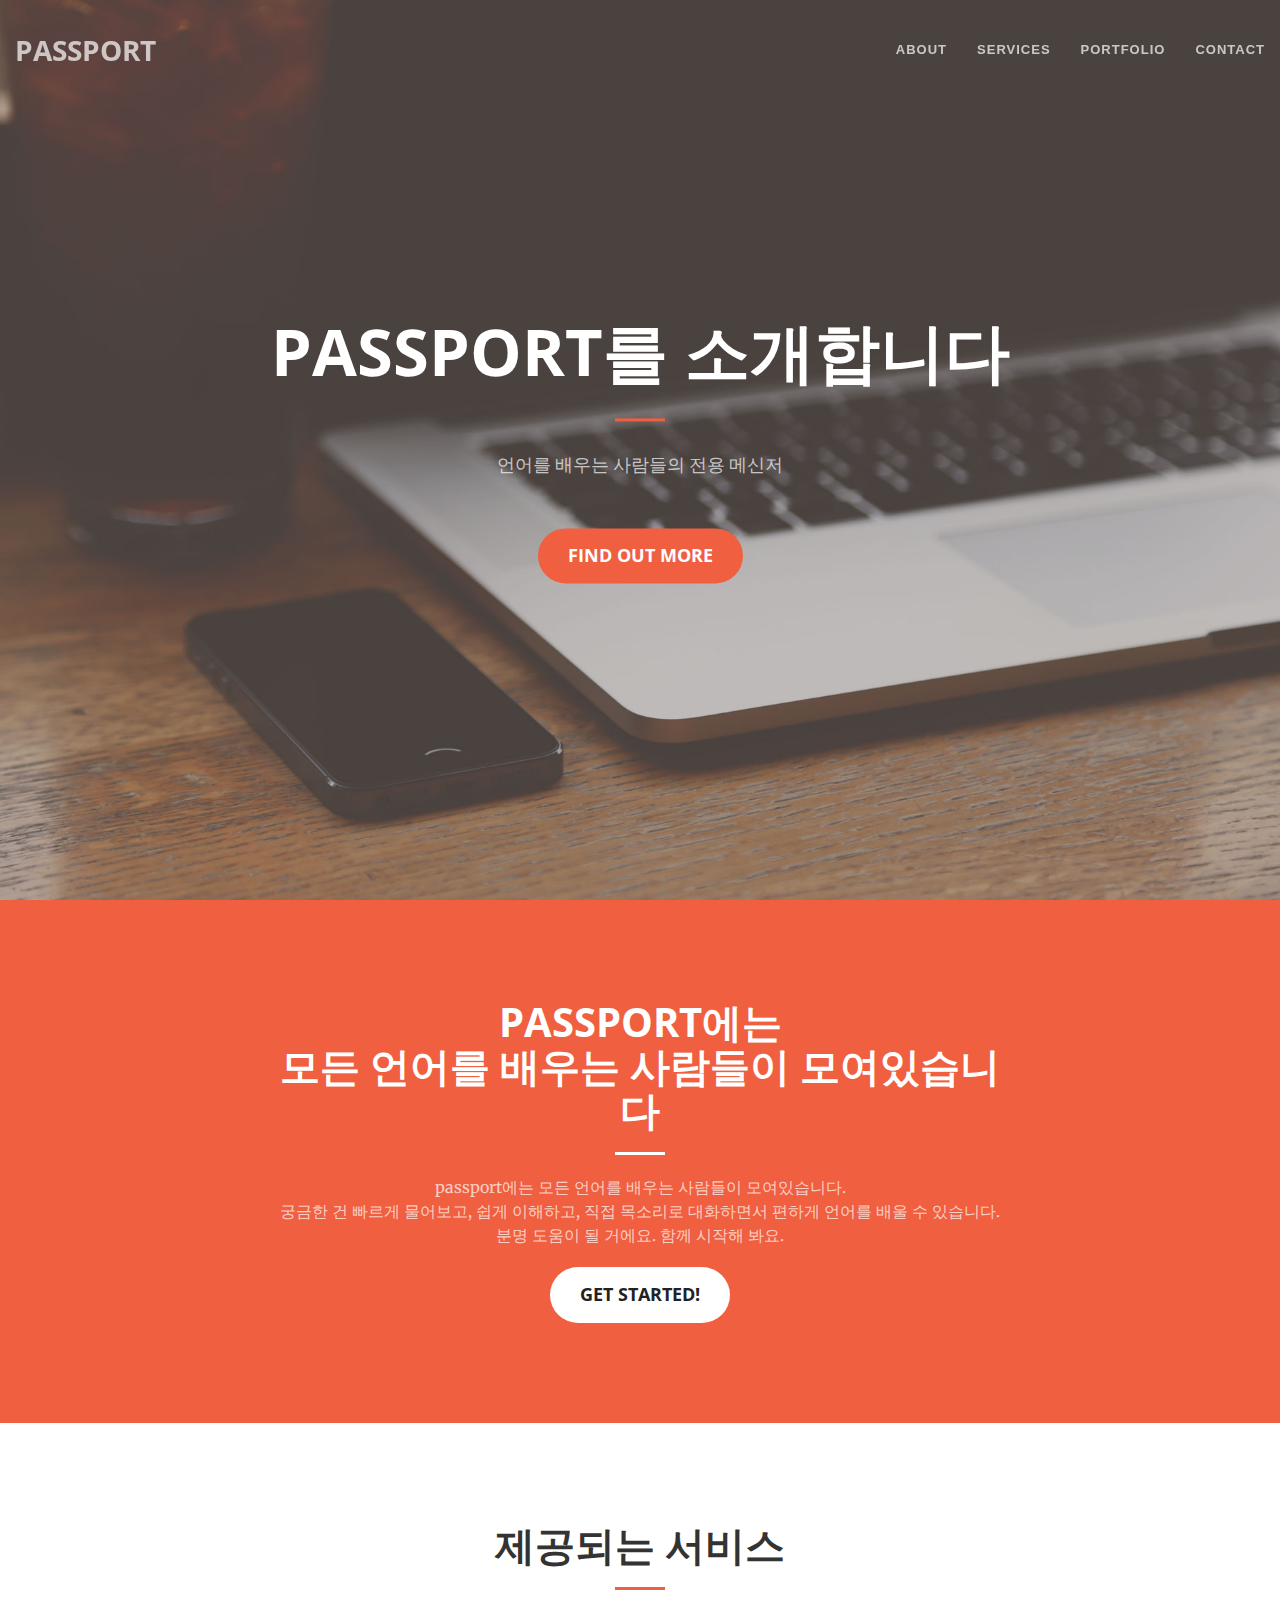
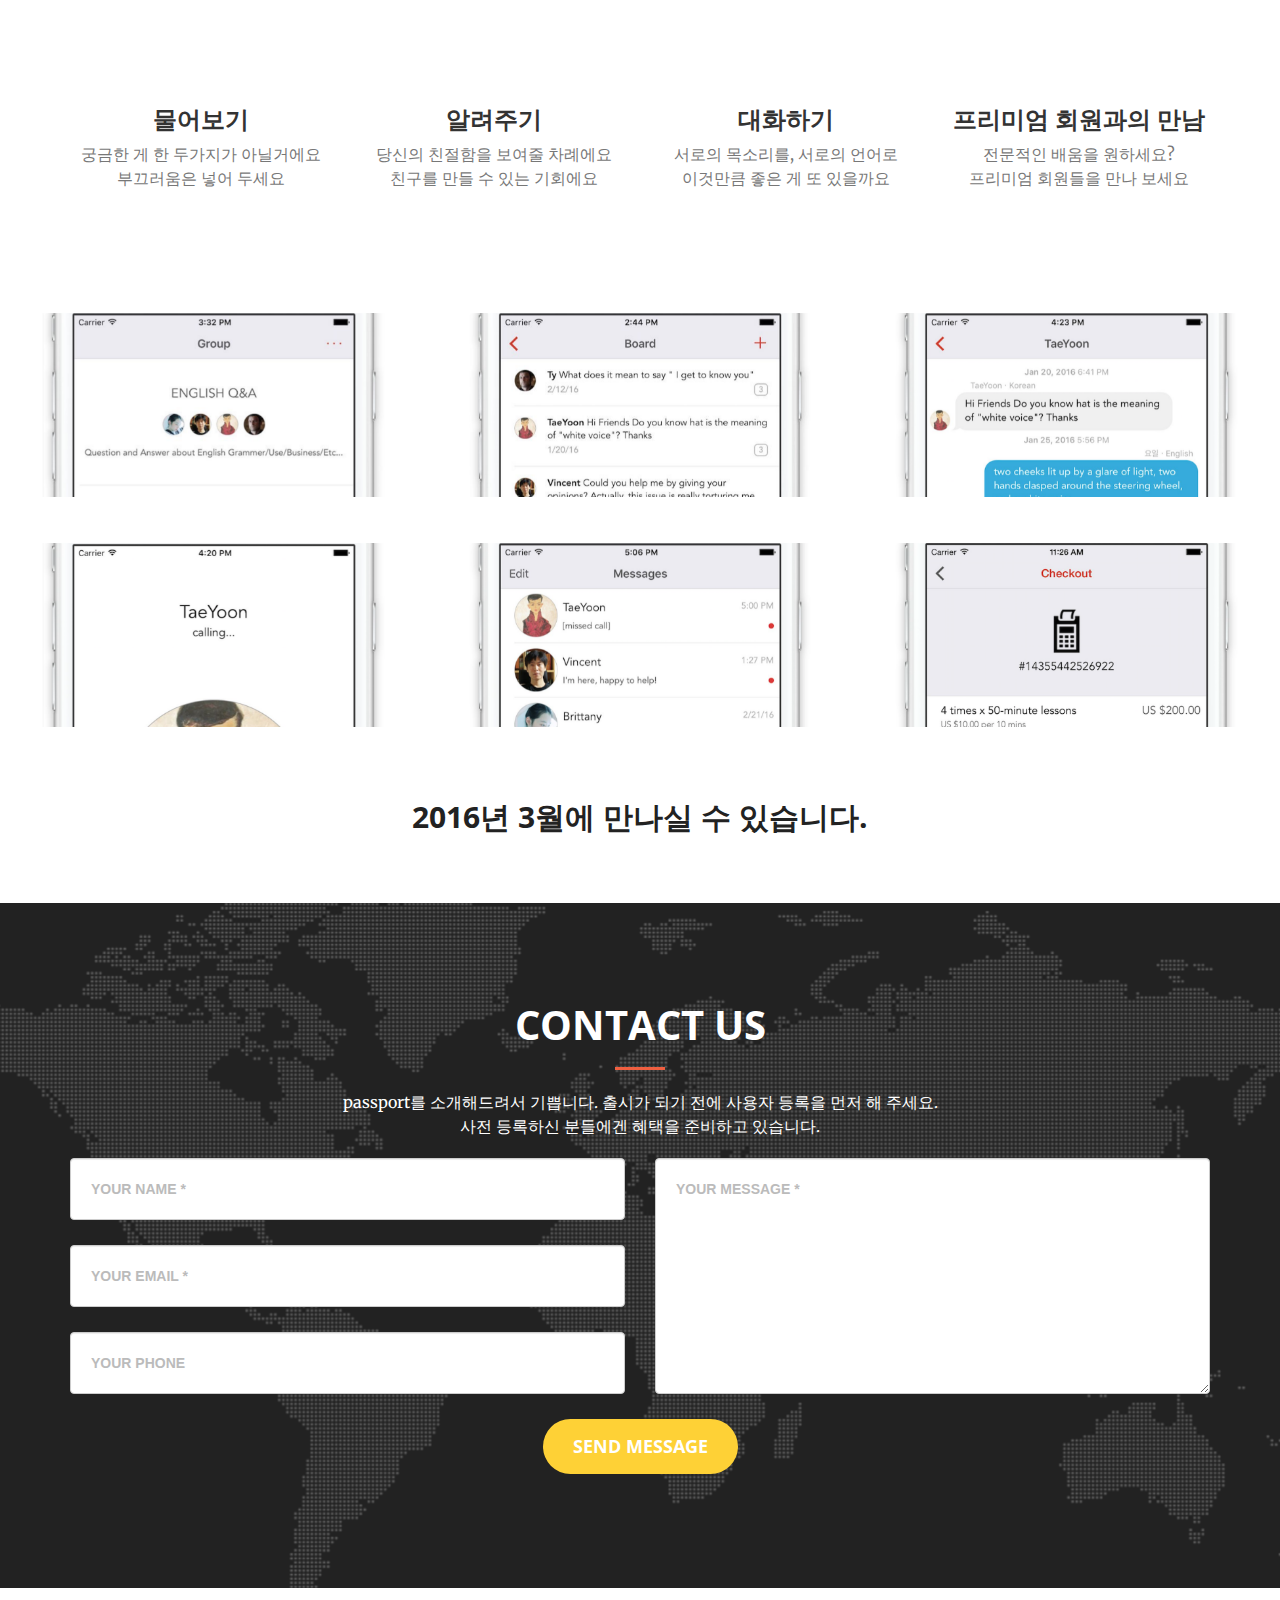
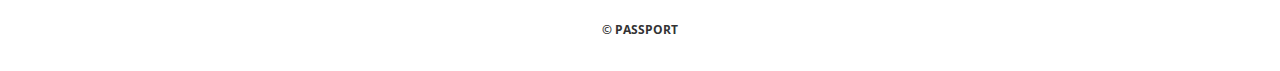
<file: kr/index_foruser.html>
<META NAME="ROBOTS" CONTENT="NOINDEX, NOFOLLOW">
<!DOCTYPE html>
<html lang="ko">

<head>

    <meta charset="utf-8">
    <meta http-equiv="X-UA-Compatible" content="IE=edge">
    <meta name="viewport" content="width=device-width, initial-scale=1">
    <meta name="description" content="">
    <meta name="author" content="">

    <title>passport</title>

    <!-- Bootstrap Core CSS -->
    <link rel="stylesheet" href="../css/bootstrap.min.css" type="text/css">

    <!-- Custom Fonts -->
    <link href='http://fonts.googleapis.com/css?family=Open+Sans:300italic,400italic,600italic,700italic,800italic,400,300,600,700,800' rel='stylesheet' type='text/css'>
    <link href='http://fonts.googleapis.com/css?family=Merriweather:400,300,300italic,400italic,700,700italic,900,900italic' rel='stylesheet' type='text/css'>
    <link rel="stylesheet" href="../font-awesome/css/font-awesome.min.css" type="text/css">

    <!-- Plugin CSS -->
    <link rel="stylesheet" href="../css/animate.min.css" type="text/css">

    <!-- contact us/night -->
    <link href="../css/agency.css" rel="stylesheet">
    <!-- Custom CSS -->
    <link rel="stylesheet" href="../css/creative.css" type="text/css">


    <!-- HTML5 Shim and Respond.js IE8 support of HTML5 elements and media queries -->
    <!-- WARNING: Respond.js doesn't work if you view the page via file:// -->
    <!--[if lt IE 9]>
        <script src="https://oss.maxcdn.com/libs/html5shiv/3.7.0/html5shiv.js"></script>
        <script src="https://oss.maxcdn.com/libs/respond.js/1.4.2/respond.min.js"></script>
    <![endif]-->

</head>
<link rel="shortcut icon" href="../favicon.ico">

<body id="page-top">

    <nav id="mainNav" class="navbar navbar-default navbar-fixed-top">
        <div class="container-fluid">
            <!-- Brand and toggle get grouped for better mobile display -->
            <div class="navbar-header">
                <button type="button" class="navbar-toggle collapsed" data-toggle="collapse" data-target="#bs-example-navbar-collapse-1">
                    <span class="sr-only">Toggle navigation</span>
                    <span class="icon-bar"></span>
                    <span class="icon-bar"></span>
                    <span class="icon-bar"></span>
                </button>
                <a class="navbar-brand page-scroll" href="#page-top">passport</a>
            </div>

            <!-- Collect the nav links, forms, and other content for toggling -->
            <div class="collapse navbar-collapse" id="bs-example-navbar-collapse-1">
                <ul class="nav navbar-nav navbar-right">
                    <li>
                        <a class="page-scroll" href="#about">About</a>
                    </li>
                    <li>
                        <a class="page-scroll" href="#services">Services</a>
                    </li>
                    <li>
                        <a class="page-scroll" href="#portfolio">Portfolio</a>
                    </li>
                    <li>
                        <a class="page-scroll" href="#contact">Contact</a>
                    </li>
                </ul>
            </div>
            <!-- /.navbar-collapse -->
        </div>
        <!-- /.container-fluid -->
    </nav>

    <header>
        <div class="header-content">
            <div class="header-content-inner">
                <h1>passport를 소개합니다</h1>
                <hr>
                <p>언어를 배우는 사람들의 전용 메신저</p>
                <!-- <p>외국어 사용자들을 위한 전용 메신저</p> -->
                <a href="#about" class="btn btn-primary btn-xl page-scroll">Find Out More</a>
            </div>
        </div>
    </header>

    <section class="bg-primary" id="about">
        <div class="container">
            <div class="row">
                <div class="col-lg-8 col-lg-offset-2 text-center">
                    <!-- <h2 class="section-heading">언어를 배우는 조금 쉬운 방법</h2> -->
                    <h2 class="section-heading">passport에는<br>모든 언어를 배우는 사람들이 모여있습니다</h2>
                    <hr class="light">
                    <!-- <p class="text-faded">passport는 모든 언어를 배우는 사람들을 위한 공간입니다. <br>이제 빠르게 물어보고, 쉽게 이해하고, 직접 대화하면서 즐겁게 언어를 배울 수 있습니다. <br>분명 도움이 될 거에요. 함께 시작해 봐요.</p> -->
                    <p class="text-faded">passport에는 모든 언어를 배우는 사람들이 모여있습니다.<br>궁금한 건 빠르게 물어보고, 쉽게 이해하고, 직접 목소리로 대화하면서 편하게 언어를 배울 수 있습니다. <br>분명 도움이 될 거에요. 함께 시작해 봐요.</p>
                    <a href="#services" class="page-scroll btn btn-default btn-xl">Get Started!</a>
                </div>
            </div>
        </div>
    </section>

    <section id="services">
        <div class="container">
            <div class="row">
                <div class="col-lg-12 text-center">
                    <h2 class="section-heading">제공되는 서비스</h2>
                    <hr class="primary">
                </div>
            </div>
        </div>
        <div class="container">
            <div class="row">
                <div class="col-lg-3 col-md-6 text-center">
                    <div class="service-box">
                        <i class="fa fa-4x fa-comment wow bounceIn text-primary"></i>
                        <h3>물어보기</h3>
                        <p class="text-muted">궁금한 게 한 두가지가 아닐거에요<br>부끄러움은 넣어 두세요</p>
                    </div>
                </div>
                <div class="col-lg-3 col-md-6 text-center">
                    <div class="service-box">
                        <i class="fa fa-4x fa-comments-o wow bounceIn text-primary" data-wow-delay=".1s"></i>
                        <h3>알려주기</h3>
                        <p class="text-muted">당신의 친절함을 보여줄 차례에요<br>친구를 만들 수 있는 기회에요</p>
                    </div>
                </div>
                <div class="col-lg-3 col-md-6 text-center">
                    <div class="service-box">
                        <i class="fa fa-4x fa-phone wow bounceIn text-primary" data-wow-delay=".2s"></i>
                        <h3>대화하기</h3>
                        <p class="text-muted">서로의 목소리를, 서로의 언어로<br>이것만큼 좋은 게 또 있을까요</p>
                    </div>
                </div>
                <div class="col-lg-3 col-md-6 text-center">
                    <div class="service-box">
                        <i class="fa fa-4x fa-heart wow bounceIn text-primary" data-wow-delay=".3s"></i>
                        <h3>프리미엄 회원과의 만남</h3>
                        <p class="text-muted">전문적인 배움을 원하세요?<br>프리미엄 회원들을 만나 보세요</p>
                    </div>
                </div>
            </div>
        </div>
    </section>

    <section class="no-padding" id="portfolio">
        <div class="container-fluid">
            <div class="row no-gutter">
                <div class="col-lg-4 col-sm-6">
                    <!-- <a href="#" class="portfolio-box"> -->
                    <!-- <a href="#portfolioModal1" class="portfolio-link" data-toggle="modal"> -->
                    <a href="#portfolioModal1" class="portfolio-box" data-toggle="modal">
                        <img src="../img/portfolio/t1_frame.png" class="img-responsive" alt="">
                        <div class="portfolio-box-caption">
                            <div class="portfolio-box-caption-content">
                                <!-- <div class="project-category text-faded">
                                    Category
                                </div> -->
                                <div class="project-name">
                                    그룹
                                </div>
                            </div>
                        </div>
                    </a>
                </div>
                <div class="col-lg-4 col-sm-6">
                    <a href="#portfolioModal2" class="portfolio-box" data-toggle="modal">
                        <img src="../img/portfolio/t2_frame.png" class="img-responsive" alt="">
                        <div class="portfolio-box-caption">
                            <div class="portfolio-box-caption-content">
                                <!-- <div class="project-category text-faded">
                                    Category
                                </div> -->
                                <div class="project-name">
                                    QA보드(언어교환, 1:1 lessons)
                                </div>
                            </div>
                        </div>
                    </a>
                </div>
                <div class="col-lg-4 col-sm-6">
                    <a href="#portfolioModal3" class="portfolio-box" data-toggle="modal">
                        <img src="../img/portfolio/t3_frame.png" class="img-responsive" alt="">
                        <div class="portfolio-box-caption">
                            <div class="portfolio-box-caption-content">
                                <!-- <div class="project-category text-faded">
                                    Category
                                </div> -->
                                <div class="project-name">
                                    그룹 채팅
                                </div>
                            </div>
                        </div>
                    </a>
                </div>
                <div class="col-lg-4 col-sm-6">
                    <a href="#portfolioModal4" class="portfolio-box" data-toggle="modal">
                        <img src="../img/portfolio/t4_frame.png" class="img-responsive" alt="">
                        <div class="portfolio-box-caption">
                            <div class="portfolio-box-caption-content">
                                <!-- <div class="project-category text-faded">
                                    Category
                                </div> -->
                                <div class="project-name">
                                    통화
                                </div>
                            </div>
                        </div>
                    </a>
                </div>
                <div class="col-lg-4 col-sm-6">
                    <a href="#portfolioModal5" class="portfolio-box" data-toggle="modal">
                        <img src="../img/portfolio/t5_frame.png" class="img-responsive" alt="">
                        <div class="portfolio-box-caption">
                            <div class="portfolio-box-caption-content">
                                <!-- <div class="project-category text-faded">
                                    Category
                                </div> -->
                                <div class="project-name">
                                  <!-- 튜터소개탭  -->
                                    1:1 채팅
                                </div>
                            </div>
                        </div>
                    </a>
                </div>
                <div class="col-lg-4 col-sm-6">
                    <a href="#portfolioModal6" class="portfolio-box" data-toggle="modal">
                        <img src="../img/portfolio/t6_frame.png" class="img-responsive" alt="">
                        <div class="portfolio-box-caption">
                            <div class="portfolio-box-caption-content">
                                <!-- <div class="project-category text-faded">
                                    Category
                                </div> -->
                                <div class="project-name">
                                    수익
                                </div>
                            </div>
                        </div>
                    </a>
                </div>
            </div>
        </div>
    </section>

    <aside class="bg-white">
        <div class="container text-center">
            <div class="call-to-action">
                <h2>2016년 3월에 만나실 수 있습니다.</h2>
                <!-- <a href="#" class="btn btn-default btn-xl wow tada">Download Now!</a> -->
                <!-- <h3>Coming soon</h3> -->
            </div>
        </div>
    </aside>

    <!-- <section id="contact">
        <div class="container">
            <div class="row">
                <div class="col-lg-8 col-lg-offset-2 text-center">
                    <h2 class="section-heading">Let's Get In Touch!</h2>
                    <hr class="primary">
                    <p>Ready to start your next project with us? That's great! Give us a call or send us an email and we will get back to you as soon as possible!</p>
                    <p></p>
                </div>
                <div class="col-lg-4 col-lg-offset-2 text-center">
                    <i class="fa fa-phone fa-3x wow bounceIn"></i>
                    <p>123-456-6789</p>
                </div>
                <div class="col-lg-4 text-center">
                    <i class="fa fa-envelope-o fa-3x wow bounceIn" data-wow-delay=".1s"></i>
                    <p><a href="mailto:your-email@your-domain.com">feedback@startbootstrap.com</a></p>
                </div>
            </div>
        </div>
    </section> -->

    <!-- Contact Section/night -->
    <section id="contact">
        <div class="container">
            <div class="row">
                <div class="col-lg-12 text-center">
                    <h2 class="section-heading">Contact Us</h2>
                    <hr class="primary">
                    <!-- <p class="section-subheading text-muted">Ready to start your next project with us? That's great! Give us a call or send us an email and we will get back to you as soon as possible!</p> -->
                    <div class="col-lg-8 col-lg-offset-2 text-center">
                        <p class="section-heading text-muted">passport를 소개해드려서 기쁩니다. 출시가 되기 전에 사용자 등록을 먼저 해 주세요.<br>사전 등록하신 분들에겐 혜택을 준비하고 있습니다.</p>
                    </div>
                </div>

            </div>
            <div class="row">
                <div class="col-lg-12">
                    <form name="sentMessage" id="contactForm" novalidate>
                        <div class="row">
                            <div class="col-md-6">
                                <div class="form-group">
                                    <input type="text" class="form-control" placeholder="Your Name *" id="name" required data-validation-required-message="Please enter your name.">
                                    <p class="help-block text-danger"></p>
                                </div>
                                <div class="form-group">
                                    <input type="email" class="form-control" placeholder="Your Email *" id="email" required data-validation-required-message="Please enter your email address.">
                                    <p class="help-block text-danger"></p>
                                </div>
                                <div class="form-group">
                                    <!-- <input type="tel" class="form-control" placeholder="Your Phone" id="phone" required data-validation-required-message="Please enter your phone number."> -->
                                    <input type="tel" class="form-control" placeholder="Your Phone" id="phone">
                                    <p class="help-block text-danger"></p>
                                </div>
                            </div>
                            <div class="col-md-6">
                                <div class="form-group">
                                    <textarea class="form-control" placeholder="Your Message *" id="message" required data-validation-required-message="Please enter a message."></textarea>
                                    <p class="help-block text-danger"></p>
                                </div>
                            </div>
                            <div class="clearfix"></div>
                            <div class="col-lg-12 text-center">
                                <div id="success"></div>
                                <button type="submit" class="btn btn-xl">Send Message</button>
                            </div>
                        </div>
                    </form>
                </div>
            </div>
        </div>
    </section>

    <!-- Portfolio Modals -->
    <!-- Use the modals below to showcase details about your portfolio projects! -->

    <!-- Portfolio Modal 1/night -->
    <div class="portfolio-modal modal fade" id="portfolioModal1" tabindex="-1" role="dialog" aria-hidden="true">
        <div class="modal-content">
            <div class="close-modal" data-dismiss="modal">
                <div class="lr">
                    <div class="rl">
                    </div>
                </div>
            </div>
            <div class="container">
                <div class="row">
                    <div class="col-lg-8 col-lg-offset-2">
                        <div class="modal-body">
                            <!-- Project Details Go Here -->
                            <h2>Group</h2>
                            <!-- <p class="item-intro text-muted">각 언어별로 세 개의 그룹이 제공됩니다.<br>궁금한 내용을 묻고 답하는 QA그룹,<br>서로의 언어를 교환하는 언어교환 그룹,<br>프리미엄 유저와의 1:1 수업이 가능한 레슨 보드가 존재합니다.<br>(* 레슨 보드는 서비스 초기에는 제외됩니다.)</p> -->
                            <!-- <img class="img-responsive img-centered" src="img/portfolio/roundicons-free.png" alt=""> -->
                            <img class="img-responsive img-centered" src="../img/portfolio/t1_full.jpg" alt="">
                            <!-- <p>Use this area to describe your project. Lorem ipsum dolor sit amet, consectetur adipisicing elit. Est blanditiis dolorem culpa incidunt minus dignissimos deserunt repellat aperiam quasi sunt officia expedita beatae cupiditate, maiores repudiandae, nostrum, reiciendis facere nemo!</p>
                            <p>
                                <strong>Want these icons in this portfolio item sample?</strong>You can download 60 of them for free, courtesy of <a href="https://getdpd.com/cart/hoplink/18076?referrer=bvbo4kax5k8ogc">RoundIcons.com</a>, or you can purchase the 1500 icon set <a href="https://getdpd.com/cart/hoplink/18076?referrer=bvbo4kax5k8ogc">here</a>.</p>
                            <ul class="list-inline">
                                <li>Date: July 2014</li>
                                <li>Client: Round Icons</li>
                                <li>Category: Graphic Design</li>
                            </ul> -->
                            <button type="button" class="btn btn-primary" data-dismiss="modal"><i class="fa fa-times"></i> Close</button>
                        </div>
                    </div>
                </div>
            </div>
        </div>
    </div>
    <!-- Portfolio Modal 2 -->
    <div class="portfolio-modal modal fade" id="portfolioModal2" tabindex="-1" role="dialog" aria-hidden="true">
        <div class="modal-content">
            <div class="close-modal" data-dismiss="modal">
                <div class="lr">
                    <div class="rl">
                    </div>
                </div>
            </div>
            <div class="container">
                <div class="row">
                    <div class="col-lg-8 col-lg-offset-2">
                        <div class="modal-body">
                            <h2>Board</h2>
                            <!-- <p class="item-intro text-muted"></p> -->
                            <img class="img-responsive img-centered" src="../img/portfolio/t2_full.jpg" alt="">
                            <button type="button" class="btn btn-primary" data-dismiss="modal"><i class="fa fa-times"></i> Close</button>
                        </div>
                    </div>
                </div>
            </div>
        </div>
    </div>

    <!-- Portfolio Modal 3 -->
    <div class="portfolio-modal modal fade" id="portfolioModal3" tabindex="-1" role="dialog" aria-hidden="true">
        <div class="modal-content">
            <div class="close-modal" data-dismiss="modal">
                <div class="lr">
                    <div class="rl">
                    </div>
                </div>
            </div>
            <div class="container">
                <div class="row">
                    <div class="col-lg-8 col-lg-offset-2">
                        <div class="modal-body">
                            <!-- Project Details Go Here -->
                            <h2>Group Chat</h2>
                            <!-- <p class="item-intro text-muted">QA보드, 언어교환 보드, 1:1 레슨보드에서는 실시간 그룹 채팅으로 대화가 진행됩니다.</p> -->
                            <img class="img-responsive img-centered" src="../img/portfolio/t3_full.jpg" alt="">
                            <button type="button" class="btn btn-primary" data-dismiss="modal"><i class="fa fa-times"></i> Close</button>
                        </div>
                    </div>
                </div>
            </div>
        </div>
    </div>

    <!-- Portfolio Modal 4 -->
    <div class="portfolio-modal modal fade" id="portfolioModal4" tabindex="-1" role="dialog" aria-hidden="true">
        <div class="modal-content">
            <div class="close-modal" data-dismiss="modal">
                <div class="lr">
                    <div class="rl">
                    </div>
                </div>
            </div>
            <div class="container">
                <div class="row">
                    <div class="col-lg-8 col-lg-offset-2">
                        <div class="modal-body">
                            <!-- Project Details Go Here -->
                            <h2>Call</h2>
                            <!-- <p class="item-intro text-muted">목소리로 직접 대화할 수 있도록 VoIP 통화 기능을 제공합니다.<br>1:1레슨, 언어교환을 위해 사용됩니다.</p> -->
                            <img class="img-responsive img-centered" src="../img/portfolio/t4_full.jpg" alt="">
                            <button type="button" class="btn btn-primary" data-dismiss="modal"><i class="fa fa-times"></i> Close</button>
                        </div>
                    </div>
                </div>
            </div>
        </div>
    </div>

    <!-- Portfolio Modal 5 -->
    <div class="portfolio-modal modal fade" id="portfolioModal5" tabindex="-1" role="dialog" aria-hidden="true">
        <div class="modal-content">
            <div class="close-modal" data-dismiss="modal">
                <div class="lr">
                    <div class="rl">
                    </div>
                </div>
            </div>
            <div class="container">
                <div class="row">
                    <div class="col-lg-8 col-lg-offset-2">
                        <div class="modal-body">
                            <!-- Project Details Go Here -->
                            <h2>Messages</h2>
                            <!-- <p class="item-intro text-muted">사용자 누구와도 1:1채팅으로 대화할 수 있습니다.</p> -->
                            <img class="img-responsive img-centered" src="../img/portfolio/t5_full.jpg" alt="">
                            <button type="button" class="btn btn-primary" data-dismiss="modal"><i class="fa fa-times"></i> Close</button>
                        </div>
                    </div>
                </div>
            </div>
        </div>
    </div>

    <!-- Portfolio Modal 6 -->
    <div class="portfolio-modal modal fade" id="portfolioModal6" tabindex="-1" role="dialog" aria-hidden="true">
        <div class="modal-content">
            <div class="close-modal" data-dismiss="modal">
                <div class="lr">
                    <div class="rl">
                    </div>
                </div>
            </div>
            <div class="container">
                <div class="row">
                    <div class="col-lg-8 col-lg-offset-2">
                        <div class="modal-body">
                            <!-- Project Details Go Here -->
                            <h2>Lessons</h2>
                            <!-- <p class="item-intro text-muted">서로의 스케쥴과 사정에 맞춰 1:1 수업을 개설합니다.<br>전문적인 교습 능력이 있다면 수업을 개설하여 수익을 만들 수 있습니다</p> -->
                            <img class="img-responsive img-centered" src="../img/portfolio/t6_full.jpg" alt="">
                            <button type="button" class="btn btn-primary" data-dismiss="modal"><i class="fa fa-times"></i> Close</button>
                        </div>
                    </div>
                </div>
            </div>
        </div>
    </div>

    <footer>
              <!-- <h6 class="center">© 2015 <a href="http://passport.com" target="_blank">passport</a></h6> -->
              <h6 class="center">© passport</h6>
          </footer>

    <!-- jQuery -->
    <script src="../js/jquery.js"></script>

    <!-- Bootstrap Core JavaScript -->
    <script src="../js/bootstrap.min.js"></script>

    <!-- Plugin JavaScript -->
    <script src="../js/jquery.easing.min.js"></script>
    <script src="../js/jquery.fittext.js"></script>
    <script src="../js/wow.min.js"></script>

    <!-- Contact Form JavaScript/night -->
    <script src="../js/jqBootstrapValidation.js"></script>
    <script src="../js/contact_me.js"></script>

    <!-- Custom Theme JavaScript -->
    <script src="../js/creative.js"></script>

</body>

</html>
</file>
<file: css/agency.css>
body{overflow-x:hidden;font-family:"Roboto Slab","Helvetica Neue",Helvetica,Arial,sans-serif}.text-muted{color:#777}.text-primary{color:#fed136}p{font-size:14px;line-height:1.75}p.large{font-size:16px}a,a:hover,a:focus,a:active,a.active{outline:0}a{color:#fed136}a:hover,a:focus,a:active,a.active{color:#fec503}h1,h2,h3,h4,h5,h6{font-family:Montserrat,"Helvetica Neue",Helvetica,Arial,sans-serif;text-transform:uppercase;font-weight:700}.img-centered{margin:0 auto}.bg-light-gray{background-color:#f7f7f7}.bg-darkest-gray{background-color:#222}.btn-primary{color:#fff;background-color:#fed136;border-color:#fed136;font-family:Montserrat,"Helvetica Neue",Helvetica,Arial,sans-serif;text-transform:uppercase;font-weight:700}.btn-primary:hover,.btn-primary:focus,.btn-primary:active,.btn-primary.active,.open .dropdown-toggle.btn-primary{color:#fff;background-color:#fec503;border-color:#f6bf01}.btn-primary:active,.btn-primary.active,.open .dropdown-toggle.btn-primary{background-image:none}.btn-primary.disabled,.btn-primary[disabled],fieldset[disabled] .btn-primary,.btn-primary.disabled:hover,.btn-primary[disabled]:hover,fieldset[disabled] .btn-primary:hover,.btn-primary.disabled:focus,.btn-primary[disabled]:focus,fieldset[disabled] .btn-primary:focus,.btn-primary.disabled:active,.btn-primary[disabled]:active,fieldset[disabled] .btn-primary:active,.btn-primary.disabled.active,.btn-primary[disabled].active,fieldset[disabled] .btn-primary.active{background-color:#fed136;border-color:#fed136}.btn-primary .badge{color:#fed136;background-color:#fff}.btn-xl{color:#fff;background-color:#fed136;border-color:#fed136;font-family:Montserrat,"Helvetica Neue",Helvetica,Arial,sans-serif;text-transform:uppercase;font-weight:700;border-radius:3px;font-size:18px;padding:20px 40px}.btn-xl:hover,.btn-xl:focus,.btn-xl:active,.btn-xl.active,.open .dropdown-toggle.btn-xl{color:#fff;background-color:#fec503;border-color:#f6bf01}.btn-xl:active,.btn-xl.active,.open .dropdown-toggle.btn-xl{background-image:none}.btn-xl.disabled,.btn-xl[disabled],fieldset[disabled] .btn-xl,.btn-xl.disabled:hover,.btn-xl[disabled]:hover,fieldset[disabled] .btn-xl:hover,.btn-xl.disabled:focus,.btn-xl[disabled]:focus,fieldset[disabled] .btn-xl:focus,.btn-xl.disabled:active,.btn-xl[disabled]:active,fieldset[disabled] .btn-xl:active,.btn-xl.disabled.active,.btn-xl[disabled].active,fieldset[disabled] .btn-xl.active{background-color:#fed136;border-color:#fed136}.btn-xl .badge{color:#fed136;background-color:#fff}.navbar-default{background-color:#222;border-color:transparent}.navbar-default .navbar-brand{color:#fed136;font-family:"Kaushan Script","Helvetica Neue",Helvetica,Arial,cursive}.navbar-default .navbar-brand:hover,.navbar-default .navbar-brand:focus,.navbar-default .navbar-brand:active,.navbar-default .navbar-brand.active{color:#fec503}.navbar-default .navbar-collapse{border-color:rgba(255,255,255,.02)}.navbar-default .navbar-toggle{background-color:#fed136;border-color:#fed136}.navbar-default .navbar-toggle .icon-bar{background-color:#fff}.navbar-default .navbar-toggle:hover,.navbar-default .navbar-toggle:focus{background-color:#fed136}.navbar-default .nav li a{font-family:Montserrat,"Helvetica Neue",Helvetica,Arial,sans-serif;text-transform:uppercase;font-weight:400;letter-spacing:1px;color:#fff}.navbar-default .nav li a:hover,.navbar-default .nav li a:focus{color:#fed136;outline:0}.navbar-default .navbar-nav>.active>a{border-radius:0;color:#fff;background-color:#fed136}.navbar-default .navbar-nav>.active>a:hover,.navbar-default .navbar-nav>.active>a:focus{color:#fff;background-color:#fec503}@media (min-width:768px){.navbar-default{background-color:transparent;padding:25px 0;-webkit-transition:padding .3s;-moz-transition:padding .3s;transition:padding .3s;border:0}.navbar-default .navbar-brand{font-size:2em;-webkit-transition:all .3s;-moz-transition:all .3s;transition:all .3s}.navbar-default .navbar-nav>.active>a{border-radius:3px}.navbar-default.navbar-shrink{background-color:#222;padding:10px 0}.navbar-default.navbar-shrink .navbar-brand{font-size:1.5em}}header{background-image:url(../img/header-bg.jpg);background-repeat:none;background-attachment:scroll;background-position:center center;-webkit-background-size:cover;-moz-background-size:cover;background-size:cover;-o-background-size:cover;text-align:center;color:#fff}header .intro-text{padding-top:100px;padding-bottom:50px}header .intro-text .intro-lead-in{font-family:"Droid Serif","Helvetica Neue",Helvetica,Arial,sans-serif;font-style:italic;font-size:22px;line-height:22px;margin-bottom:25px}header .intro-text .intro-heading{font-family:Montserrat,"Helvetica Neue",Helvetica,Arial,sans-serif;text-transform:uppercase;font-weight:700;font-size:50px;line-height:50px;margin-bottom:25px}@media (min-width:768px){header .intro-text{padding-top:300px;padding-bottom:200px}header .intro-text .intro-lead-in{font-family:"Droid Serif","Helvetica Neue",Helvetica,Arial,sans-serif;font-style:italic;font-size:40px;line-height:40px;margin-bottom:25px}header .intro-text .intro-heading{font-family:Montserrat,"Helvetica Neue",Helvetica,Arial,sans-serif;text-transform:uppercase;font-weight:700;font-size:75px;line-height:75px;margin-bottom:50px}}section{padding:100px 0}section h2.section-heading{font-size:40px;margin-top:0;margin-bottom:15px}section h3.section-subheading{font-size:16px;font-family:"Droid Serif","Helvetica Neue",Helvetica,Arial,sans-serif;text-transform:none;font-style:italic;font-weight:400;margin-bottom:75px}@media (min-width:768px){section{padding:150px 0}}.service-heading{margin:15px 0;text-transform:none}#portfolio .portfolio-item{margin:0 0 15px;right:0}#portfolio .portfolio-item .portfolio-link{display:block;position:relative;max-width:400px;margin:0 auto}#portfolio .portfolio-item .portfolio-link .portfolio-hover{background:rgba(254,209,54,.9);position:absolute;width:100%;height:100%;opacity:0;transition:all ease .5s;-webkit-transition:all ease .5s;-moz-transition:all ease .5s}#portfolio .portfolio-item .portfolio-link .portfolio-hover:hover{opacity:1}#portfolio .portfolio-item .portfolio-link .portfolio-hover .portfolio-hover-content{position:absolute;width:100%;height:20px;font-size:20px;text-align:center;top:50%;margin-top:-12px;color:#fff}#portfolio .portfolio-item .portfolio-link .portfolio-hover .portfolio-hover-content i{margin-top:-12px}#portfolio .portfolio-item .portfolio-link .portfolio-hover .portfolio-hover-content h3,#portfolio .portfolio-item .portfolio-link .portfolio-hover .portfolio-hover-content h4{margin:0}#portfolio .portfolio-item .portfolio-caption{max-width:400px;margin:0 auto;background-color:#fff;text-align:center;padding:25px}#portfolio .portfolio-item .portfolio-caption h4{text-transform:none;margin:0}#portfolio .portfolio-item .portfolio-caption p{font-family:"Droid Serif","Helvetica Neue",Helvetica,Arial,sans-serif;font-style:italic;font-size:16px;margin:0}#portfolio *{z-index:2}@media (min-width:767px){#portfolio .portfolio-item{margin:0 0 30px}}.timeline{list-style:none;padding:0;position:relative}.timeline:before{top:0;bottom:0;position:absolute;content:"";width:2px;background-color:#f1f1f1;left:40px;margin-left:-1.5px}.timeline>li{margin-bottom:50px;position:relative;min-height:50px}.timeline>li:before,.timeline>li:after{content:" ";display:table}.timeline>li:after{clear:both}.timeline>li .timeline-panel{width:100%;float:right;padding:0 20px 0 100px;position:relative;text-align:left}.timeline>li .timeline-panel:before{border-left-width:0;border-right-width:15px;left:-15px;right:auto}.timeline>li .timeline-panel:after{border-left-width:0;border-right-width:14px;left:-14px;right:auto}.timeline>li .timeline-image{left:0;margin-left:0;width:80px;height:80px;position:absolute;z-index:100;background-color:#fed136;color:#fff;border-radius:100%;border:7px solid #f1f1f1;text-align:center}.timeline>li .timeline-image h4{font-size:10px;margin-top:12px;line-height:14px}.timeline>li.timeline-inverted>.timeline-panel{float:right;text-align:left;padding:0 20px 0 100px}.timeline>li.timeline-inverted>.timeline-panel:before{border-left-width:0;border-right-width:15px;left:-15px;right:auto}.timeline>li.timeline-inverted>.timeline-panel:after{border-left-width:0;border-right-width:14px;left:-14px;right:auto}.timeline>li:last-child{margin-bottom:0}.timeline .timeline-heading h4{margin-top:0;color:inherit}.timeline .timeline-heading h4.subheading{text-transform:none}.timeline .timeline-body>p,.timeline .timeline-body>ul{margin-bottom:0}@media (min-width:768px){.timeline:before{left:50%}.timeline>li{margin-bottom:100px;min-height:100px}.timeline>li .timeline-panel{width:41%;float:left;padding:0 20px 20px 30px;text-align:right}.timeline>li .timeline-image{width:100px;height:100px;left:50%;margin-left:-50px}.timeline>li .timeline-image h4{font-size:13px;margin-top:16px;line-height:18px}.timeline>li.timeline-inverted>.timeline-panel{float:right;text-align:left;padding:0 30px 20px 20px}}@media (min-width:992px){.timeline>li{min-height:150px}.timeline>li .timeline-panel{padding:0 20px 20px}.timeline>li .timeline-image{width:150px;height:150px;margin-left:-75px}.timeline>li .timeline-image h4{font-size:18px;margin-top:30px;line-height:26px}.timeline>li.timeline-inverted>.timeline-panel{padding:0 20px 20px}}@media (min-width:1200px){.timeline>li{min-height:170px}.timeline>li .timeline-panel{padding:0 20px 20px 100px}.timeline>li .timeline-image{width:170px;height:170px;margin-left:-85px}.timeline>li .timeline-image h4{margin-top:40px}.timeline>li.timeline-inverted>.timeline-panel{padding:0 100px 20px 20px}}.team-member{text-align:center;margin-bottom:50px}.team-member img{margin:0 auto;border:7px solid #fff}.team-member h4{margin-top:25px;margin-bottom:0;text-transform:none}.team-member p{margin-top:0}aside.clients img{margin:50px auto}section#contact{background-color:#222;background-image:url(../img/map-image.png);background-position:center;background-repeat:no-repeat}section#contact .section-heading{color:#fff}section#contact .form-group{margin-bottom:25px}section#contact .form-group input,section#contact .form-group textarea{padding:20px}section#contact .form-group input.form-control{height:auto}section#contact .form-group textarea.form-control{height:236px}section#contact .form-control:focus{border-color:#fed136;box-shadow:none}section#contact ::-webkit-input-placeholder{font-family:Montserrat,"Helvetica Neue",Helvetica,Arial,sans-serif;text-transform:uppercase;font-weight:700;color:#bbb}section#contact :-moz-placeholder{font-family:Montserrat,"Helvetica Neue",Helvetica,Arial,sans-serif;text-transform:uppercase;font-weight:700;color:#bbb}section#contact ::-moz-placeholder{font-family:Montserrat,"Helvetica Neue",Helvetica,Arial,sans-serif;text-transform:uppercase;font-weight:700;color:#bbb}section#contact :-ms-input-placeholder{font-family:Montserrat,"Helvetica Neue",Helvetica,Arial,sans-serif;text-transform:uppercase;font-weight:700;color:#bbb}section#contact .text-danger{color:#e74c3c}footer{padding:25px 0;text-align:center}footer span.copyright{line-height:40px;font-family:Montserrat,"Helvetica Neue",Helvetica,Arial,sans-serif;text-transform:uppercase;text-transform:none}footer ul.quicklinks{margin-bottom:0;line-height:40px;font-family:Montserrat,"Helvetica Neue",Helvetica,Arial,sans-serif;text-transform:uppercase;text-transform:none}ul.social-buttons{margin-bottom:0}ul.social-buttons li a{display:block;background-color:#222;height:40px;width:40px;border-radius:100%;font-size:20px;line-height:40px;color:#fff;outline:0;-webkit-transition:all .3s;-moz-transition:all .3s;transition:all .3s}ul.social-buttons li a:hover,ul.social-buttons li a:focus,ul.social-buttons li a:active{background-color:#fed136}.btn:focus,.btn:active,.btn.active,.btn:active:focus{outline:0}.portfolio-modal .modal-content{border-radius:0;background-clip:border-box;-webkit-box-shadow:none;box-shadow:none;border:0;min-height:100%;padding:100px 0;text-align:center}.portfolio-modal .modal-content h2{margin-bottom:15px;font-size:3em}.portfolio-modal .modal-content p{margin-bottom:30px}.portfolio-modal .modal-content p.item-intro{margin:20px 0 30px;font-family:"Droid Serif","Helvetica Neue",Helvetica,Arial,sans-serif;font-style:italic;font-size:16px}.portfolio-modal .modal-content ul.list-inline{margin-bottom:30px;margin-top:0}.portfolio-modal .modal-content img{margin-bottom:30px}.portfolio-modal .close-modal{position:absolute;width:75px;height:75px;background-color:transparent;top:25px;right:25px;cursor:pointer}.portfolio-modal .close-modal:hover{opacity:.3}.portfolio-modal .close-modal .lr{height:75px;width:1px;margin-left:35px;background-color:#222;transform:rotate(45deg);-ms-transform:rotate(45deg);-webkit-transform:rotate(45deg);z-index:1051}.portfolio-modal .close-modal .lr .rl{height:75px;width:1px;background-color:#222;transform:rotate(90deg);-ms-transform:rotate(90deg);-webkit-transform:rotate(90deg);z-index:1052}.portfolio-modal .modal-backdrop{opacity:0;display:none}::-moz-selection{text-shadow:none;background:#fed136}::selection{text-shadow:none;background:#fed136}img::selection{background:0 0}img::-moz-selection{background:0 0}body{webkit-tap-highlight-color:#fed136}
</file>
<file: css/creative.css>
/*!
 * Start Bootstrap - Creative Bootstrap Theme (http://startbootstrap.com)
 * Code licensed under the Apache License v2.0.
 * For details, see http://www.apache.org/licenses/LICENSE-2.0.
 */

html,
body {
    width: 100%;
    height: 100%;
}

body {
    font-family: Merriweather,'Helvetica Neue',Arial,sans-serif;
}

hr {
    max-width: 50px;
    border-color: #f05f40;
    border-width: 3px;
}

hr.light {
    border-color: #fff;
}

a {
    color: #f05f40;
    -webkit-transition: all .35s;
    -moz-transition: all .35s;
    transition: all .35s;
}

a:hover,
a:focus {
    color: #eb3812;
}

h1,
h2,
h3,
h4,
h5,
h6 {
    font-family: 'Open Sans','Helvetica Neue',Arial,sans-serif;
}

p {
    margin-bottom: 20px;
    font-size: 16px;
    line-height: 1.5;
}

.bg-primary {
    background-color: #f05f40;
}

.bg-dark {
    color: #fff;
    background-color: #222;
}

/*/night*/
.bg-white {
    color: #222;
    background-color: #fff;
}

.text-faded {
    color: rgba(255,255,255,.7);
}

section {
    padding: 100px 0;
}

aside {
    padding: 50px 0;
}

.no-padding {
    padding: 0;
}

.navbar-default {
    border-color: rgba(34,34,34,.05);
    font-family: 'Open Sans','Helvetica Neue',Arial,sans-serif;
    background-color: #fff;
    -webkit-transition: all .35s;
    -moz-transition: all .35s;
    transition: all .35s;
}

.navbar-default .navbar-header .navbar-brand {
    text-transform: uppercase;
    font-family: 'Open Sans','Helvetica Neue',Arial,sans-serif;
    font-weight: 700;
    color: #f05f40;
}

.navbar-default .navbar-header .navbar-brand:hover,
.navbar-default .navbar-header .navbar-brand:focus {
    color: #eb3812;
}

.navbar-default .nav > li>a,
.navbar-default .nav>li>a:focus {
    text-transform: uppercase;
    font-size: 13px;
    font-weight: 700;
    color: #222;
}

.navbar-default .nav > li>a:hover,
.navbar-default .nav>li>a:focus:hover {
    color: #f05f40;
}

.navbar-default .nav > li.active>a,
.navbar-default .nav>li.active>a:focus {
    color: #f05f40!important;
    background-color: transparent;
}

.navbar-default .nav > li.active>a:hover,
.navbar-default .nav>li.active>a:focus:hover {
    background-color: transparent;
}

@media(min-width:768px) {
    .navbar-default {
        border-color: rgba(255,255,255,.3);
        background-color: transparent;
    }

    .navbar-default .navbar-header .navbar-brand {
        color: rgba(255,255,255,.7);
    }

    .navbar-default .navbar-header .navbar-brand:hover,
    .navbar-default .navbar-header .navbar-brand:focus {
        color: #fff;
    }

    .navbar-default .nav > li>a,
    .navbar-default .nav>li>a:focus {
        color: rgba(255,255,255,.7);
    }

    .navbar-default .nav > li>a:hover,
    .navbar-default .nav>li>a:focus:hover {
        color: #fff;
    }

    .navbar-default.affix {
        border-color: rgba(34,34,34,.05);
        background-color: #fff;
    }

    .navbar-default.affix .navbar-header .navbar-brand {
        font-size: 14px;
        color: #f05f40;
    }

    .navbar-default.affix .navbar-header .navbar-brand:hover,
    .navbar-default.affix .navbar-header .navbar-brand:focus {
        color: #eb3812;
    }

    .navbar-default.affix .nav > li>a,
    .navbar-default.affix .nav>li>a:focus {
        color: #222;
    }

    .navbar-default.affix .nav > li>a:hover,
    .navbar-default.affix .nav>li>a:focus:hover {
        color: #f05f40;
    }
}

header {
    position: relative;
    width: 100%;
    min-height: auto;
    text-align: center;
    color: #fff;
    background-image: url(../img/header.jpg);
    /*background-image: url(../img/passport_header_1.jpg);*/
    background-position: center;
    -webkit-background-size: cover;
    -moz-background-size: cover;
    background-size: cover;
    -o-background-size: cover;
}

header .header-content {
    position: relative;
    width: 100%;
    padding: 100px 15px;
    text-align: center;
}

header .header-content .header-content-inner h1 {
    margin-top: 0;
    margin-bottom: 0;
    text-transform: uppercase;
    font-weight: 700;
}

header .header-content .header-content-inner hr {
    margin: 30px auto;
}

header .header-content .header-content-inner p {
    margin-bottom: 50px;
    font-size: 16px;
    font-weight: 300;
    color: rgba(255,255,255,.7);
}

@media(min-width:768px) {
    header {
        min-height: 100%;
    }

    header .header-content {
        position: absolute;
        top: 50%;
        padding: 0 50px;
        -webkit-transform: translateY(-50%);
        -ms-transform: translateY(-50%);
        transform: translateY(-50%);
    }

    header .header-content .header-content-inner {
        margin-right: auto;
        margin-left: auto;
        max-width: 1000px;
    }

    header .header-content .header-content-inner p {
        margin-right: auto;
        margin-left: auto;
        max-width: 80%;
        font-size: 18px;
    }
}

.section-heading {
    margin-top: 0;
}

.service-box {
    margin: 50px auto 0;
    max-width: 400px;
}

@media(min-width:992px) {
    .service-box {
        margin: 20px auto 0;
    }
}

.service-box p {
    margin-bottom: 0;
}

.portfolio-box {
    display: block;
    position: relative;
    margin: 0 auto;
    max-width: 650px;
}

.portfolio-box .portfolio-box-caption {
    display: block;
    position: absolute;
    bottom: 0;
    width: 100%;
    height: 100%;
    text-align: center;
    color: #fff;
    opacity: 0;
    background: rgba(240,95,64,.9);
    -webkit-transition: all .35s;
    -moz-transition: all .35s;
    transition: all .35s;
}

.portfolio-box .portfolio-box-caption .portfolio-box-caption-content {
    position: absolute;
    top: 50%;
    width: 100%;
    text-align: center;
    transform: translateY(-50%);
}

.portfolio-box .portfolio-box-caption .portfolio-box-caption-content .project-category,
.portfolio-box .portfolio-box-caption .portfolio-box-caption-content .project-name {
    padding: 0 15px;
    font-family: 'Open Sans','Helvetica Neue',Arial,sans-serif;
}

.portfolio-box .portfolio-box-caption .portfolio-box-caption-content .project-category {
    text-transform: uppercase;
    font-size: 14px;
    font-weight: 600;
}

.portfolio-box .portfolio-box-caption .portfolio-box-caption-content .project-name {
    font-size: 18px;
}

.portfolio-box:hover .portfolio-box-caption {
    opacity: 1;
}

@media(min-width:768px) {
    .portfolio-box .portfolio-box-caption .portfolio-box-caption-content .project-category {
        font-size: 16px;
    }

    .portfolio-box .portfolio-box-caption .portfolio-box-caption-content .project-name {
        font-size: 22px;
    }
}

.call-to-action h2 {
    margin: 0 auto 20px;
}

.text-primary {
    color: #f05f40;
}

.no-gutter > [class*=col-] {
    padding-right: 0;
    padding-left: 0;
}

.btn-default {
    border-color: #fff;
    color: #222;
    background-color: #fff;
    -webkit-transition: all .35s;
    -moz-transition: all .35s;
    transition: all .35s;
}

.btn-default:hover,
.btn-default:focus,
.btn-default.focus,
.btn-default:active,
.btn-default.active,
.open > .dropdown-toggle.btn-default {
    border-color: #ededed;
    color: #222;
    background-color: #f2f2f2;
}

.btn-default:active,
.btn-default.active,
.open > .dropdown-toggle.btn-default {
    background-image: none;
}

.btn-default.disabled,
.btn-default[disabled],
fieldset[disabled] .btn-default,
.btn-default.disabled:hover,
.btn-default[disabled]:hover,
fieldset[disabled] .btn-default:hover,
.btn-default.disabled:focus,
.btn-default[disabled]:focus,
fieldset[disabled] .btn-default:focus,
.btn-default.disabled.focus,
.btn-default[disabled].focus,
fieldset[disabled] .btn-default.focus,
.btn-default.disabled:active,
.btn-default[disabled]:active,
fieldset[disabled] .btn-default:active,
.btn-default.disabled.active,
.btn-default[disabled].active,
fieldset[disabled] .btn-default.active {
    border-color: #fff;
    background-color: #fff;
}

.btn-default .badge {
    color: #fff;
    background-color: #222;
}

.btn-primary {
    border-color: #f05f40;
    color: #fff;
    background-color: #f05f40;
    -webkit-transition: all .35s;
    -moz-transition: all .35s;
    transition: all .35s;
}

.btn-primary:hover,
.btn-primary:focus,
.btn-primary.focus,
.btn-primary:active,
.btn-primary.active,
.open > .dropdown-toggle.btn-primary {
    border-color: #ed431f;
    color: #fff;
    background-color: #ee4b28;
}

.btn-primary:active,
.btn-primary.active,
.open > .dropdown-toggle.btn-primary {
    background-image: none;
}

.btn-primary.disabled,
.btn-primary[disabled],
fieldset[disabled] .btn-primary,
.btn-primary.disabled:hover,
.btn-primary[disabled]:hover,
fieldset[disabled] .btn-primary:hover,
.btn-primary.disabled:focus,
.btn-primary[disabled]:focus,
fieldset[disabled] .btn-primary:focus,
.btn-primary.disabled.focus,
.btn-primary[disabled].focus,
fieldset[disabled] .btn-primary.focus,
.btn-primary.disabled:active,
.btn-primary[disabled]:active,
fieldset[disabled] .btn-primary:active,
.btn-primary.disabled.active,
.btn-primary[disabled].active,
fieldset[disabled] .btn-primary.active {
    border-color: #f05f40;
    background-color: #f05f40;
}

.btn-primary .badge {
    color: #f05f40;
    background-color: #fff;
}

.btn {
    border: 0;
    border-radius: 300px;
    text-transform: uppercase;
    font-family: 'Open Sans','Helvetica Neue',Arial,sans-serif;
    font-weight: 700;
}

.btn-xl {
    padding: 15px 30px;
}

::-moz-selection {
    text-shadow: none;
    color: #fff;
    background: #222;
}

::selection {
    text-shadow: none;
    color: #fff;
    background: #222;
}

img::selection {
    color: #fff;
    background: 0 0;
}

img::-moz-selection {
    color: #fff;
    background: 0 0;
}

body {
    webkit-tap-highlight-color: #222;
}
</file>
